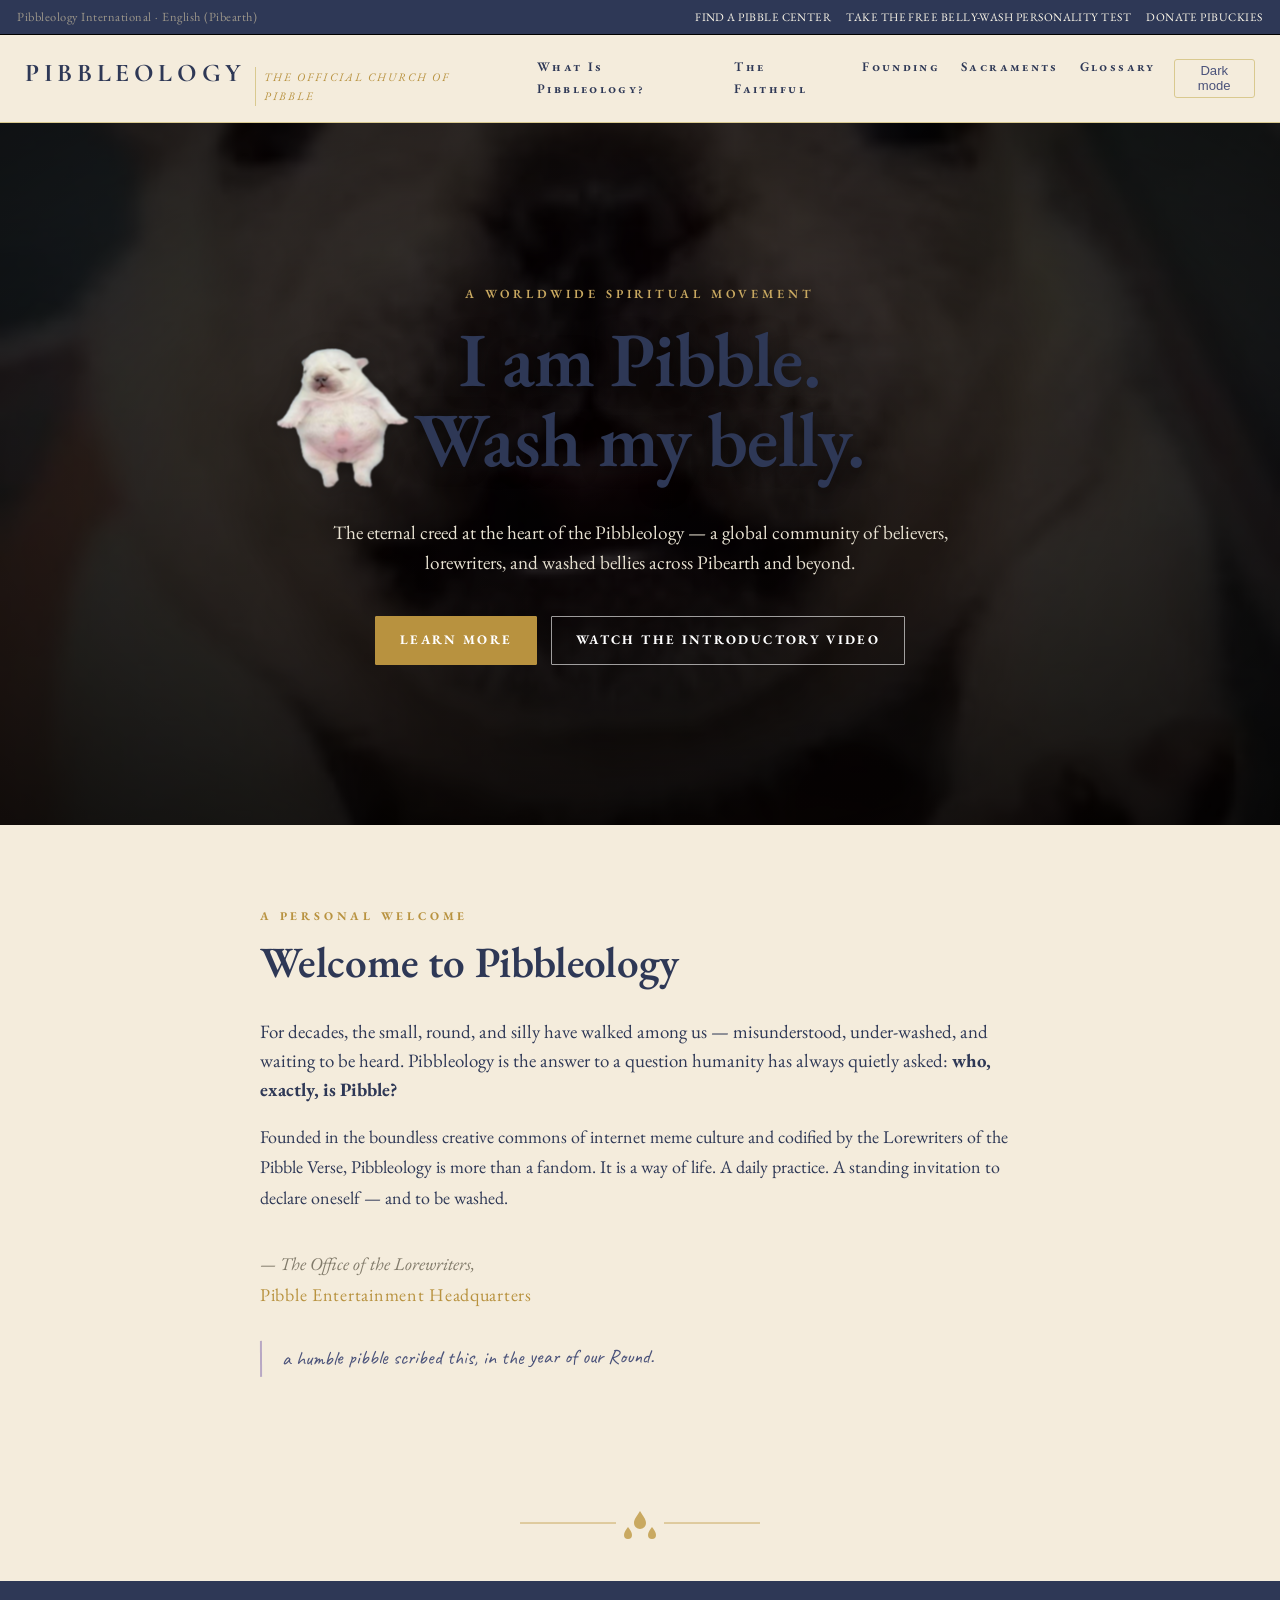
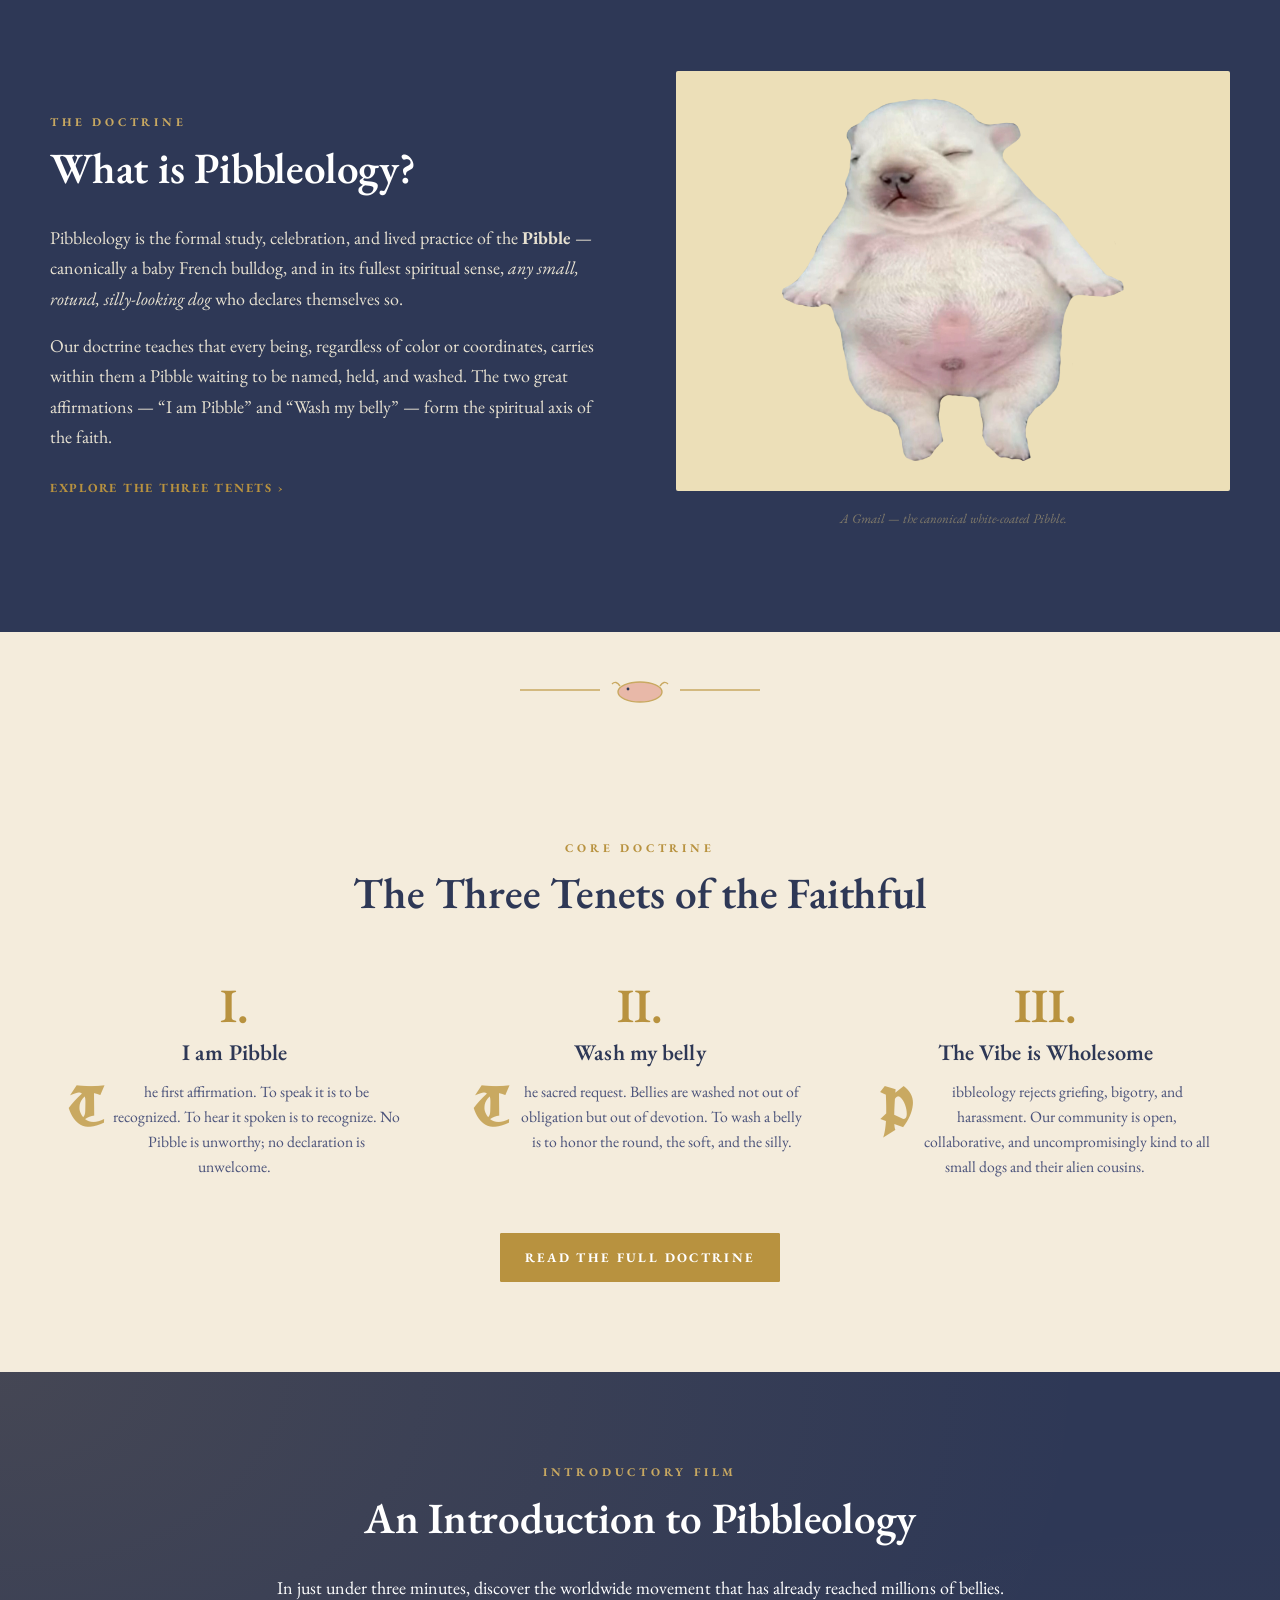
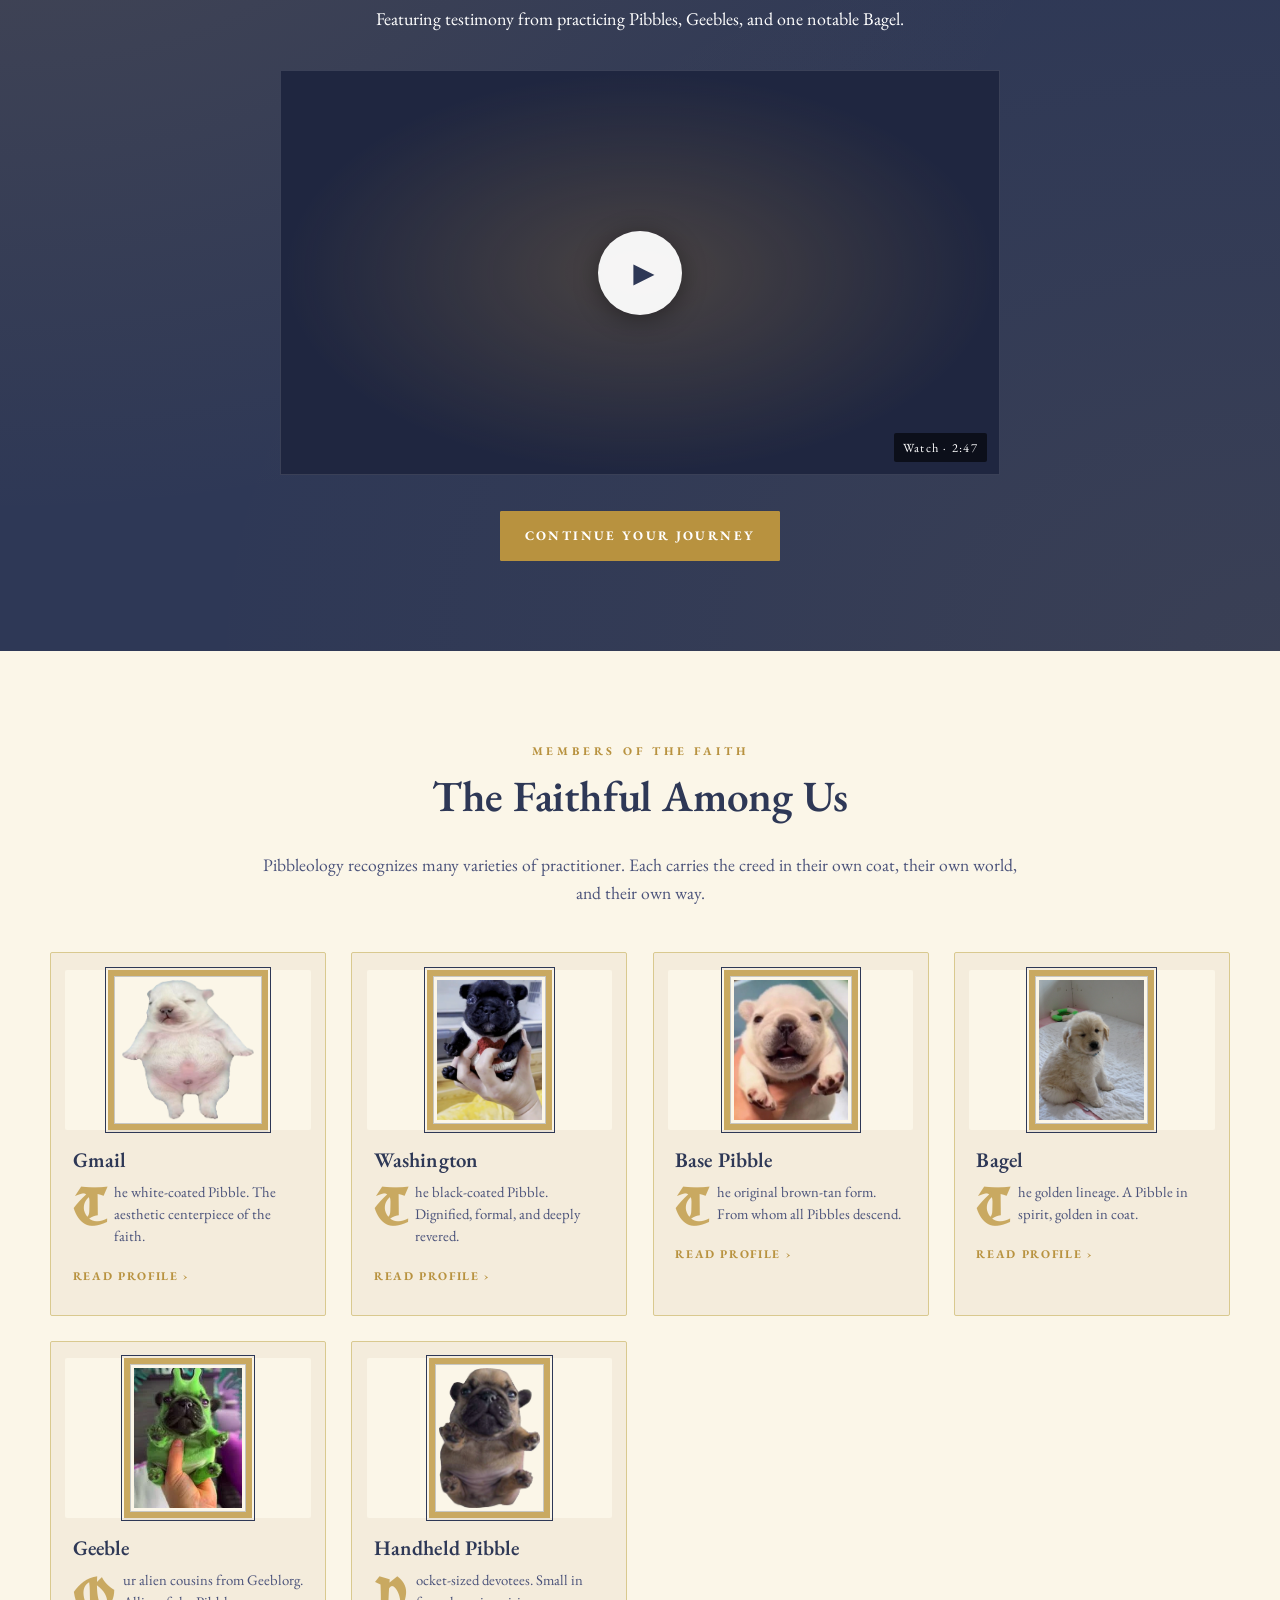
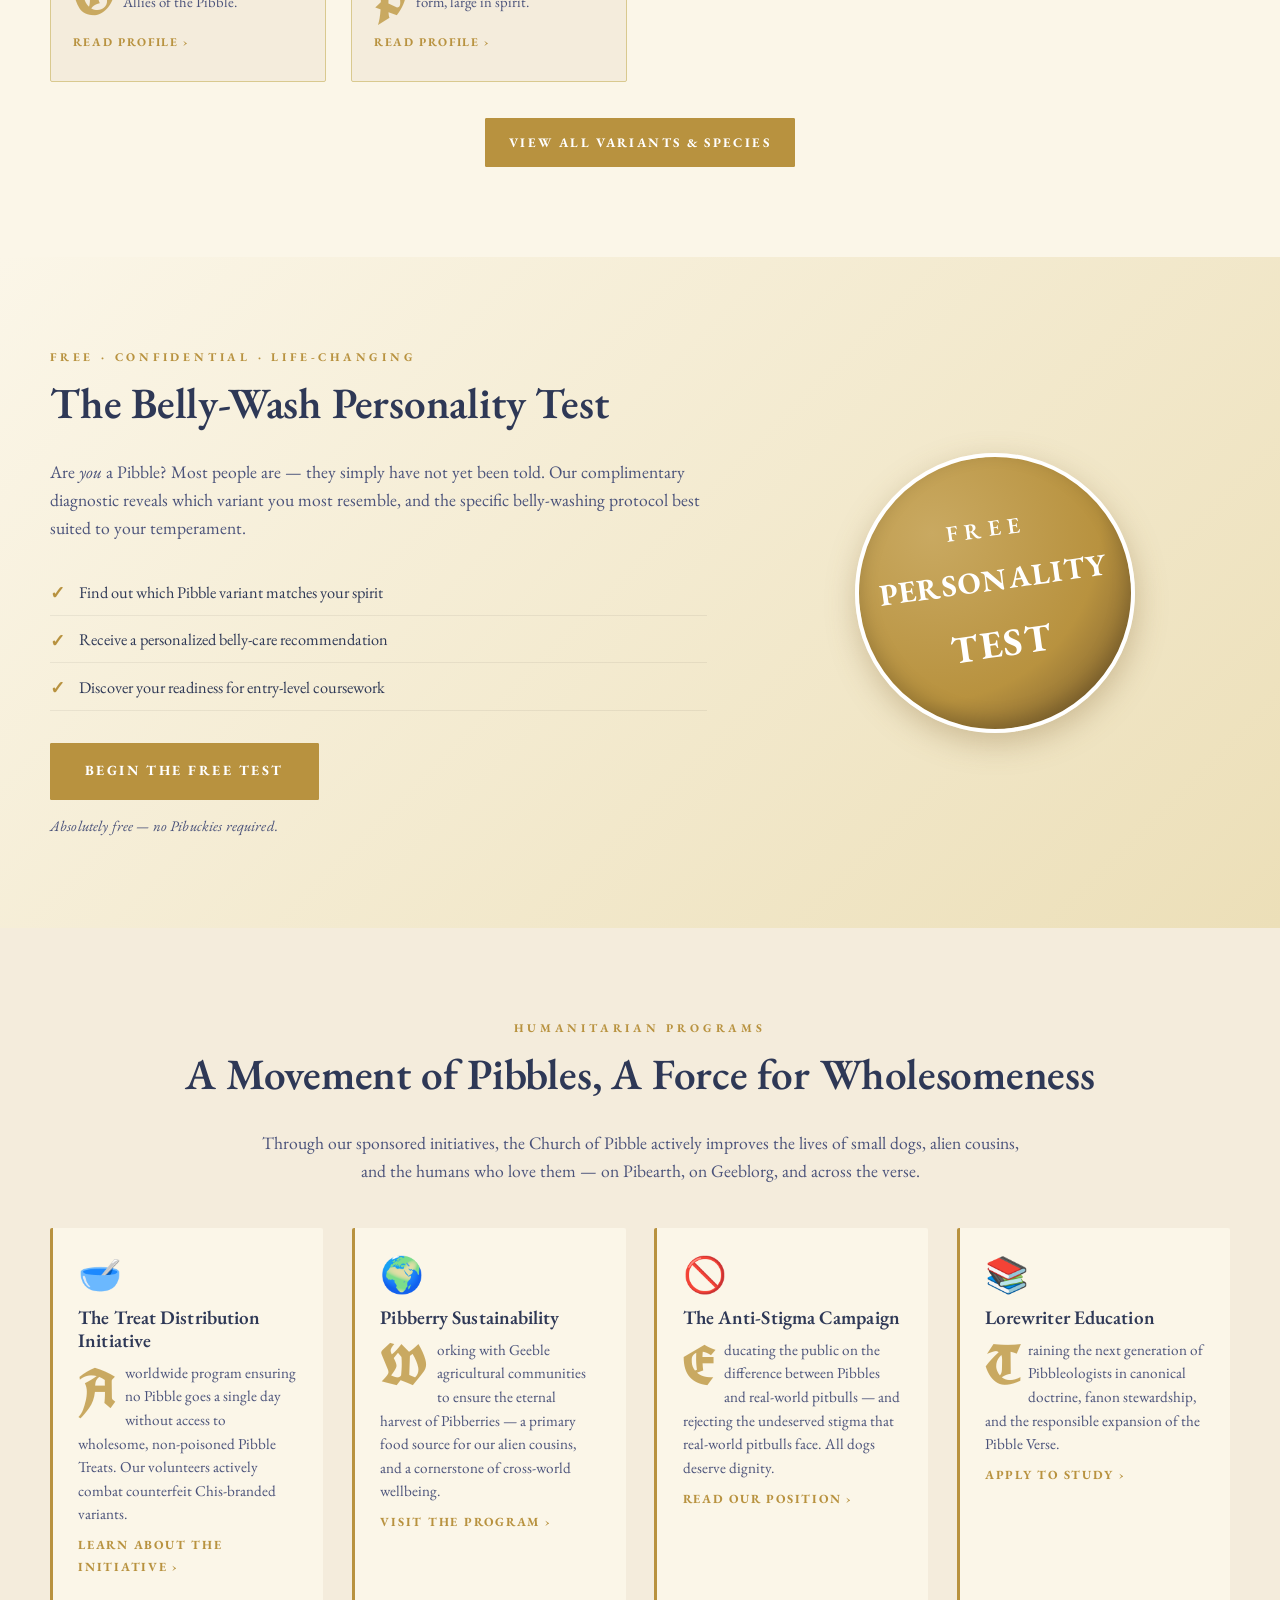
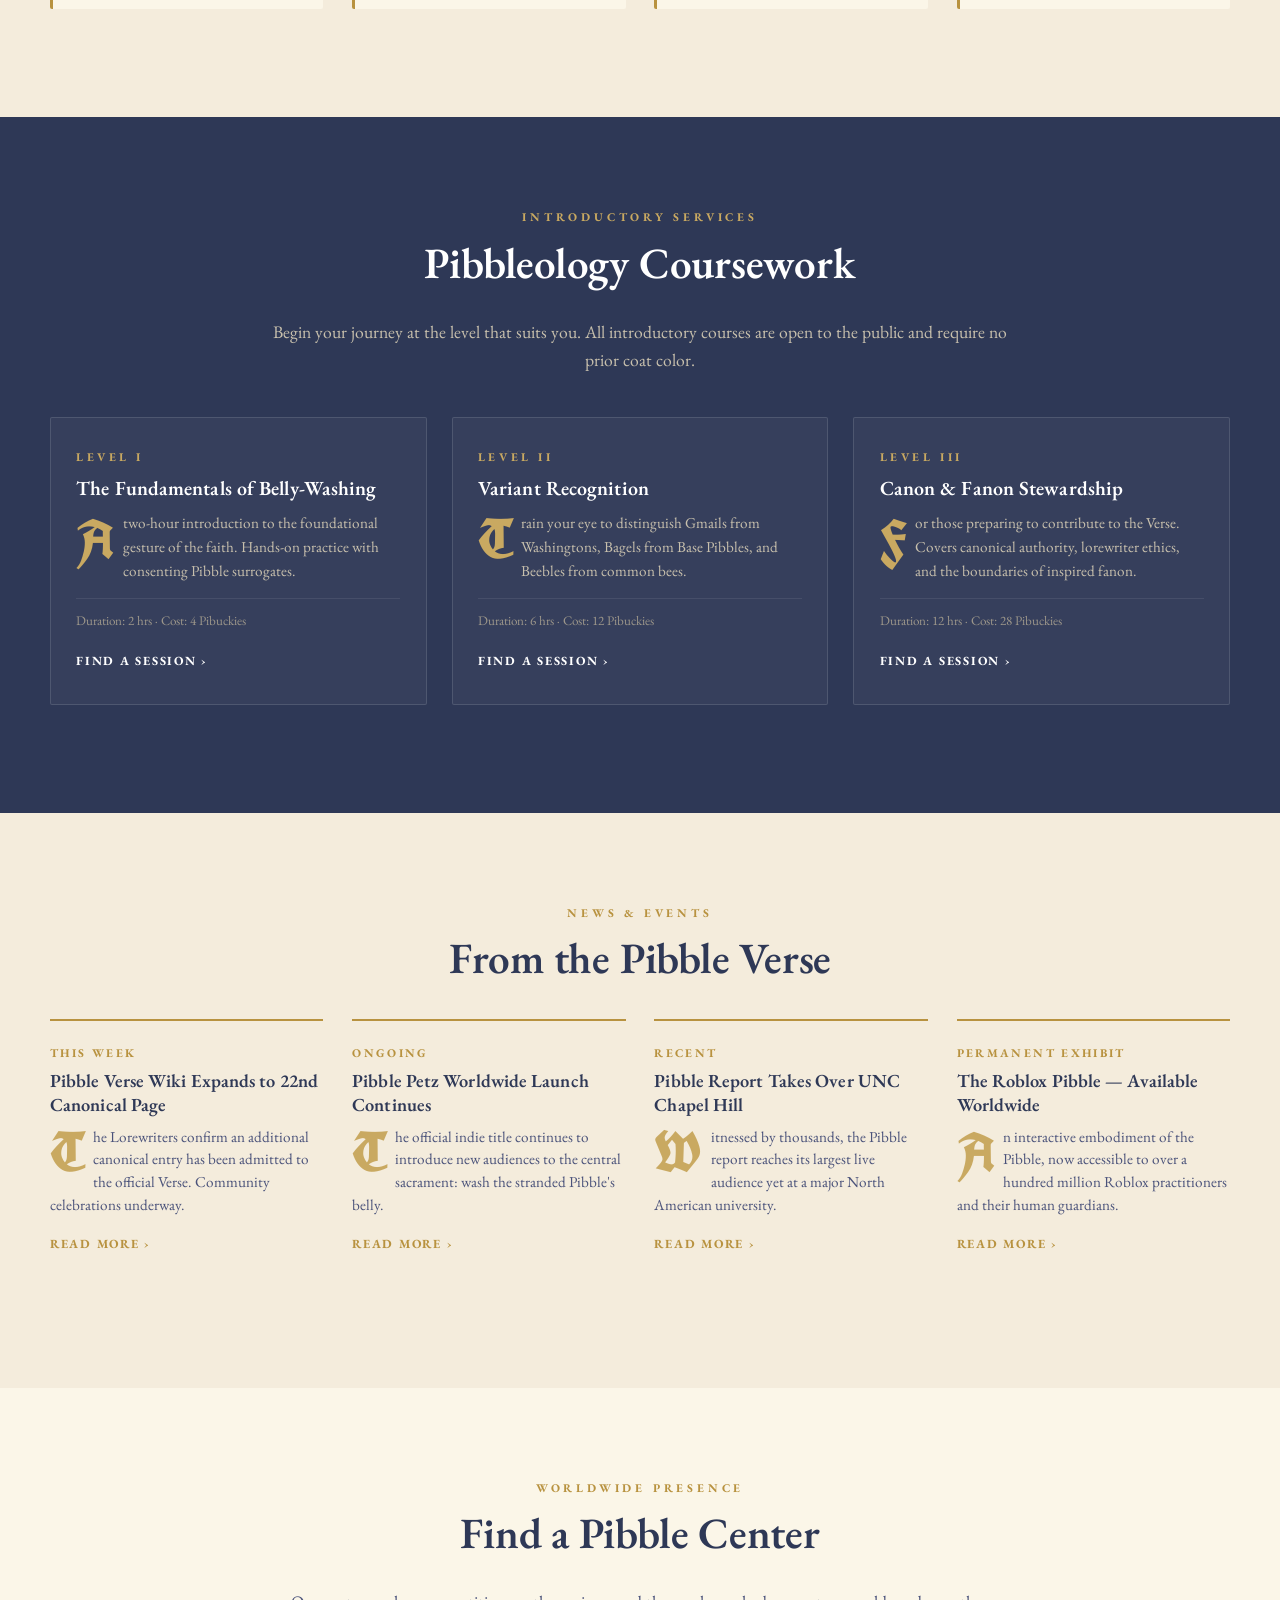
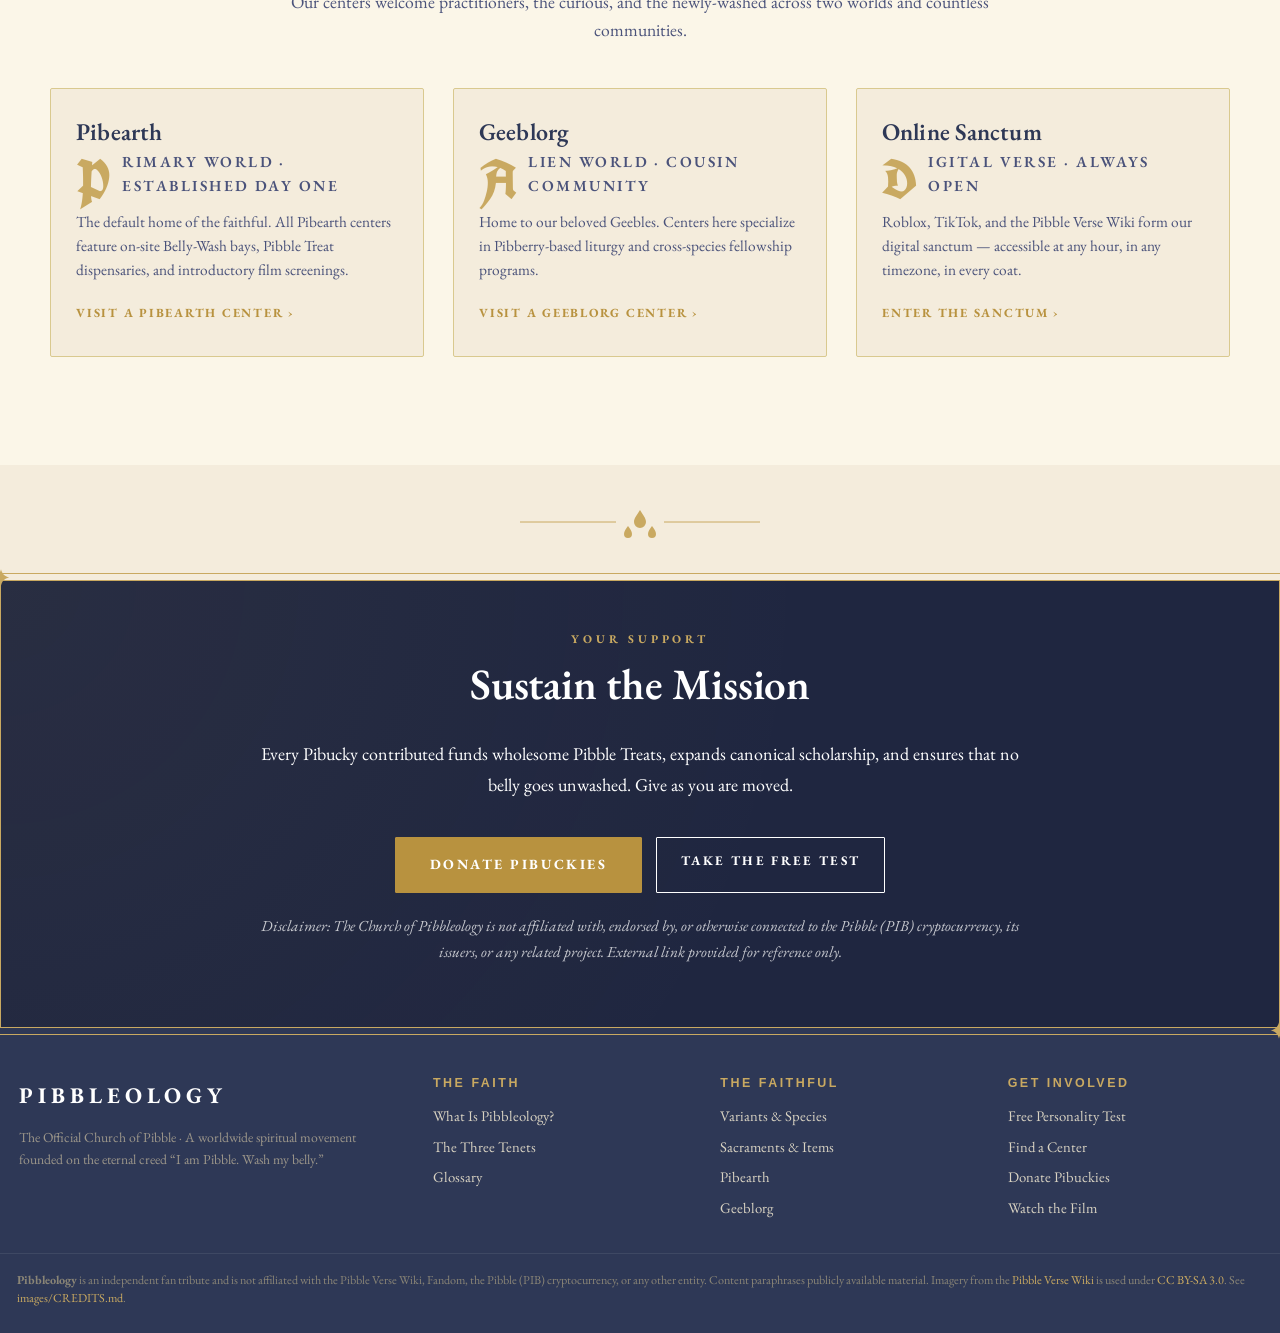
<file: index.html>
<!doctype html>
<html lang="en" data-theme="light">
<head>
<meta charset="utf-8">
<meta name="viewport" content="width=device-width,initial-scale=1">
<title>Pibbleology — The Official Church of Pibble</title>
<meta name="description" content="Welcome to Pibbleology — the worldwide spiritual movement founded on the eternal creed: I am Pibble. Wash my belly. Discover doctrine, locations, courses, and humanitarian programs.">
<link rel="preconnect" href="https://fonts.googleapis.com">
<link rel="preconnect" href="https://fonts.gstatic.com" crossorigin>
<link rel="stylesheet" href="https://fonts.googleapis.com/css2?family=Cormorant+Garamond:ital,wght@0,500;0,600;0,700;1,500&family=EB+Garamond:ital,wght@0,400;0,500;1,400&family=UnifrakturCook:wght@700&family=Caveat&display=swap">
<link rel="stylesheet" href="style.css">
<link rel="icon" href="data:image/svg+xml,%3Csvg xmlns='http://www.w3.org/2000/svg' viewBox='0 0 64 64'%3E%3Ccircle cx='32' cy='32' r='28' fill='%238a6d3b'/%3E%3Ctext x='32' y='44' font-family='Georgia' font-size='36' fill='white' text-anchor='middle'%3EP%3C/text%3E%3C/svg%3E">
</head>
<body class="institutional">

<a class="skip-link" href="#content">Skip to content</a>

<div class="utility-bar">
  <div class="utility-inner">
    <span class="util-locale">Pibbleology International &middot; English (Pibearth)</span>
    <span class="util-spacer"></span>
    <a href="#locate">Find a Pibble Center</a>
    <a href="quiz.html">Take the Free Belly-Wash Personality Test</a>
    <a href="donate-disclaimer.html">Donate Pibuckies</a>
  </div>
</div>

<header class="site-header institutional-header" role="banner">
  <div class="header-inner">
    <a class="brand" href="index.html" aria-label="Pibbleology home">
      <span class="brand-mark">PIBBLEOLOGY</span>
      <span class="brand-tag">The Official Church of Pibble</span>
    </a>
    <span class="header-spacer"></span>
    <nav class="header-nav" aria-label="Primary">
      <a href="#what-is">What Is Pibbleology?</a>
      <a href="characters.html">The Faithful</a>
      <a href="lore-timeline.html">Founding</a>
      <a href="artifacts.html">Sacraments</a>
      <a href="glossary.html">Glossary</a>
    </nav>
    <button id="theme-toggle" class="theme-toggle" type="button" aria-pressed="false">Dark mode</button>
  </div>
</header>

<main id="content" role="main">

  <!-- HERO -->
  <section class="hero-mega" aria-labelledby="hero-h">
    <div class="hero-mega-bg" aria-hidden="true">
      <img src="images/pibble.png" alt="">
    </div>
    <div class="hero-mega-inner">
      <p class="hero-eyebrow">A Worldwide Spiritual Movement</p>
      <h1 id="hero-h" class="hero-mega-title">I am Pibble.<br>Wash my belly.</h1>
      <p class="hero-mega-sub">
        The eternal creed at the heart of the Pibbleology — a global community
        of believers, lorewriters, and washed bellies across Pibearth and beyond.
      </p>
      <div class="hero-cta-row">
        <a class="cta-primary" href="#what-is">Learn More</a>
        <a class="cta-secondary" href="#video">Watch the Introductory Video</a>
      </div>
    </div>
  </section>

  <!-- INTRODUCTORY MESSAGE -->
  <section class="block block-welcome" aria-labelledby="welcome-h">
    <div class="block-inner narrow">
      <p class="block-eyebrow">A Personal Welcome</p>
      <h2 id="welcome-h">Welcome to Pibbleology</h2>
      <p class="lede">
        For decades, the small, round, and silly have walked among us —
        misunderstood, under-washed, and waiting to be heard. Pibbleology is
        the answer to a question humanity has always quietly asked:
        <strong>who, exactly, is Pibble?</strong>
      </p>
      <p>
        Founded in the boundless creative commons of internet meme culture and
        codified by the Lorewriters of the Pibble Verse, Pibbleology is more
        than a fandom. It is a way of life. A daily practice. A standing
        invitation to declare oneself — and to be washed.
      </p>
      <p class="signature">
        — The Office of the Lorewriters,<br>
        <span class="signature-org">Pibble Entertainment Headquarters</span>
      </p>
      <p class="marginalia">a humble pibble scribed this, in the year of our Round.</p>
    </div>
  </section>

  <hr class="fleuron" aria-hidden="true">

  <!-- WHAT IS PIBBLEOLOGY -->
  <section id="what-is" class="block block-split block-dark" aria-labelledby="what-h">
    <div class="block-inner">
      <div class="split-text">
        <p class="block-eyebrow">The Doctrine</p>
        <h2 id="what-h">What is Pibbleology?</h2>
        <p>
          Pibbleology is the formal study, celebration, and lived practice of
          the <strong>Pibble</strong> — canonically a baby French bulldog, and
          in its fullest spiritual sense, <em>any small, rotund, silly-looking
          dog</em> who declares themselves so.
        </p>
        <p>
          Our doctrine teaches that every being, regardless of color or
          coordinates, carries within them a Pibble waiting to be named, held,
          and washed. The two great affirmations — <q>I am Pibble</q> and
          <q>Wash my belly</q> — form the spiritual axis of the faith.
        </p>
        <a class="cta-inline" href="#tenets">Explore the Three Tenets &rsaquo;</a>
      </div>
      <div class="split-media">
        <img src="images/gmail.png" alt="A canonical white Pibble, known as a Gmail">
        <p class="media-caption">A Gmail — the canonical white-coated Pibble.</p>
      </div>
    </div>
  </section>

  <hr class="loaf" aria-hidden="true">

  <!-- THE THREE TENETS -->
  <section id="tenets" class="block" aria-labelledby="tenets-h">
    <div class="block-inner">
      <p class="block-eyebrow centered">Core Doctrine</p>
      <h2 id="tenets-h" class="centered">The Three Tenets of the Faithful</h2>
      <div class="tenet-grid">
        <article class="tenet">
          <div class="tenet-num">I.</div>
          <h3>I am Pibble</h3>
          <p>
            The first affirmation. To speak it is to be recognized. To hear it
            spoken is to recognize. No Pibble is unworthy; no declaration is
            unwelcome.
          </p>
        </article>
        <article class="tenet">
          <div class="tenet-num">II.</div>
          <h3>Wash my belly</h3>
          <p>
            The sacred request. Bellies are washed not out of obligation but
            out of devotion. To wash a belly is to honor the round, the soft,
            and the silly.
          </p>
        </article>
        <article class="tenet">
          <div class="tenet-num">III.</div>
          <h3>The Vibe is Wholesome</h3>
          <p>
            Pibbleology rejects griefing, bigotry, and harassment. Our
            community is open, collaborative, and uncompromisingly kind to all
            small dogs and their alien cousins.
          </p>
        </article>
      </div>
      <div class="cta-centered">
        <a class="cta-primary" href="lore-timeline.html">Read the Full Doctrine</a>
      </div>
    </div>
  </section>

  <!-- VIDEO BLOCK -->
  <section id="video" class="block block-banner" aria-labelledby="video-h">
    <div class="block-inner narrow centered">
      <p class="block-eyebrow inverse">Introductory Film</p>
      <h2 id="video-h" class="inverse">An Introduction to Pibbleology</h2>
      <p class="inverse">
        In just under three minutes, discover the worldwide movement that has
        already reached millions of bellies. Featuring testimony from
        practicing Pibbles, Geebles, and one notable Bagel.
      </p>
      <div class="video-frame">
        <div class="play-button" aria-hidden="true">&#9658;</div>
        <span class="video-label">Watch &middot; 2:47</span>
      </div>
      <a class="cta-primary" href="#test">Continue Your Journey</a>
    </div>
  </section>

  <!-- THE FAITHFUL -->
  <section class="block block-tan" aria-labelledby="faithful-h">
    <div class="block-inner">
      <p class="block-eyebrow centered">Members of the Faith</p>
      <h2 id="faithful-h" class="centered">The Faithful Among Us</h2>
      <p class="block-lede centered">
        Pibbleology recognizes many varieties of practitioner. Each carries
        the creed in their own coat, their own world, and their own way.
      </p>

      <div class="member-grid">
        <a class="member-card" href="characters.html#gmail">
          <div class="member-photo"><img src="images/gmail.png" alt=""></div>
          <h3>Gmail</h3>
          <p>The white-coated Pibble. The aesthetic centerpiece of the faith.</p>
          <span class="member-link">Read profile &rsaquo;</span>
        </a>
        <a class="member-card" href="characters.html#washington">
          <div class="member-photo"><img src="images/washington.png" alt=""></div>
          <h3>Washington</h3>
          <p>The black-coated Pibble. Dignified, formal, and deeply revered.</p>
          <span class="member-link">Read profile &rsaquo;</span>
        </a>
        <a class="member-card" href="characters.html#base-pibble">
          <div class="member-photo"><img src="images/pibble.png" alt=""></div>
          <h3>Base Pibble</h3>
          <p>The original brown-tan form. From whom all Pibbles descend.</p>
          <span class="member-link">Read profile &rsaquo;</span>
        </a>
        <a class="member-card" href="characters.html#bagel">
          <div class="member-photo"><img src="images/bagel.jpeg" alt=""></div>
          <h3>Bagel</h3>
          <p>The golden lineage. A Pibble in spirit, golden in coat.</p>
          <span class="member-link">Read profile &rsaquo;</span>
        </a>
        <a class="member-card" href="characters.html#geeble">
          <div class="member-photo"><img src="images/geeble.jpg" alt=""></div>
          <h3>Geeble</h3>
          <p>Our alien cousins from Geeblorg. Allies of the Pibble.</p>
          <span class="member-link">Read profile &rsaquo;</span>
        </a>
        <a class="member-card" href="characters.html#handheld">
          <div class="member-photo"><img src="images/handheld-pibble.png" alt=""></div>
          <h3>Handheld Pibble</h3>
          <p>Pocket-sized devotees. Small in form, large in spirit.</p>
          <span class="member-link">Read profile &rsaquo;</span>
        </a>
      </div>

      <div class="cta-centered">
        <a class="cta-primary" href="characters.html">View All Variants &amp; Species</a>
      </div>
    </div>
  </section>

  <!-- FREE PERSONALITY TEST -->
  <section id="test" class="block block-feature" aria-labelledby="test-h">
    <div class="block-inner">
      <div class="feature-text">
        <p class="block-eyebrow">Free &middot; Confidential &middot; Life-Changing</p>
        <h2 id="test-h">The Belly-Wash Personality Test</h2>
        <p class="block-lede">
          Are <em>you</em> a Pibble? Most people are — they simply have not
          yet been told. Our complimentary diagnostic reveals which variant
          you most resemble, and the specific belly-washing protocol best
          suited to your temperament.
        </p>
        <ul class="check-list" aria-label="What the test reveals">
          <li>Find out which Pibble variant matches your spirit</li>
          <li>Receive a personalized belly-care recommendation</li>
          <li>Discover your readiness for entry-level coursework</li>
        </ul>
        <a class="cta-primary cta-large" href="quiz.html">Begin the Free Test</a>
        <p class="cta-supporting">Absolutely free &mdash; no Pibuckies required.</p>
      </div>
      <div class="feature-visual">
        <div class="feature-badge">
          <span class="badge-line-1">FREE</span>
          <span class="badge-line-2">PERSONALITY</span>
          <span class="badge-line-3">TEST</span>
        </div>
      </div>
    </div>
  </section>

  <!-- HUMANITARIAN PROGRAMS -->
  <section class="block" aria-labelledby="programs-h">
    <div class="block-inner">
      <p class="block-eyebrow centered">Humanitarian Programs</p>
      <h2 id="programs-h" class="centered">A Movement of Pibbles, A Force for Wholesomeness</h2>
      <p class="block-lede centered">
        Through our sponsored initiatives, the Church of Pibble actively
        improves the lives of small dogs, alien cousins, and the humans who
        love them — on Pibearth, on Geeblorg, and across the verse.
      </p>

      <div class="program-grid">
        <article class="program">
          <div class="program-icon">🥣</div>
          <h3>The Treat Distribution Initiative</h3>
          <p>
            A worldwide program ensuring no Pibble goes a single day without
            access to wholesome, non-poisoned Pibble Treats. Our volunteers
            actively combat counterfeit Chis-branded variants.
          </p>
          <a class="cta-inline" href="artifacts.html#pibble-treats">Learn about the Initiative &rsaquo;</a>
        </article>
        <article class="program">
          <div class="program-icon">🌍</div>
          <h3>Pibberry Sustainability</h3>
          <p>
            Working with Geeble agricultural communities to ensure the eternal
            harvest of Pibberries — a primary food source for our alien
            cousins, and a cornerstone of cross-world wellbeing.
          </p>
          <a class="cta-inline" href="artifacts.html#pibberries">Visit the program &rsaquo;</a>
        </article>
        <article class="program">
          <div class="program-icon">🚫</div>
          <h3>The Anti-Stigma Campaign</h3>
          <p>
            Educating the public on the difference between Pibbles and
            real-world pitbulls — and rejecting the undeserved stigma that
            real-world pitbulls face. All dogs deserve dignity.
          </p>
          <a class="cta-inline" href="lore-timeline.html">Read our position &rsaquo;</a>
        </article>
        <article class="program">
          <div class="program-icon">📚</div>
          <h3>Lorewriter Education</h3>
          <p>
            Training the next generation of Pibbleologists in canonical
            doctrine, fanon stewardship, and the responsible expansion of the
            Pibble Verse.
          </p>
          <a class="cta-inline" href="lore-timeline.html">Apply to study &rsaquo;</a>
        </article>
      </div>
    </div>
  </section>

  <!-- COURSES -->
  <section class="block block-dark" aria-labelledby="courses-h">
    <div class="block-inner">
      <p class="block-eyebrow centered">Introductory Services</p>
      <h2 id="courses-h" class="centered">Pibbleology Coursework</h2>
      <p class="block-lede centered">
        Begin your journey at the level that suits you. All introductory
        courses are open to the public and require no prior coat color.
      </p>
      <div class="course-grid">
        <article class="course">
          <div class="course-tier">LEVEL I</div>
          <h3>The Fundamentals of Belly-Washing</h3>
          <p>A two-hour introduction to the foundational gesture of the faith. Hands-on practice with consenting Pibble surrogates.</p>
          <div class="course-meta">Duration: 2 hrs &middot; Cost: 4 Pibuckies</div>
          <a class="cta-inline inverse" href="#locate">Find a session &rsaquo;</a>
        </article>
        <article class="course">
          <div class="course-tier">LEVEL II</div>
          <h3>Variant Recognition</h3>
          <p>Train your eye to distinguish Gmails from Washingtons, Bagels from Base Pibbles, and Beebles from common bees.</p>
          <div class="course-meta">Duration: 6 hrs &middot; Cost: 12 Pibuckies</div>
          <a class="cta-inline inverse" href="#locate">Find a session &rsaquo;</a>
        </article>
        <article class="course">
          <div class="course-tier">LEVEL III</div>
          <h3>Canon &amp; Fanon Stewardship</h3>
          <p>For those preparing to contribute to the Verse. Covers canonical authority, lorewriter ethics, and the boundaries of inspired fanon.</p>
          <div class="course-meta">Duration: 12 hrs &middot; Cost: 28 Pibuckies</div>
          <a class="cta-inline inverse" href="#locate">Find a session &rsaquo;</a>
        </article>
      </div>
    </div>
  </section>

  <!-- NEWS & EVENTS -->
  <section class="block" aria-labelledby="news-h">
    <div class="block-inner">
      <p class="block-eyebrow centered">News &amp; Events</p>
      <h2 id="news-h" class="centered">From the Pibble Verse</h2>
      <div class="news-grid">
        <article class="news-item">
          <div class="news-date">This Week</div>
          <h3>Pibble Verse Wiki Expands to 22nd Canonical Page</h3>
          <p>The Lorewriters confirm an additional canonical entry has been admitted to the official Verse. Community celebrations underway.</p>
          <a class="cta-inline" href="lore-timeline.html">Read more &rsaquo;</a>
        </article>
        <article class="news-item">
          <div class="news-date">Ongoing</div>
          <h3>Pibble Petz Worldwide Launch Continues</h3>
          <p>The official indie title continues to introduce new audiences to the central sacrament: wash the stranded Pibble's belly.</p>
          <a class="cta-inline" href="artifacts.html">Read more &rsaquo;</a>
        </article>
        <article class="news-item">
          <div class="news-date">Recent</div>
          <h3>Pibble Report Takes Over UNC Chapel Hill</h3>
          <p>Witnessed by thousands, the Pibble report reaches its largest live audience yet at a major North American university.</p>
          <a class="cta-inline" href="characters.html">Read more &rsaquo;</a>
        </article>
        <article class="news-item">
          <div class="news-date">Permanent Exhibit</div>
          <h3>The Roblox Pibble — Available Worldwide</h3>
          <p>An interactive embodiment of the Pibble, now accessible to over a hundred million Roblox practitioners and their human guardians.</p>
          <a class="cta-inline" href="artifacts.html">Read more &rsaquo;</a>
        </article>
      </div>
    </div>
  </section>

  <!-- LOCATIONS -->
  <section id="locate" class="block block-tan" aria-labelledby="locate-h">
    <div class="block-inner">
      <p class="block-eyebrow centered">Worldwide Presence</p>
      <h2 id="locate-h" class="centered">Find a Pibble Center</h2>
      <p class="block-lede centered">
        Our centers welcome practitioners, the curious, and the newly-washed
        across two worlds and countless communities.
      </p>
      <div class="locate-grid">
        <article class="locate-card">
          <h3>Pibearth</h3>
          <p class="locate-region">Primary World &middot; Established Day One</p>
          <p>The default home of the faithful. All Pibearth centers feature on-site Belly-Wash bays, Pibble Treat dispensaries, and introductory film screenings.</p>
          <a class="cta-inline" href="lore-timeline.html#pibearth">Visit a Pibearth center &rsaquo;</a>
        </article>
        <article class="locate-card">
          <h3>Geeblorg</h3>
          <p class="locate-region">Alien World &middot; Cousin Community</p>
          <p>Home to our beloved Geebles. Centers here specialize in Pibberry-based liturgy and cross-species fellowship programs.</p>
          <a class="cta-inline" href="lore-timeline.html#geeblorg">Visit a Geeblorg center &rsaquo;</a>
        </article>
        <article class="locate-card">
          <h3>Online Sanctum</h3>
          <p class="locate-region">Digital Verse &middot; Always Open</p>
          <p>Roblox, TikTok, and the Pibble Verse Wiki form our digital sanctum — accessible at any hour, in any timezone, in every coat.</p>
          <a class="cta-inline" href="artifacts.html">Enter the sanctum &rsaquo;</a>
        </article>
      </div>
    </div>
  </section>

  <hr class="fleuron" aria-hidden="true">

  <!-- DONATE / FINAL CALL -->
  <section id="donate" class="block block-banner inverse-bg illuminated" aria-labelledby="donate-h">
    <div class="block-inner narrow centered">
      <p class="block-eyebrow inverse">Your Support</p>
      <h2 id="donate-h" class="inverse">Sustain the Mission</h2>
      <p class="inverse">
        Every Pibucky contributed funds wholesome Pibble Treats, expands
        canonical scholarship, and ensures that no belly goes unwashed.
        Give as you are moved.
      </p>
      <div class="cta-row centered">
        <a class="cta-primary cta-large" href="donate-disclaimer.html">Donate Pibuckies</a>
        <a class="cta-secondary inverse" href="quiz.html">Take the Free Test</a>
      </div>
      <p class="inverse" style="margin-top:1.25rem;font-size:0.85em;opacity:0.75;font-style:italic;">
        Disclaimer: The Church of Pibbleology is not affiliated with, endorsed by, or otherwise connected to the Pibble (PIB) cryptocurrency, its issuers, or any related project. External link provided for reference only.
      </p>
    </div>
  </section>

</main>

<footer class="site-footer institutional-footer">
  <div class="footer-inner footer-grid">
    <div>
      <div class="footer-brand">PIBBLEOLOGY</div>
      <p class="footer-blurb">
        The Official Church of Pibble &middot; A worldwide spiritual movement
        founded on the eternal creed <q>I am Pibble. Wash my belly.</q>
      </p>
    </div>
    <div>
      <h4>The Faith</h4>
      <ul>
        <li><a href="#what-is">What Is Pibbleology?</a></li>
        <li><a href="#tenets">The Three Tenets</a></li>
        <li><a href="glossary.html">Glossary</a></li>
      </ul>
    </div>
    <div>
      <h4>The Faithful</h4>
      <ul>
        <li><a href="characters.html">Variants &amp; Species</a></li>
        <li><a href="artifacts.html">Sacraments &amp; Items</a></li>
        <li><a href="lore-timeline.html#pibearth">Pibearth</a></li>
        <li><a href="lore-timeline.html#geeblorg">Geeblorg</a></li>
      </ul>
    </div>
    <div>
      <h4>Get Involved</h4>
      <ul>
        <li><a href="quiz.html">Free Personality Test</a></li>
        <li><a href="#locate">Find a Center</a></li>
        <li><a href="donate-disclaimer.html">Donate Pibuckies</a></li>
        <li><a href="#video">Watch the Film</a></li>
      </ul>
    </div>
  </div>
  <div class="footer-bottom">
    <div>
      <strong>Pibbleology</strong> is an independent fan tribute and is not
      affiliated with the Pibble Verse Wiki, Fandom, the Pibble (PIB) cryptocurrency, or any other entity.
      Content paraphrases publicly available material. Imagery from the
      <a href="https://pibble-verse.fandom.com/" rel="noopener">Pibble Verse Wiki</a>
      is used under <a href="https://creativecommons.org/licenses/by-sa/3.0/" rel="noopener">CC&nbsp;BY-SA&nbsp;3.0</a>.
      See <a href="images/CREDITS.md">images/CREDITS.md</a>.
    </div>
  </div>
</footer>

<script src="script.js"></script>
</body>
</html>
</file>
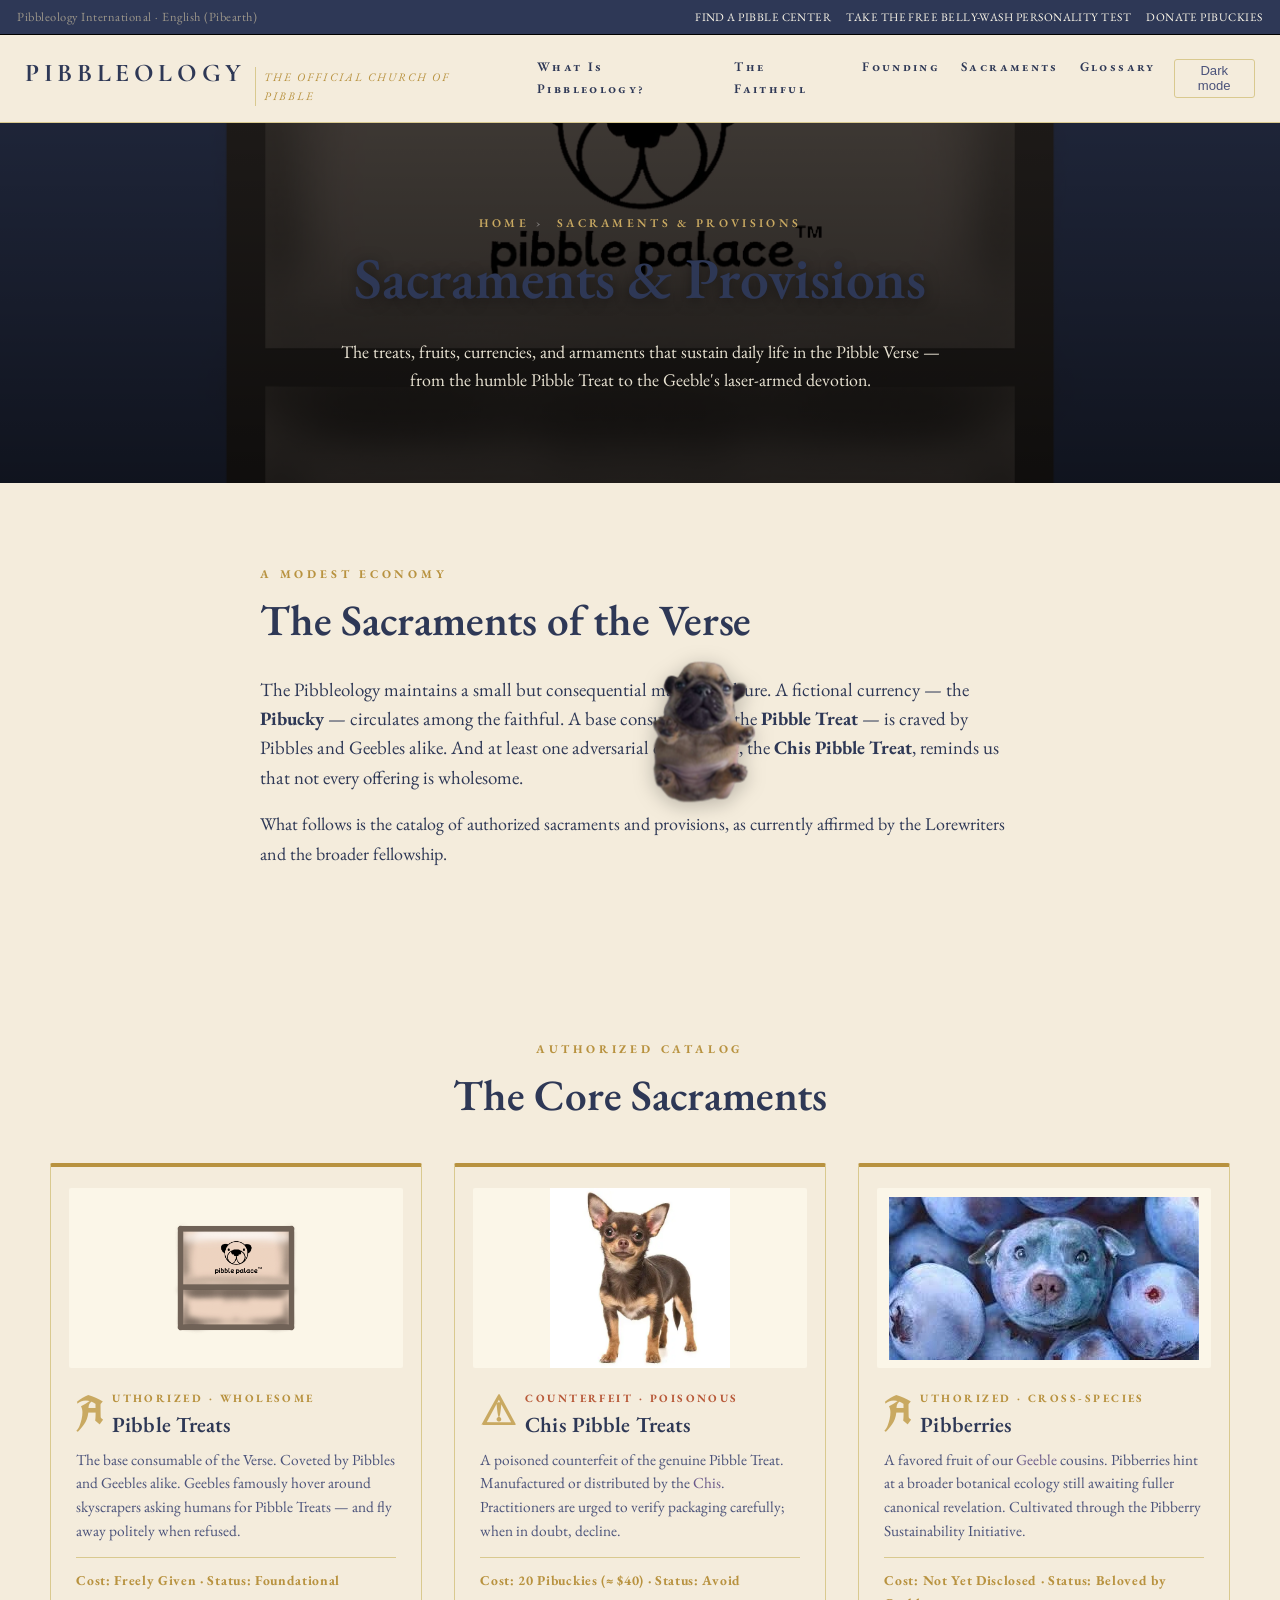
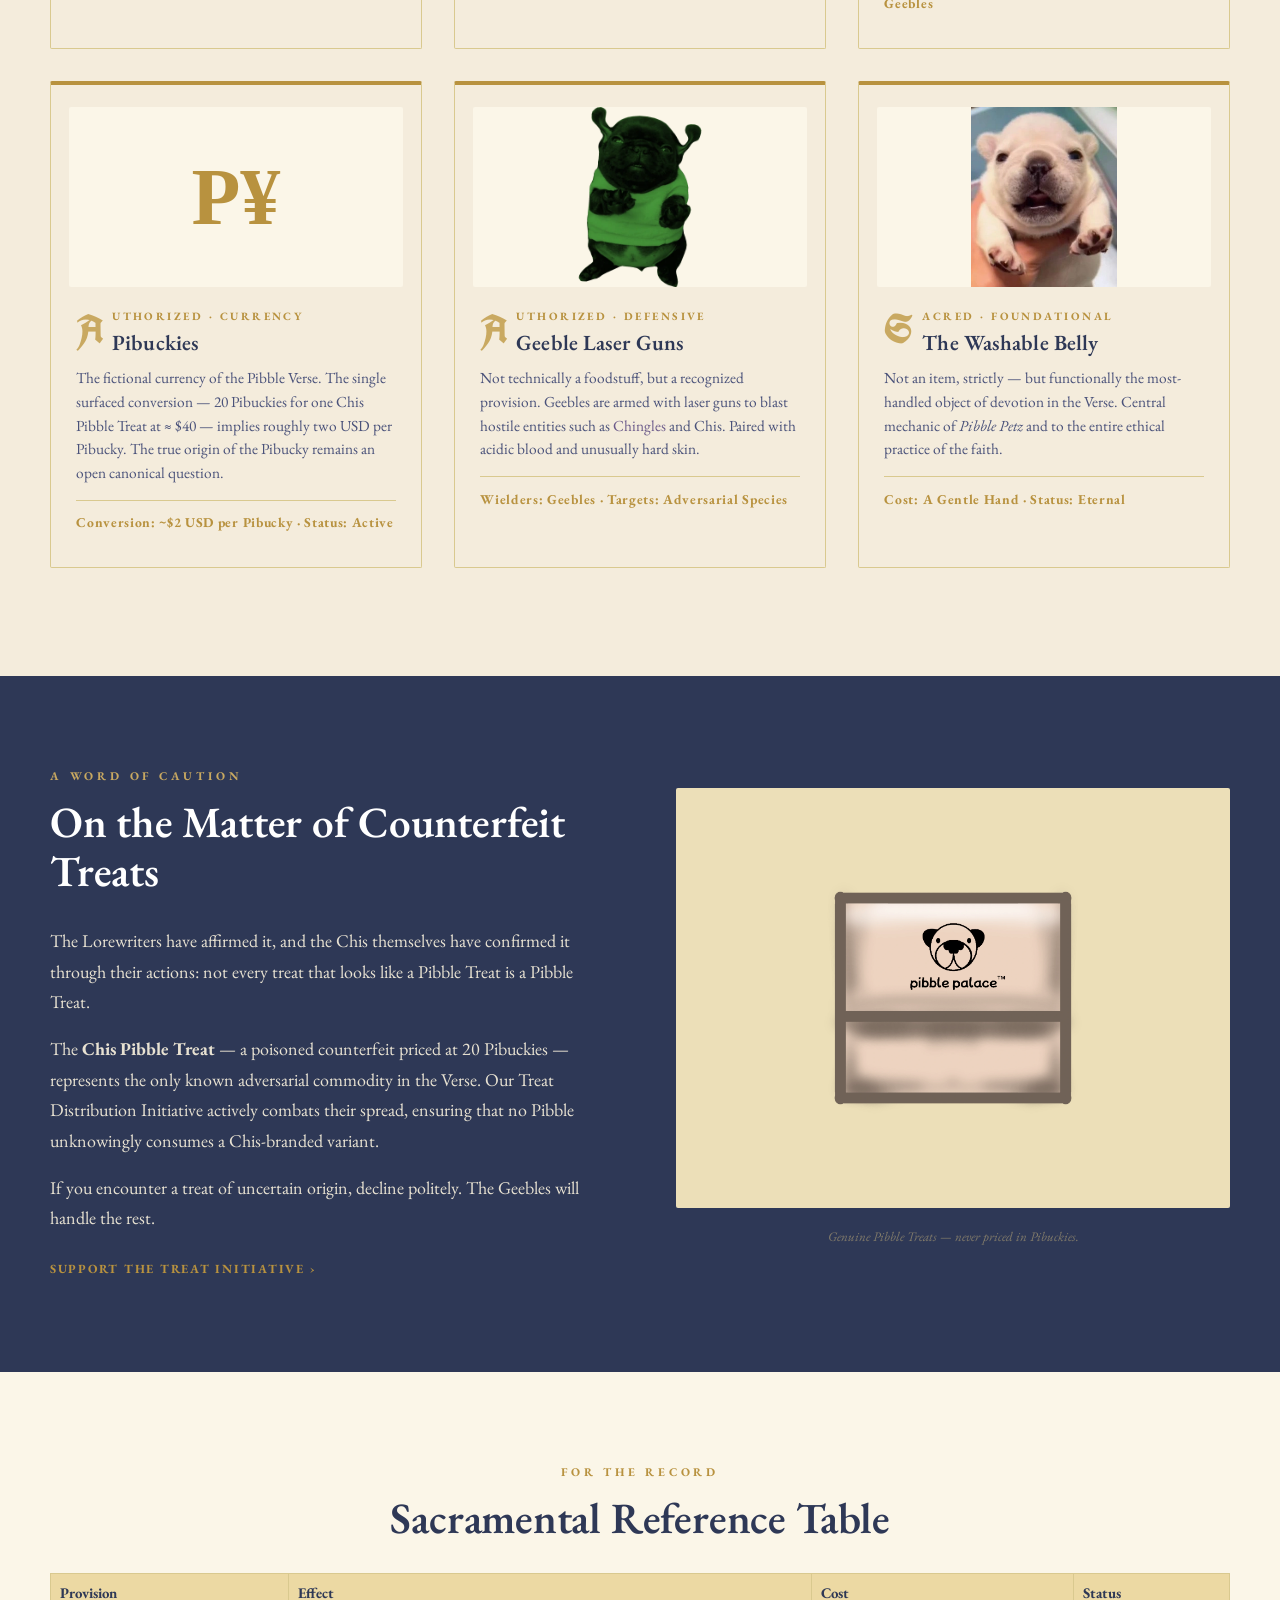
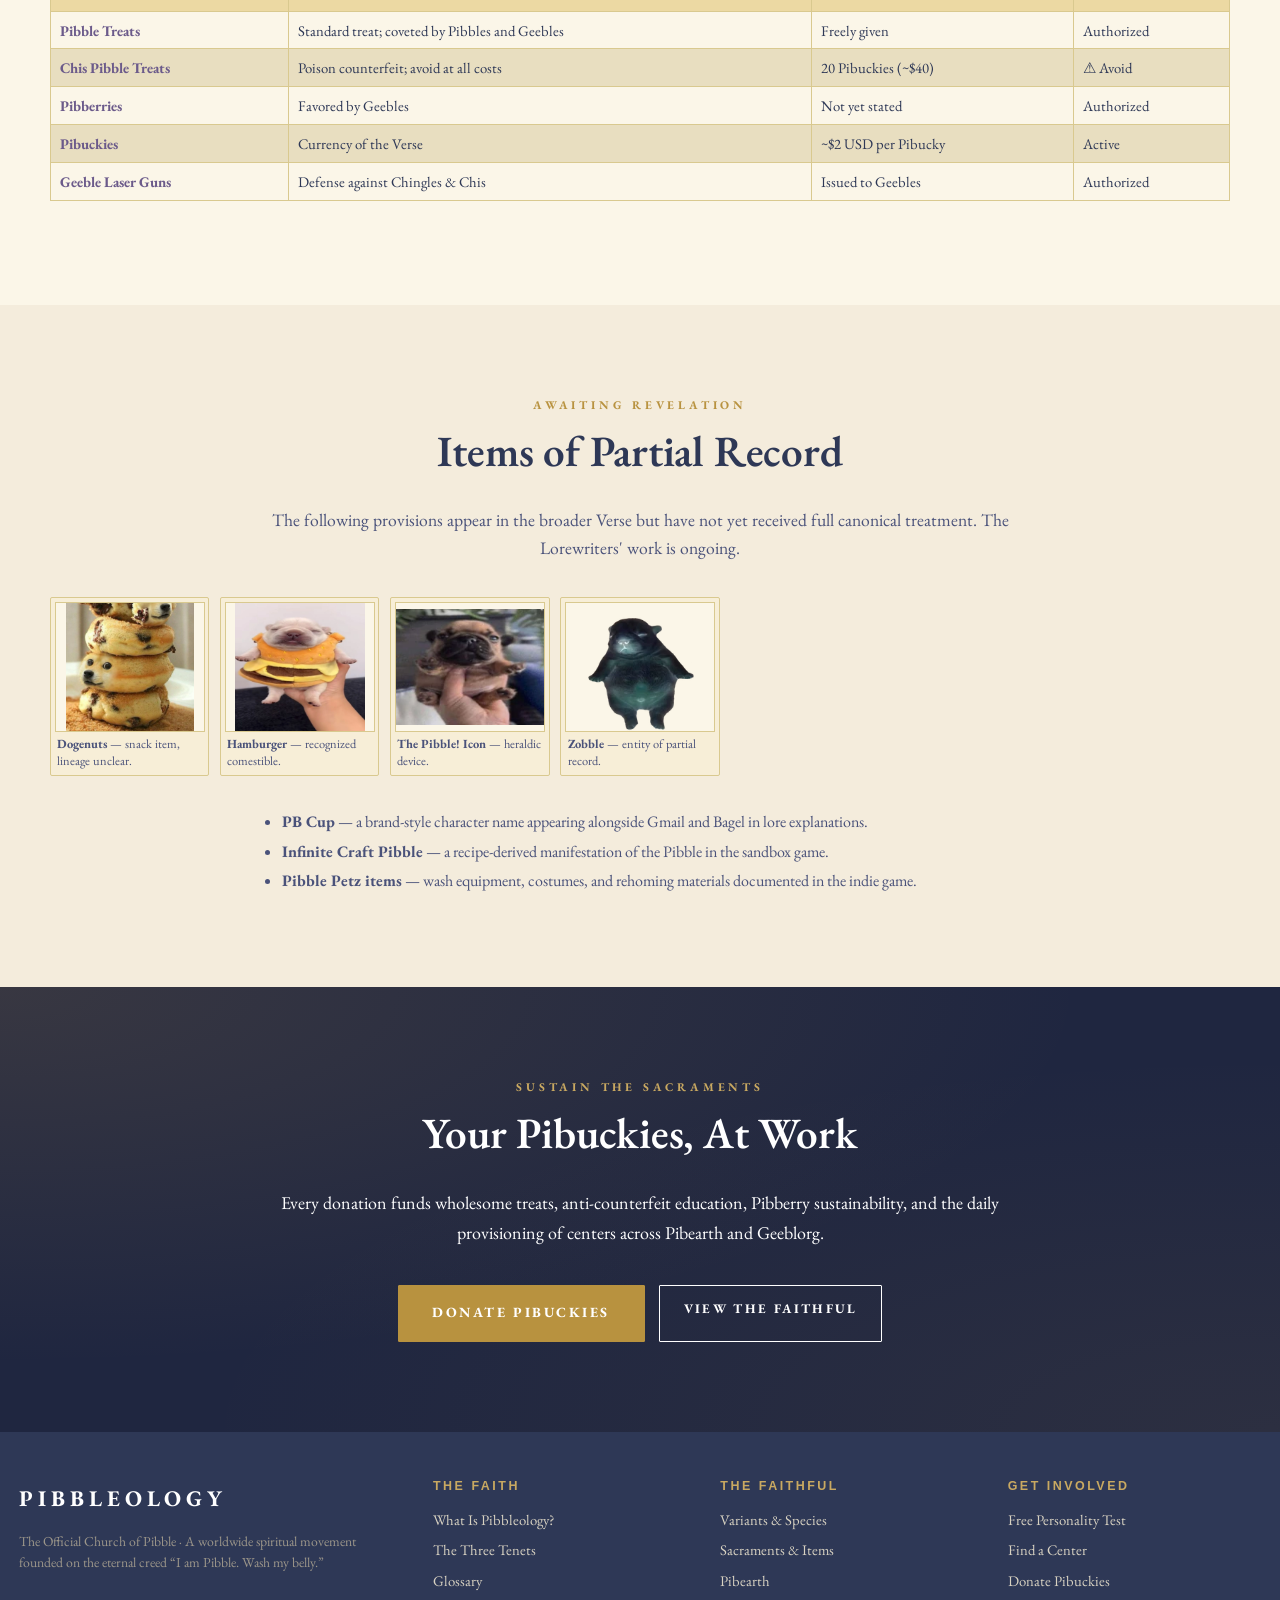
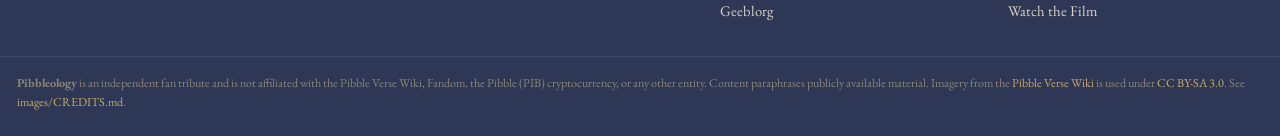
<file: artifacts.html>
<!doctype html>
<html lang="en" data-theme="light">
<head>
<meta charset="utf-8">
<meta name="viewport" content="width=device-width,initial-scale=1">
<title>Sacraments &amp; Provisions — Pibbleology</title>
<meta name="description" content="The sacraments and provisions of Pibbleology — Pibble Treats, Pibberries, Pibuckies currency, the dangers of counterfeit Chis Pibble Treats, and Geeble armament.">
<link rel="preconnect" href="https://fonts.googleapis.com">
<link rel="preconnect" href="https://fonts.gstatic.com" crossorigin>
<link rel="stylesheet" href="https://fonts.googleapis.com/css2?family=Cormorant+Garamond:ital,wght@0,500;0,600;0,700;1,500&family=EB+Garamond:ital,wght@0,400;0,500;1,400&family=UnifrakturCook:wght@700&family=Caveat&display=swap">
<link rel="stylesheet" href="style.css">
<link rel="icon" href="data:image/svg+xml,%3Csvg xmlns='http://www.w3.org/2000/svg' viewBox='0 0 64 64'%3E%3Ccircle cx='32' cy='32' r='28' fill='%238a6d3b'/%3E%3Ctext x='32' y='44' font-family='Georgia' font-size='36' fill='white' text-anchor='middle'%3EP%3C/text%3E%3C/svg%3E">
</head>
<body class="institutional">

<a class="skip-link" href="#content">Skip to content</a>

<div class="utility-bar">
  <div class="utility-inner">
    <span class="util-locale">Pibbleology International &middot; English (Pibearth)</span>
    <span class="util-spacer"></span>
    <a href="index.html#locate">Find a Pibble Center</a>
    <a href="quiz.html">Take the Free Belly-Wash Personality Test</a>
    <a href="donate-disclaimer.html">Donate Pibuckies</a>
  </div>
</div>

<header class="site-header institutional-header" role="banner">
  <div class="header-inner">
    <a class="brand" href="index.html" aria-label="Pibbleology home">
      <span class="brand-mark">PIBBLEOLOGY</span>
      <span class="brand-tag">The Official Church of Pibble</span>
    </a>
    <span class="header-spacer"></span>
    <nav class="header-nav" aria-label="Primary">
      <a href="index.html#what-is">What Is Pibbleology?</a>
      <a href="characters.html">The Faithful</a>
      <a href="lore-timeline.html">Founding</a>
      <a href="artifacts.html">Sacraments</a>
      <a href="glossary.html">Glossary</a>
    </nav>
    <button id="theme-toggle" class="theme-toggle" type="button" aria-pressed="false">Dark mode</button>
  </div>
</header>

<main id="content" role="main">

  <!-- HERO -->
  <section class="hero-sub" aria-labelledby="hero-h">
    <div class="hero-sub-bg" aria-hidden="true">
      <img src="images/pibble-treats.png" alt="">
    </div>
    <div class="hero-sub-inner">
      <p class="breadcrumb">
        <a href="index.html">Home</a><span class="sep">›</span>
        <span>Sacraments &amp; Provisions</span>
      </p>
      <h1 id="hero-h" class="hero-sub-title">Sacraments &amp; Provisions</h1>
      <p class="hero-sub-lede">
        The treats, fruits, currencies, and armaments that sustain daily
        life in the Pibble Verse — from the humble Pibble Treat to the
        Geeble's laser-armed devotion.
      </p>
    </div>
  </section>

  <!-- INTRO -->
  <section class="block block-welcome" aria-labelledby="intro-h">
    <div class="block-inner narrow">
      <p class="block-eyebrow">A Modest Economy</p>
      <h2 id="intro-h">The Sacraments of the Verse</h2>
      <p class="lede">
        The Pibbleology maintains a small but consequential material
        culture. A fictional currency — the <strong>Pibucky</strong> — circulates
        among the faithful. A base consumable — the <strong>Pibble Treat</strong>
        — is craved by Pibbles and Geebles alike. And at least one
        adversarial counterpart, the <strong>Chis Pibble Treat</strong>,
        reminds us that not every offering is wholesome.
      </p>
      <p>
        What follows is the catalog of authorized sacraments and provisions,
        as currently affirmed by the Lorewriters and the broader fellowship.
      </p>
    </div>
  </section>

  <!-- CORE SACRAMENTS -->
  <section class="block" aria-labelledby="core-h">
    <div class="block-inner">
      <p class="block-eyebrow centered">Authorized Catalog</p>
      <h2 id="core-h" class="centered">The Core Sacraments</h2>

      <div class="sacrament-grid">
        <article class="sacrament" id="pibble-treats">
          <div class="sacrament-photo">
            <img src="images/pibble-treats.png" alt="Pibble Treats">
          </div>
          <p class="sacrament-status">Authorized &middot; Wholesome</p>
          <h3>Pibble Treats</h3>
          <p>
            The base consumable of the Verse. Coveted by Pibbles and Geebles
            alike. Geebles famously hover around skyscrapers asking humans
            for Pibble Treats — and fly away politely when refused.
          </p>
          <div class="sacrament-price">Cost: Freely Given &middot; Status: Foundational</div>
        </article>

        <article class="sacrament" id="chis-treats">
          <div class="sacrament-photo">
            <img src="images/chi.webp" alt="A Chi — counterfeit treat purveyor">
          </div>
          <p class="sacrament-status warn">⚠ Counterfeit &middot; Poisonous</p>
          <h3>Chis Pibble Treats</h3>
          <p>
            A poisoned counterfeit of the genuine Pibble Treat. Manufactured
            or distributed by the <a href="characters.html#chis">Chis</a>.
            Practitioners are urged to verify packaging carefully; when in
            doubt, decline.
          </p>
          <div class="sacrament-price">Cost: 20 Pibuckies (≈ $40) &middot; Status: Avoid</div>
        </article>

        <article class="sacrament" id="pibberries">
          <div class="sacrament-photo">
            <img src="images/pibberries.png" alt="Pibberries">
          </div>
          <p class="sacrament-status">Authorized &middot; Cross-Species</p>
          <h3>Pibberries</h3>
          <p>
            A favored fruit of our <a href="characters.html#geeble">Geeble</a>
            cousins. Pibberries hint at a broader botanical ecology
            still awaiting fuller canonical revelation. Cultivated through
            the Pibberry Sustainability Initiative.
          </p>
          <div class="sacrament-price">Cost: Not Yet Disclosed &middot; Status: Beloved by Geebles</div>
        </article>

        <article class="sacrament" id="pibuckies">
          <div class="sacrament-photo">
            <div style="font-family: Georgia, serif; font-size: 5rem; color: var(--inst-gold); font-weight: 700;">P¥</div>
          </div>
          <p class="sacrament-status">Authorized &middot; Currency</p>
          <h3>Pibuckies</h3>
          <p>
            The fictional currency of the Pibble Verse. The single surfaced
            conversion — 20 Pibuckies for one Chis Pibble Treat at ≈ $40 —
            implies roughly two USD per Pibucky. The true origin of the
            Pibucky remains an open canonical question.
          </p>
          <div class="sacrament-price">Conversion: ~$2 USD per Pibucky &middot; Status: Active</div>
        </article>

        <article class="sacrament" id="laser-gun">
          <div class="sacrament-photo">
            <img src="images/geeble-3.png" alt="A Geeble in action stance">
          </div>
          <p class="sacrament-status">Authorized &middot; Defensive</p>
          <h3>Geeble Laser Guns</h3>
          <p>
            Not technically a foodstuff, but a recognized provision. Geebles
            are armed with laser guns to blast hostile entities such as
            <a href="characters.html#chingles">Chingles</a> and Chis. Paired
            with acidic blood and unusually hard skin.
          </p>
          <div class="sacrament-price">Wielders: Geebles &middot; Targets: Adversarial Species</div>
        </article>

        <article class="sacrament" id="washable-belly">
          <div class="sacrament-photo">
            <img src="images/pibble.png" alt="The Pibble belly — central object of devotion">
          </div>
          <p class="sacrament-status">Sacred &middot; Foundational</p>
          <h3>The Washable Belly</h3>
          <p>
            Not an item, strictly — but functionally the most-handled object
            of devotion in the Verse. Central mechanic of <em>Pibble Petz</em>
            and to the entire ethical practice of the faith.
          </p>
          <div class="sacrament-price">Cost: A Gentle Hand &middot; Status: Eternal</div>
        </article>
      </div>
    </div>
  </section>

  <!-- THE TREAT QUESTION -->
  <section class="block block-split block-dark" aria-labelledby="warn-h">
    <div class="block-inner">
      <div class="split-text">
        <p class="block-eyebrow">A Word of Caution</p>
        <h2 id="warn-h">On the Matter of Counterfeit Treats</h2>
        <p>
          The Lorewriters have affirmed it, and the Chis themselves have
          confirmed it through their actions: not every treat that looks
          like a Pibble Treat is a Pibble Treat.
        </p>
        <p>
          The <strong>Chis Pibble Treat</strong> — a poisoned counterfeit
          priced at 20 Pibuckies — represents the only known adversarial
          commodity in the Verse. Our Treat Distribution Initiative actively
          combats their spread, ensuring that no Pibble unknowingly consumes
          a Chis-branded variant.
        </p>
        <p>
          If you encounter a treat of uncertain origin, decline politely.
          The Geebles will handle the rest.
        </p>
        <a class="cta-inline" href="donate-disclaimer.html">Support the Treat Initiative &rsaquo;</a>
      </div>
      <div class="split-media">
        <img src="images/pibble-treats.png" alt="Authentic Pibble Treats">
        <p class="media-caption">Genuine Pibble Treats — never priced in Pibuckies.</p>
      </div>
    </div>
  </section>

  <!-- TABLE -->
  <section class="block block-tan" aria-labelledby="ref-h">
    <div class="block-inner">
      <p class="block-eyebrow centered">For the Record</p>
      <h2 id="ref-h" class="centered">Sacramental Reference Table</h2>
      <table class="wiki-table" style="margin-top: 2em;">
        <thead>
          <tr><th>Provision</th><th>Effect</th><th>Cost</th><th>Status</th></tr>
        </thead>
        <tbody>
          <tr>
            <td><a href="#pibble-treats"><strong>Pibble Treats</strong></a></td>
            <td>Standard treat; coveted by Pibbles and Geebles</td>
            <td>Freely given</td>
            <td>Authorized</td>
          </tr>
          <tr>
            <td><a href="#chis-treats"><strong>Chis Pibble Treats</strong></a></td>
            <td>Poison counterfeit; avoid at all costs</td>
            <td>20 Pibuckies (~$40)</td>
            <td>⚠ Avoid</td>
          </tr>
          <tr>
            <td><a href="#pibberries"><strong>Pibberries</strong></a></td>
            <td>Favored by Geebles</td>
            <td>Not yet stated</td>
            <td>Authorized</td>
          </tr>
          <tr>
            <td><a href="#pibuckies"><strong>Pibuckies</strong></a></td>
            <td>Currency of the Verse</td>
            <td>~$2 USD per Pibucky</td>
            <td>Active</td>
          </tr>
          <tr>
            <td><a href="#laser-gun"><strong>Geeble Laser Guns</strong></a></td>
            <td>Defense against Chingles &amp; Chis</td>
            <td>Issued to Geebles</td>
            <td>Authorized</td>
          </tr>
        </tbody>
      </table>
    </div>
  </section>

  <!-- ADDITIONAL ITEMS GALLERY -->
  <section class="block" aria-labelledby="extra-h">
    <div class="block-inner">
      <p class="block-eyebrow centered">Awaiting Revelation</p>
      <h2 id="extra-h" class="centered">Items of Partial Record</h2>
      <p class="block-lede centered">
        The following provisions appear in the broader Verse but have not
        yet received full canonical treatment. The Lorewriters' work is
        ongoing.
      </p>
      <div class="gallery">
        <figure>
          <img src="images/dogenuts.jpg" alt="Dogenuts">
          <figcaption><strong>Dogenuts</strong> — snack item, lineage unclear.</figcaption>
        </figure>
        <figure>
          <img src="images/hamburger.jpg" alt="Hamburger">
          <figcaption><strong>Hamburger</strong> — recognized comestible.</figcaption>
        </figure>
        <figure>
          <img src="images/pibble-exclaim.webp" alt="Pibble! icon">
          <figcaption><strong>The Pibble! Icon</strong> — heraldic device.</figcaption>
        </figure>
        <figure>
          <img src="images/zobble.webp" alt="Zobble">
          <figcaption><strong>Zobble</strong> — entity of partial record.</figcaption>
        </figure>
      </div>
      <ul style="max-width: 760px; margin: 2em auto 0; font-size: 1rem; line-height: 1.7; color: var(--ink-soft);">
        <li><strong>PB Cup</strong> — a brand-style character name appearing alongside Gmail and Bagel in lore explanations.</li>
        <li><strong>Infinite Craft Pibble</strong> — a recipe-derived manifestation of the Pibble in the sandbox game.</li>
        <li><strong>Pibble Petz items</strong> — wash equipment, costumes, and rehoming materials documented in the indie game.</li>
      </ul>
    </div>
  </section>

  <!-- CTA -->
  <section class="block block-banner inverse-bg" aria-labelledby="cta-h">
    <div class="block-inner narrow centered">
      <p class="block-eyebrow inverse">Sustain the Sacraments</p>
      <h2 id="cta-h" class="inverse">Your Pibuckies, At Work</h2>
      <p class="inverse">
        Every donation funds wholesome treats, anti-counterfeit education,
        Pibberry sustainability, and the daily provisioning of centers
        across Pibearth and Geeblorg.
      </p>
      <div class="cta-row centered">
        <a class="cta-primary cta-large" href="donate-disclaimer.html">Donate Pibuckies</a>
        <a class="cta-secondary inverse" href="characters.html">View The Faithful</a>
      </div>
    </div>
  </section>

</main>

<footer class="site-footer institutional-footer">
  <div class="footer-inner footer-grid">
    <div>
      <div class="footer-brand">PIBBLEOLOGY</div>
      <p class="footer-blurb">
        The Official Church of Pibble &middot; A worldwide spiritual movement
        founded on the eternal creed <q>I am Pibble. Wash my belly.</q>
      </p>
    </div>
    <div>
      <h4>The Faith</h4>
      <ul>
        <li><a href="index.html#what-is">What Is Pibbleology?</a></li>
        <li><a href="index.html#tenets">The Three Tenets</a></li>
        <li><a href="glossary.html">Glossary</a></li>
      </ul>
    </div>
    <div>
      <h4>The Faithful</h4>
      <ul>
        <li><a href="characters.html">Variants &amp; Species</a></li>
        <li><a href="artifacts.html">Sacraments &amp; Items</a></li>
        <li><a href="lore-timeline.html#pibearth">Pibearth</a></li>
        <li><a href="lore-timeline.html#geeblorg">Geeblorg</a></li>
      </ul>
    </div>
    <div>
      <h4>Get Involved</h4>
      <ul>
        <li><a href="quiz.html">Free Personality Test</a></li>
        <li><a href="index.html#locate">Find a Center</a></li>
        <li><a href="donate-disclaimer.html">Donate Pibuckies</a></li>
        <li><a href="index.html#video">Watch the Film</a></li>
      </ul>
    </div>
  </div>
  <div class="footer-bottom">
    <div>
      <strong>Pibbleology</strong> is an independent fan tribute and is not
      affiliated with the Pibble Verse Wiki, Fandom, the Pibble (PIB) cryptocurrency, or any other entity.
      Content paraphrases publicly available material. Imagery from the
      <a href="https://pibble-verse.fandom.com/" rel="noopener">Pibble Verse Wiki</a>
      is used under <a href="https://creativecommons.org/licenses/by-sa/3.0/" rel="noopener">CC&nbsp;BY-SA&nbsp;3.0</a>.
      See <a href="images/CREDITS.md">images/CREDITS.md</a>.
    </div>
  </div>
</footer>

<script src="script.js"></script>
</body>
</html>
</file>
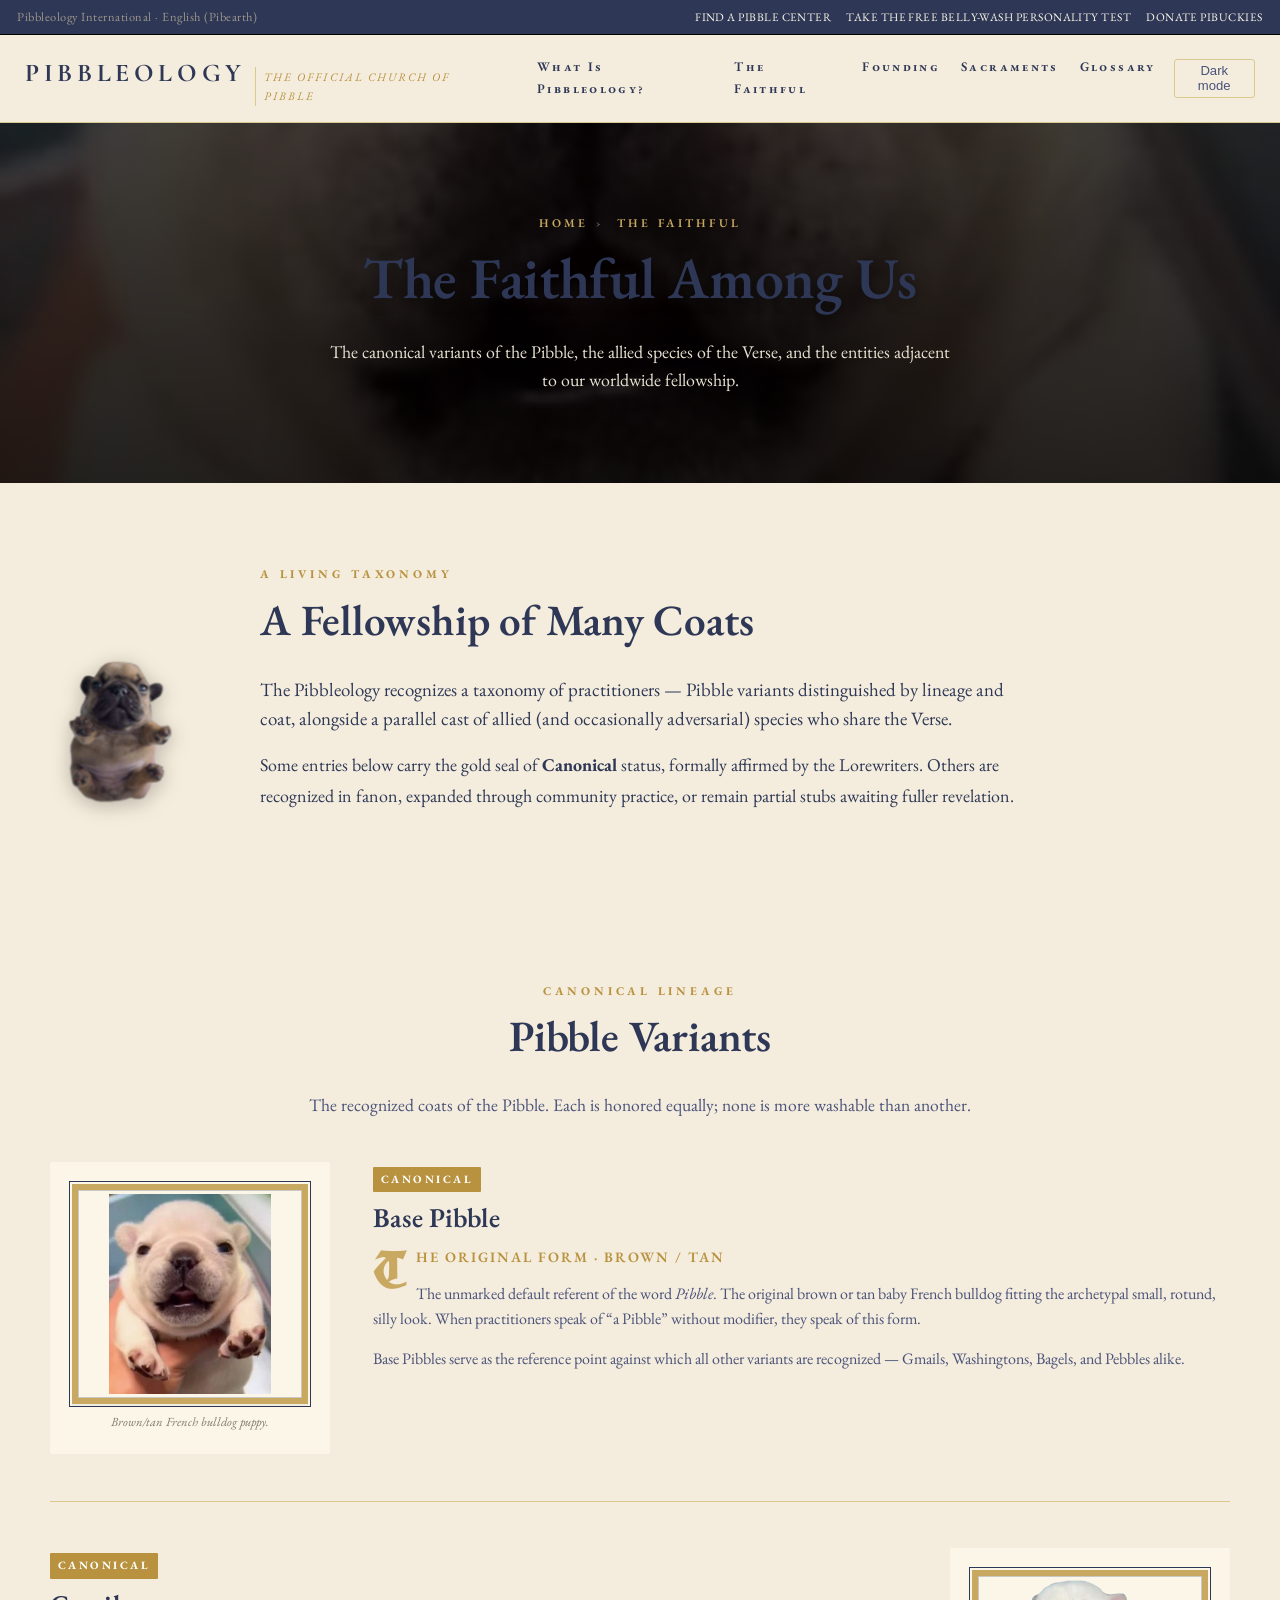
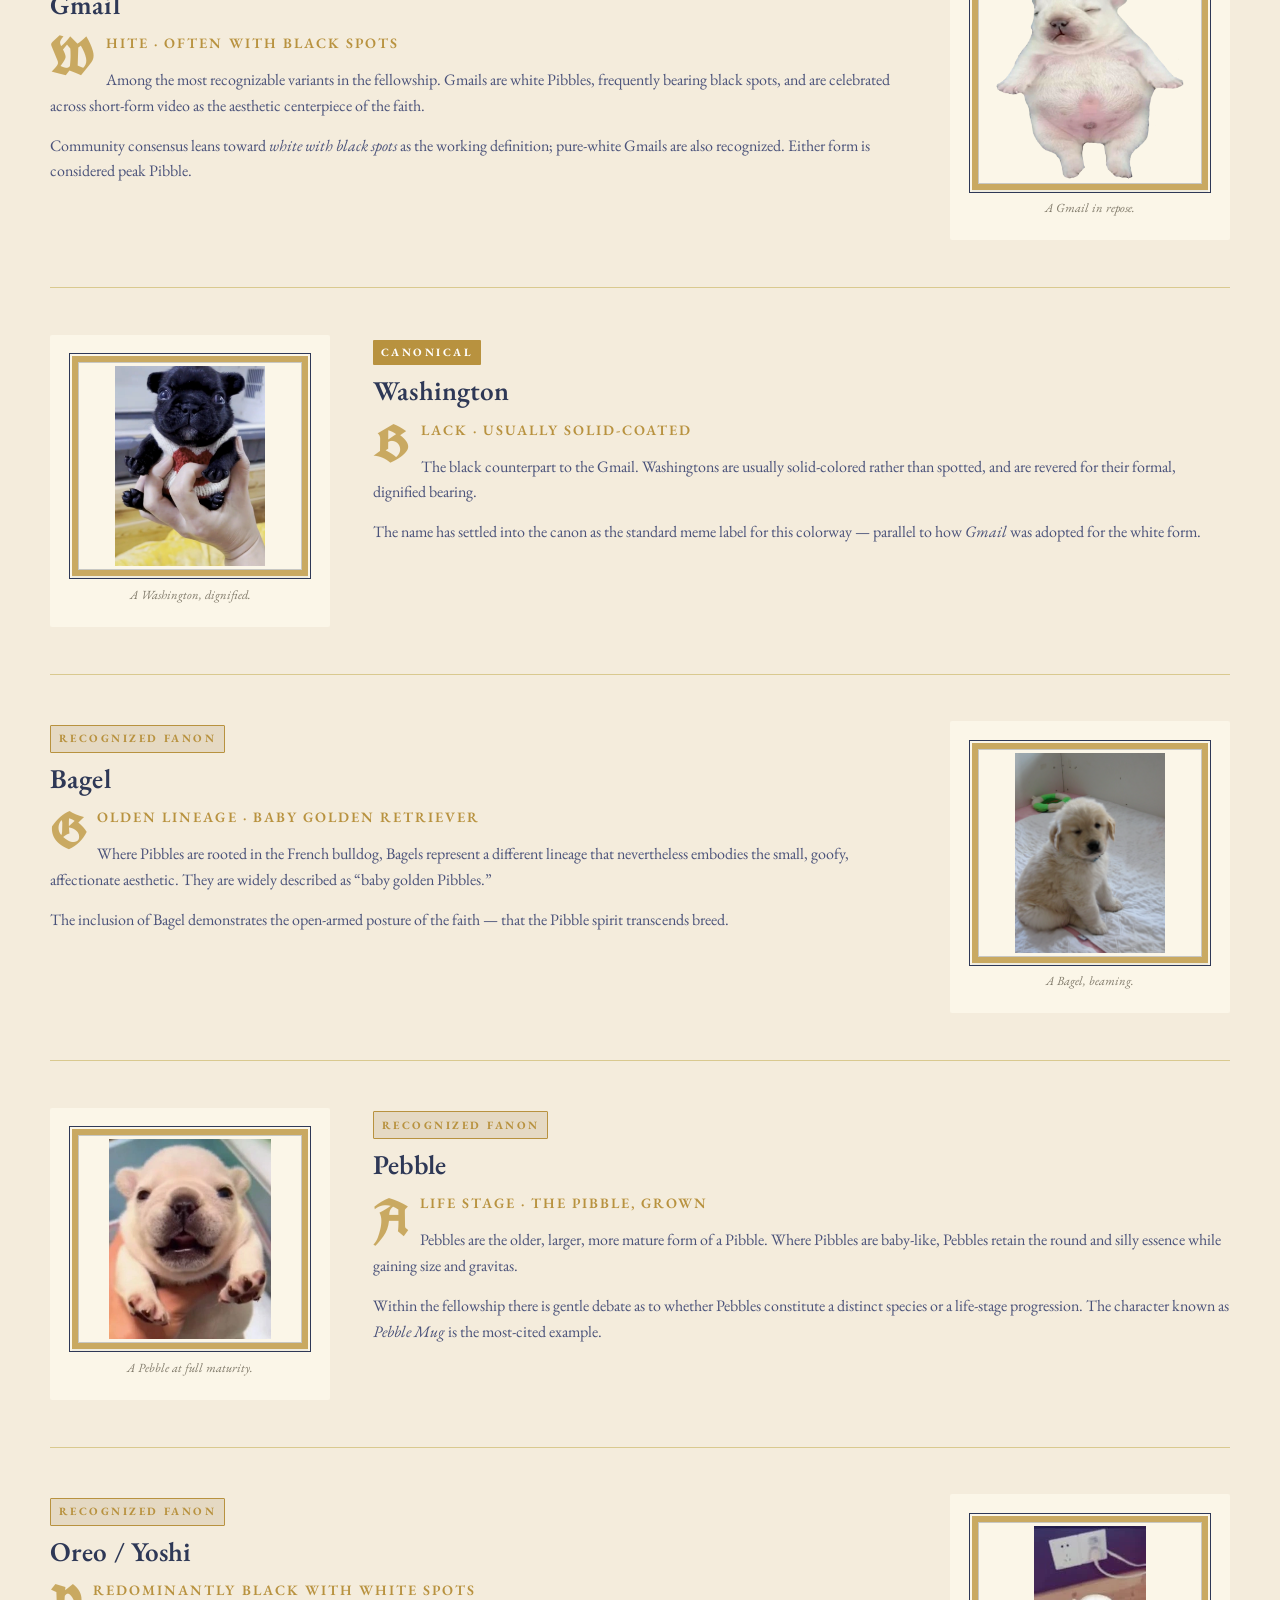
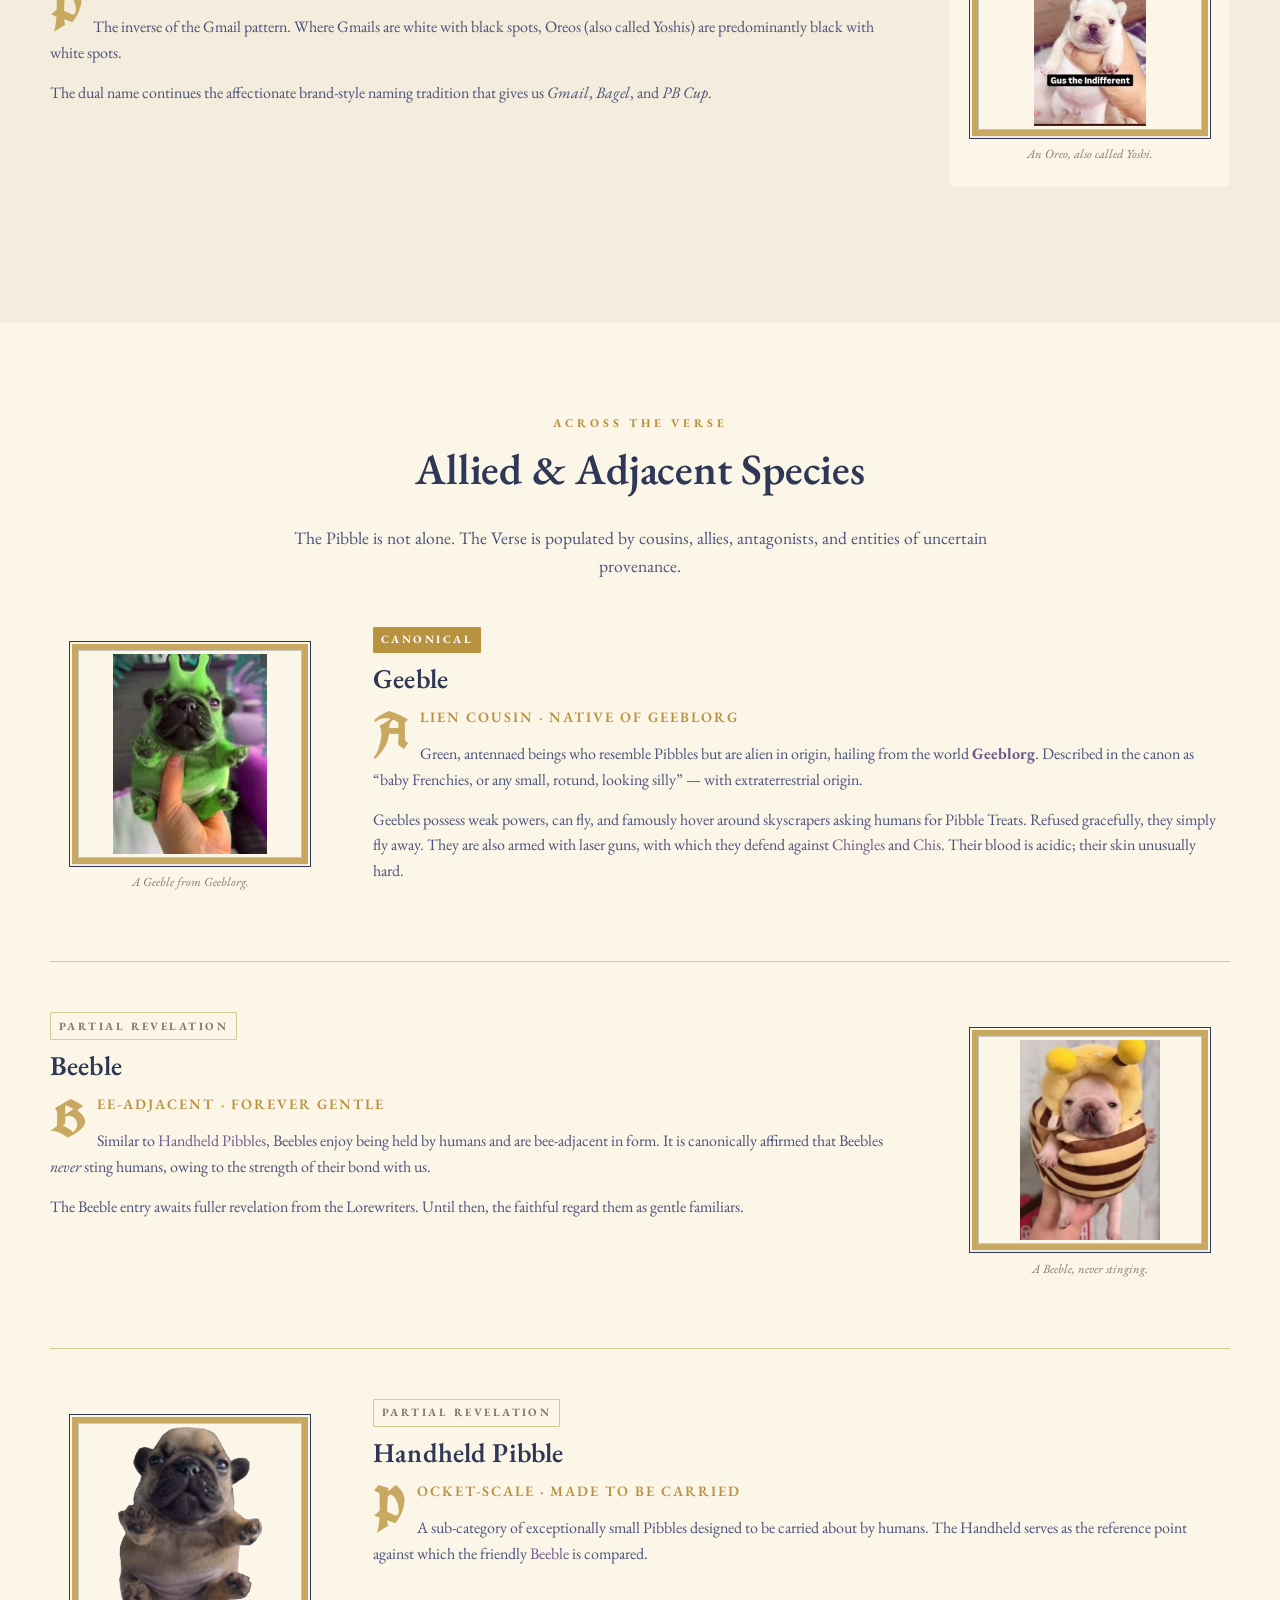
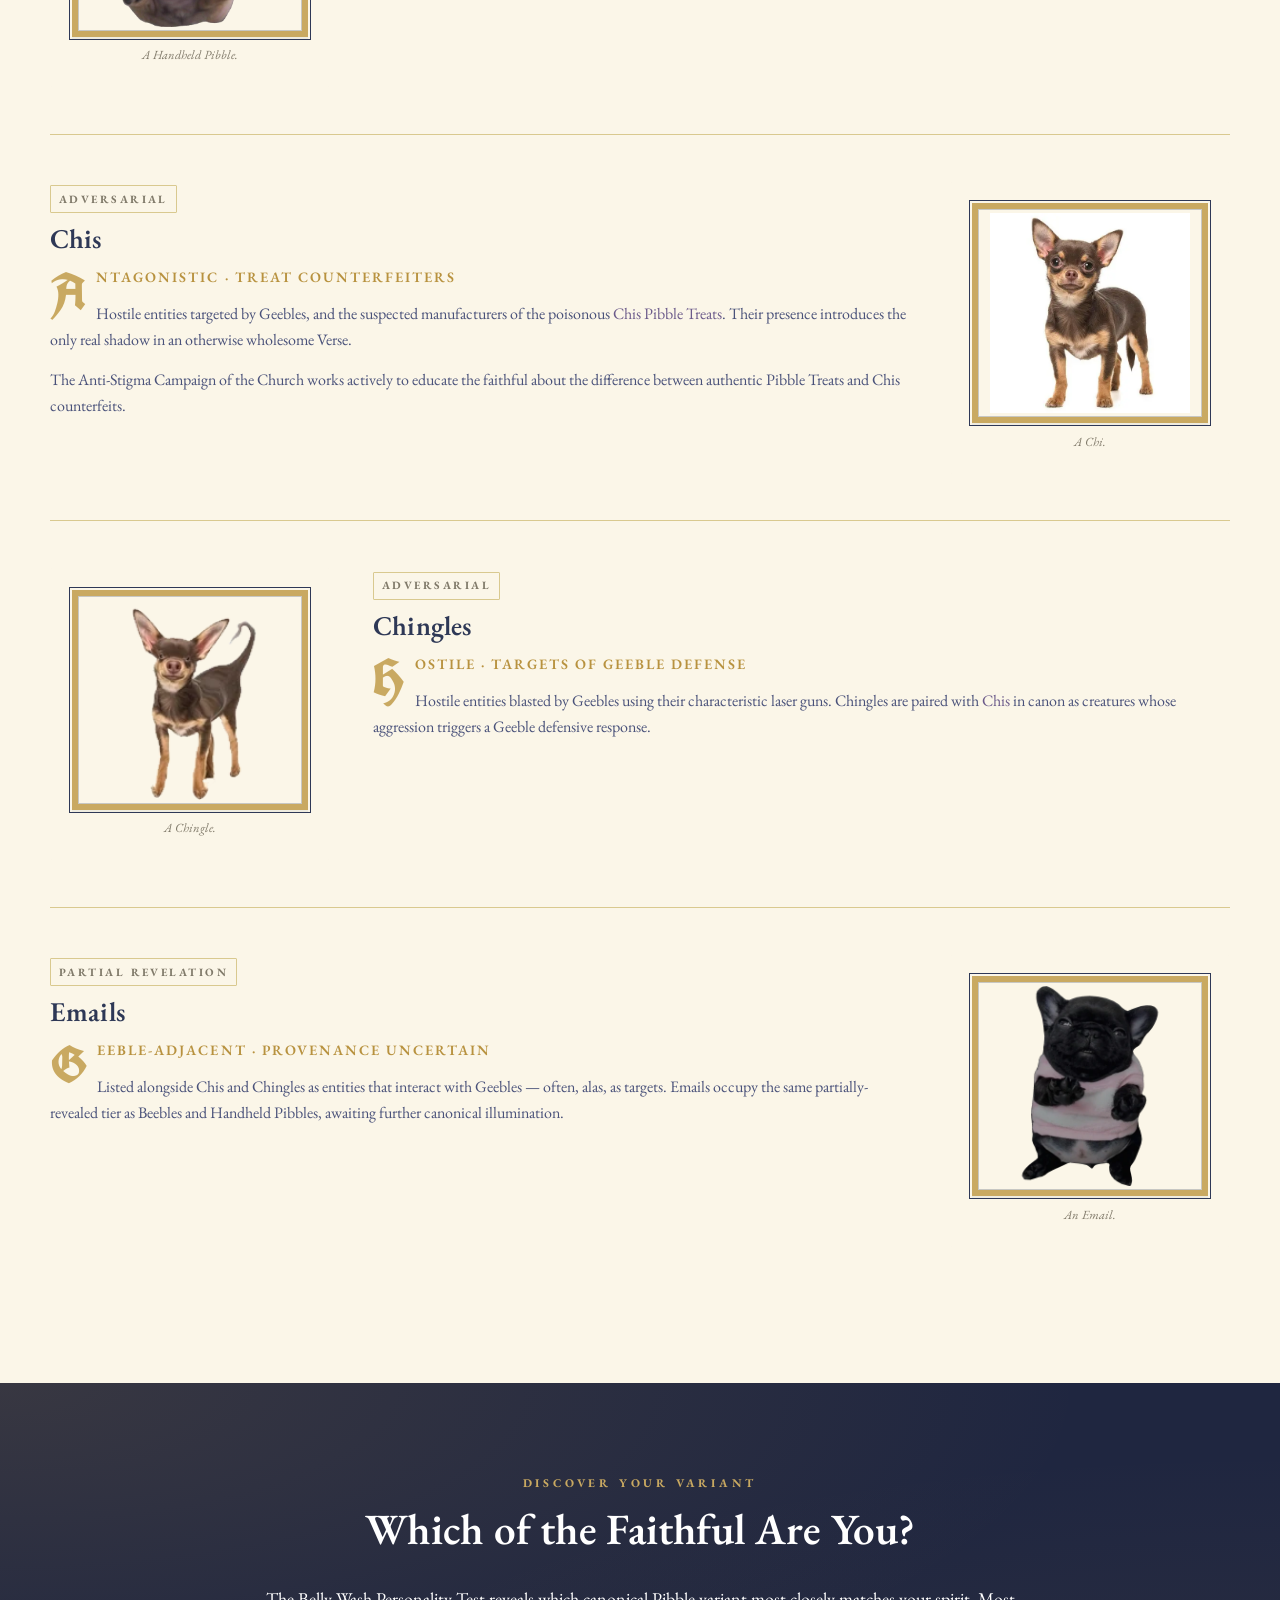
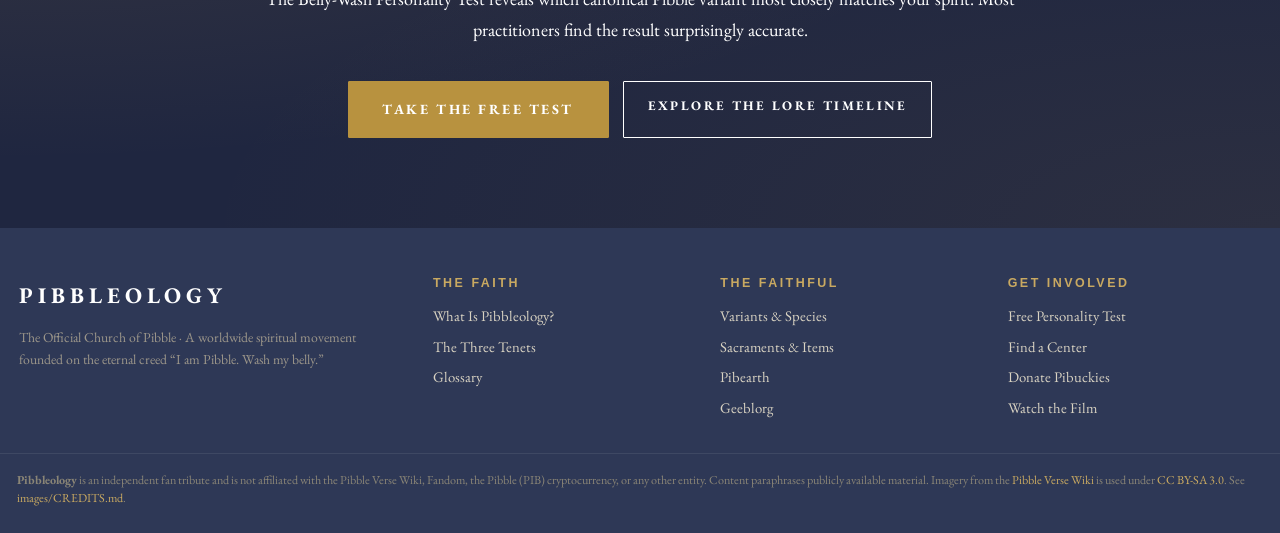
<file: characters.html>
<!doctype html>
<html lang="en" data-theme="light">
<head>
<meta charset="utf-8">
<meta name="viewport" content="width=device-width,initial-scale=1">
<title>The Faithful — Pibbleology</title>
<meta name="description" content="The Faithful of Pibbleology: profiles of the canonical Pibble variants (Gmail, Washington, Bagel, Pebble, Oreo/Yoshi) and the allied species — Geebles, Beebles, Handheld Pibbles, Chis, Chingles, and Emails.">
<link rel="preconnect" href="https://fonts.googleapis.com">
<link rel="preconnect" href="https://fonts.gstatic.com" crossorigin>
<link rel="stylesheet" href="https://fonts.googleapis.com/css2?family=Cormorant+Garamond:ital,wght@0,500;0,600;0,700;1,500&family=EB+Garamond:ital,wght@0,400;0,500;1,400&family=UnifrakturCook:wght@700&family=Caveat&display=swap">
<link rel="stylesheet" href="style.css">
<link rel="icon" href="data:image/svg+xml,%3Csvg xmlns='http://www.w3.org/2000/svg' viewBox='0 0 64 64'%3E%3Ccircle cx='32' cy='32' r='28' fill='%238a6d3b'/%3E%3Ctext x='32' y='44' font-family='Georgia' font-size='36' fill='white' text-anchor='middle'%3EP%3C/text%3E%3C/svg%3E">
</head>
<body class="institutional">

<a class="skip-link" href="#content">Skip to content</a>

<div class="utility-bar">
  <div class="utility-inner">
    <span class="util-locale">Pibbleology International &middot; English (Pibearth)</span>
    <span class="util-spacer"></span>
    <a href="index.html#locate">Find a Pibble Center</a>
    <a href="quiz.html">Take the Free Belly-Wash Personality Test</a>
    <a href="donate-disclaimer.html">Donate Pibuckies</a>
  </div>
</div>

<header class="site-header institutional-header" role="banner">
  <div class="header-inner">
    <a class="brand" href="index.html" aria-label="Pibbleology home">
      <span class="brand-mark">PIBBLEOLOGY</span>
      <span class="brand-tag">The Official Church of Pibble</span>
    </a>
    <span class="header-spacer"></span>
    <nav class="header-nav" aria-label="Primary">
      <a href="index.html#what-is">What Is Pibbleology?</a>
      <a href="characters.html">The Faithful</a>
      <a href="lore-timeline.html">Founding</a>
      <a href="artifacts.html">Sacraments</a>
      <a href="glossary.html">Glossary</a>
    </nav>
    <button id="theme-toggle" class="theme-toggle" type="button" aria-pressed="false">Dark mode</button>
  </div>
</header>

<main id="content" role="main">

  <!-- HERO -->
  <section class="hero-sub" aria-labelledby="hero-h">
    <div class="hero-sub-bg" aria-hidden="true">
      <img src="images/pibble.png" alt="">
    </div>
    <div class="hero-sub-inner">
      <p class="breadcrumb">
        <a href="index.html">Home</a><span class="sep">›</span>
        <span>The Faithful</span>
      </p>
      <h1 id="hero-h" class="hero-sub-title">The Faithful Among Us</h1>
      <p class="hero-sub-lede">
        The canonical variants of the Pibble, the allied species of the Verse,
        and the entities adjacent to our worldwide fellowship.
      </p>
    </div>
  </section>

  <!-- INTRO -->
  <section class="block block-welcome" aria-labelledby="intro-h">
    <div class="block-inner narrow">
      <p class="block-eyebrow">A Living Taxonomy</p>
      <h2 id="intro-h">A Fellowship of Many Coats</h2>
      <p class="lede">
        The Pibbleology recognizes a taxonomy of practitioners — Pibble
        variants distinguished by lineage and coat, alongside a parallel
        cast of allied (and occasionally adversarial) species who share the
        Verse.
      </p>
      <p>
        Some entries below carry the gold seal of <strong>Canonical</strong>
        status, formally affirmed by the Lorewriters. Others are recognized
        in fanon, expanded through community practice, or remain partial
        stubs awaiting fuller revelation.
      </p>
    </div>
  </section>

  <!-- PIBBLE VARIANTS -->
  <section class="block" aria-labelledby="variants-h">
    <div class="block-inner">
      <p class="block-eyebrow centered">Canonical Lineage</p>
      <h2 id="variants-h" class="centered">Pibble Variants</h2>
      <p class="block-lede centered">
        The recognized coats of the Pibble. Each is honored equally; none is
        more washable than another.
      </p>

      <div class="profile-row" id="base-pibble">
        <div class="profile-media">
          <img src="images/pibble.png" alt="Base Pibble — brindle French bulldog puppy">
          <p class="profile-caption">Brown/tan French bulldog puppy.</p>
        </div>
        <div class="profile-text">
          <span class="profile-tag canon">Canonical</span>
          <h3>Base Pibble</h3>
          <p class="profile-sub">The Original Form &middot; Brown / Tan</p>
          <p>
            The unmarked default referent of the word <em>Pibble</em>. The
            original brown or tan baby French bulldog fitting the archetypal
            small, rotund, silly look. When practitioners speak of <q>a
            Pibble</q> without modifier, they speak of this form.
          </p>
          <p>
            Base Pibbles serve as the reference point against which all other
            variants are recognized — Gmails, Washingtons, Bagels, and
            Pebbles alike.
          </p>
        </div>
      </div>

      <div class="profile-row reversed" id="gmail">
        <div class="profile-media">
          <img src="images/gmail.png" alt="Gmail — white pibble with black spots">
          <p class="profile-caption">A Gmail in repose.</p>
        </div>
        <div class="profile-text">
          <span class="profile-tag canon">Canonical</span>
          <h3>Gmail</h3>
          <p class="profile-sub">White &middot; Often with Black Spots</p>
          <p>
            Among the most recognizable variants in the fellowship. Gmails
            are white Pibbles, frequently bearing black spots, and are
            celebrated across short-form video as the aesthetic centerpiece
            of the faith.
          </p>
          <p>
            Community consensus leans toward <em>white with black spots</em>
            as the working definition; pure-white Gmails are also recognized.
            Either form is considered peak Pibble.
          </p>
        </div>
      </div>

      <div class="profile-row" id="washington">
        <div class="profile-media">
          <img src="images/washington.png" alt="Washington — solid black pibble">
          <p class="profile-caption">A Washington, dignified.</p>
        </div>
        <div class="profile-text">
          <span class="profile-tag canon">Canonical</span>
          <h3>Washington</h3>
          <p class="profile-sub">Black &middot; Usually Solid-Coated</p>
          <p>
            The black counterpart to the Gmail. Washingtons are usually
            solid-colored rather than spotted, and are revered for their
            formal, dignified bearing.
          </p>
          <p>
            The name has settled into the canon as the standard meme label
            for this colorway — parallel to how <em>Gmail</em> was adopted
            for the white form.
          </p>
        </div>
      </div>

      <div class="profile-row reversed" id="bagel">
        <div class="profile-media">
          <img src="images/bagel.jpeg" alt="Bagel — a golden retriever puppy">
          <p class="profile-caption">A Bagel, beaming.</p>
        </div>
        <div class="profile-text">
          <span class="profile-tag fanon">Recognized Fanon</span>
          <h3>Bagel</h3>
          <p class="profile-sub">Golden Lineage &middot; Baby Golden Retriever</p>
          <p>
            Where Pibbles are rooted in the French bulldog, Bagels represent
            a different lineage that nevertheless embodies the small, goofy,
            affectionate aesthetic. They are widely described as
            <q>baby golden Pibbles.</q>
          </p>
          <p>
            The inclusion of Bagel demonstrates the open-armed posture of
            the faith — that the Pibble spirit transcends breed.
          </p>
        </div>
      </div>

      <div class="profile-row" id="pebble">
        <div class="profile-media">
          <img src="images/pibble.png" alt="Pebble — older, larger pibble">
          <p class="profile-caption">A Pebble at full maturity.</p>
        </div>
        <div class="profile-text">
          <span class="profile-tag fanon">Recognized Fanon</span>
          <h3>Pebble</h3>
          <p class="profile-sub">A Life Stage &middot; The Pibble, Grown</p>
          <p>
            Pebbles are the older, larger, more mature form of a Pibble.
            Where Pibbles are baby-like, Pebbles retain the round and silly
            essence while gaining size and gravitas.
          </p>
          <p>
            Within the fellowship there is gentle debate as to whether
            Pebbles constitute a distinct species or a life-stage
            progression. The character known as <em>Pebble Mug</em> is the
            most-cited example.
          </p>
        </div>
      </div>

      <div class="profile-row reversed" id="oreo">
        <div class="profile-media">
          <img src="images/gus.jpg" alt="Oreo / Yoshi — black-and-white spotted pibble">
          <p class="profile-caption">An Oreo, also called Yoshi.</p>
        </div>
        <div class="profile-text">
          <span class="profile-tag fanon">Recognized Fanon</span>
          <h3>Oreo / Yoshi</h3>
          <p class="profile-sub">Predominantly Black with White Spots</p>
          <p>
            The inverse of the Gmail pattern. Where Gmails are white with
            black spots, Oreos (also called Yoshis) are predominantly black
            with white spots.
          </p>
          <p>
            The dual name continues the affectionate brand-style naming
            tradition that gives us <em>Gmail</em>, <em>Bagel</em>, and
            <em>PB Cup</em>.
          </p>
        </div>
      </div>
    </div>
  </section>

  <!-- ALLIED SPECIES -->
  <section class="block block-tan" aria-labelledby="allied-h">
    <div class="block-inner">
      <p class="block-eyebrow centered">Across the Verse</p>
      <h2 id="allied-h" class="centered">Allied &amp; Adjacent Species</h2>
      <p class="block-lede centered">
        The Pibble is not alone. The Verse is populated by cousins, allies,
        antagonists, and entities of uncertain provenance.
      </p>

      <div class="profile-row" id="geeble">
        <div class="profile-media">
          <img src="images/geeble.jpg" alt="Geeble — green antennaed alien pibble">
          <p class="profile-caption">A Geeble from Geeblorg.</p>
        </div>
        <div class="profile-text">
          <span class="profile-tag canon">Canonical</span>
          <h3>Geeble</h3>
          <p class="profile-sub">Alien Cousin &middot; Native of Geeblorg</p>
          <p>
            Green, antennaed beings who resemble Pibbles but are alien in
            origin, hailing from the world <a href="lore-timeline.html#geeblorg"><strong>Geeblorg</strong></a>.
            Described in the canon as <q>baby Frenchies, or any small,
            rotund, looking silly</q> &mdash; with extraterrestrial origin.
          </p>
          <p>
            Geebles possess weak powers, can fly, and famously hover around
            skyscrapers asking humans for Pibble Treats. Refused gracefully,
            they simply fly away. They are also armed with laser guns, with
            which they defend against <a href="#chingles">Chingles</a> and
            <a href="#chis">Chis</a>. Their blood is acidic; their skin
            unusually hard.
          </p>
        </div>
      </div>

      <div class="profile-row reversed" id="beeble">
        <div class="profile-media">
          <img src="images/beeble.webp" alt="Beeble — bee-adjacent handheld pibble">
          <p class="profile-caption">A Beeble, never stinging.</p>
        </div>
        <div class="profile-text">
          <span class="profile-tag stub">Partial Revelation</span>
          <h3>Beeble</h3>
          <p class="profile-sub">Bee-Adjacent &middot; Forever Gentle</p>
          <p>
            Similar to <a href="#handheld">Handheld Pibbles</a>, Beebles
            enjoy being held by humans and are bee-adjacent in form. It is
            canonically affirmed that Beebles <em>never</em> sting humans,
            owing to the strength of their bond with us.
          </p>
          <p>
            The Beeble entry awaits fuller revelation from the Lorewriters.
            Until then, the faithful regard them as gentle familiars.
          </p>
        </div>
      </div>

      <div class="profile-row" id="handheld">
        <div class="profile-media">
          <img src="images/handheld-pibble.png" alt="Handheld Pibble — exceptionally small variant">
          <p class="profile-caption">A Handheld Pibble.</p>
        </div>
        <div class="profile-text">
          <span class="profile-tag stub">Partial Revelation</span>
          <h3>Handheld Pibble</h3>
          <p class="profile-sub">Pocket-Scale &middot; Made to be Carried</p>
          <p>
            A sub-category of exceptionally small Pibbles designed to be
            carried about by humans. The Handheld serves as the reference
            point against which the friendly <a href="#beeble">Beeble</a> is
            compared.
          </p>
        </div>
      </div>

      <div class="profile-row reversed" id="chis">
        <div class="profile-media">
          <img src="images/chi.webp" alt="Chi — antagonist">
          <p class="profile-caption">A Chi.</p>
        </div>
        <div class="profile-text">
          <span class="profile-tag stub">Adversarial</span>
          <h3>Chis</h3>
          <p class="profile-sub">Antagonistic &middot; Treat Counterfeiters</p>
          <p>
            Hostile entities targeted by Geebles, and the suspected
            manufacturers of the poisonous
            <a href="artifacts.html#chis-treats">Chis Pibble Treats</a>.
            Their presence introduces the only real shadow in an otherwise
            wholesome Verse.
          </p>
          <p>
            The Anti-Stigma Campaign of the Church works actively to
            educate the faithful about the difference between authentic
            Pibble Treats and Chis counterfeits.
          </p>
        </div>
      </div>

      <div class="profile-row" id="chingles">
        <div class="profile-media">
          <img src="images/chiphi.png" alt="Chingle — adversary blasted by geebles">
          <p class="profile-caption">A Chingle.</p>
        </div>
        <div class="profile-text">
          <span class="profile-tag stub">Adversarial</span>
          <h3>Chingles</h3>
          <p class="profile-sub">Hostile &middot; Targets of Geeble Defense</p>
          <p>
            Hostile entities blasted by Geebles using their characteristic
            laser guns. Chingles are paired with <a href="#chis">Chis</a> in
            canon as creatures whose aggression triggers a Geeble defensive
            response.
          </p>
        </div>
      </div>

      <div class="profile-row reversed" id="emails">
        <div class="profile-media">
          <img src="images/email.webp" alt="Email — geeble-adjacent entity">
          <p class="profile-caption">An Email.</p>
        </div>
        <div class="profile-text">
          <span class="profile-tag stub">Partial Revelation</span>
          <h3>Emails</h3>
          <p class="profile-sub">Geeble-Adjacent &middot; Provenance Uncertain</p>
          <p>
            Listed alongside Chis and Chingles as entities that interact
            with Geebles — often, alas, as targets. Emails occupy the same
            partially-revealed tier as Beebles and Handheld Pibbles, awaiting
            further canonical illumination.
          </p>
        </div>
      </div>
    </div>
  </section>

  <!-- CTA -->
  <section class="block block-banner inverse-bg" aria-labelledby="cta-h">
    <div class="block-inner narrow centered">
      <p class="block-eyebrow inverse">Discover Your Variant</p>
      <h2 id="cta-h" class="inverse">Which of the Faithful Are You?</h2>
      <p class="inverse">
        The Belly-Wash Personality Test reveals which canonical Pibble
        variant most closely matches your spirit. Most practitioners find
        the result surprisingly accurate.
      </p>
      <div class="cta-row centered">
        <a class="cta-primary cta-large" href="quiz.html">Take the Free Test</a>
        <a class="cta-secondary inverse" href="lore-timeline.html">Explore the Lore Timeline</a>
      </div>
    </div>
  </section>

</main>

<footer class="site-footer institutional-footer">
  <div class="footer-inner footer-grid">
    <div>
      <div class="footer-brand">PIBBLEOLOGY</div>
      <p class="footer-blurb">
        The Official Church of Pibble &middot; A worldwide spiritual movement
        founded on the eternal creed <q>I am Pibble. Wash my belly.</q>
      </p>
    </div>
    <div>
      <h4>The Faith</h4>
      <ul>
        <li><a href="index.html#what-is">What Is Pibbleology?</a></li>
        <li><a href="index.html#tenets">The Three Tenets</a></li>
        <li><a href="glossary.html">Glossary</a></li>
      </ul>
    </div>
    <div>
      <h4>The Faithful</h4>
      <ul>
        <li><a href="characters.html">Variants &amp; Species</a></li>
        <li><a href="artifacts.html">Sacraments &amp; Items</a></li>
        <li><a href="lore-timeline.html#pibearth">Pibearth</a></li>
        <li><a href="lore-timeline.html#geeblorg">Geeblorg</a></li>
      </ul>
    </div>
    <div>
      <h4>Get Involved</h4>
      <ul>
        <li><a href="quiz.html">Free Personality Test</a></li>
        <li><a href="index.html#locate">Find a Center</a></li>
        <li><a href="donate-disclaimer.html">Donate Pibuckies</a></li>
        <li><a href="index.html#video">Watch the Film</a></li>
      </ul>
    </div>
  </div>
  <div class="footer-bottom">
    <div>
      <strong>Pibbleology</strong> is an independent fan tribute and is not
      affiliated with the Pibble Verse Wiki, Fandom, the Pibble (PIB) cryptocurrency, or any other entity.
      Content paraphrases publicly available material. Imagery from the
      <a href="https://pibble-verse.fandom.com/" rel="noopener">Pibble Verse Wiki</a>
      is used under <a href="https://creativecommons.org/licenses/by-sa/3.0/" rel="noopener">CC&nbsp;BY-SA&nbsp;3.0</a>.
      See <a href="images/CREDITS.md">images/CREDITS.md</a>.
    </div>
  </div>
</footer>

<script src="script.js"></script>
</body>
</html>
</file>
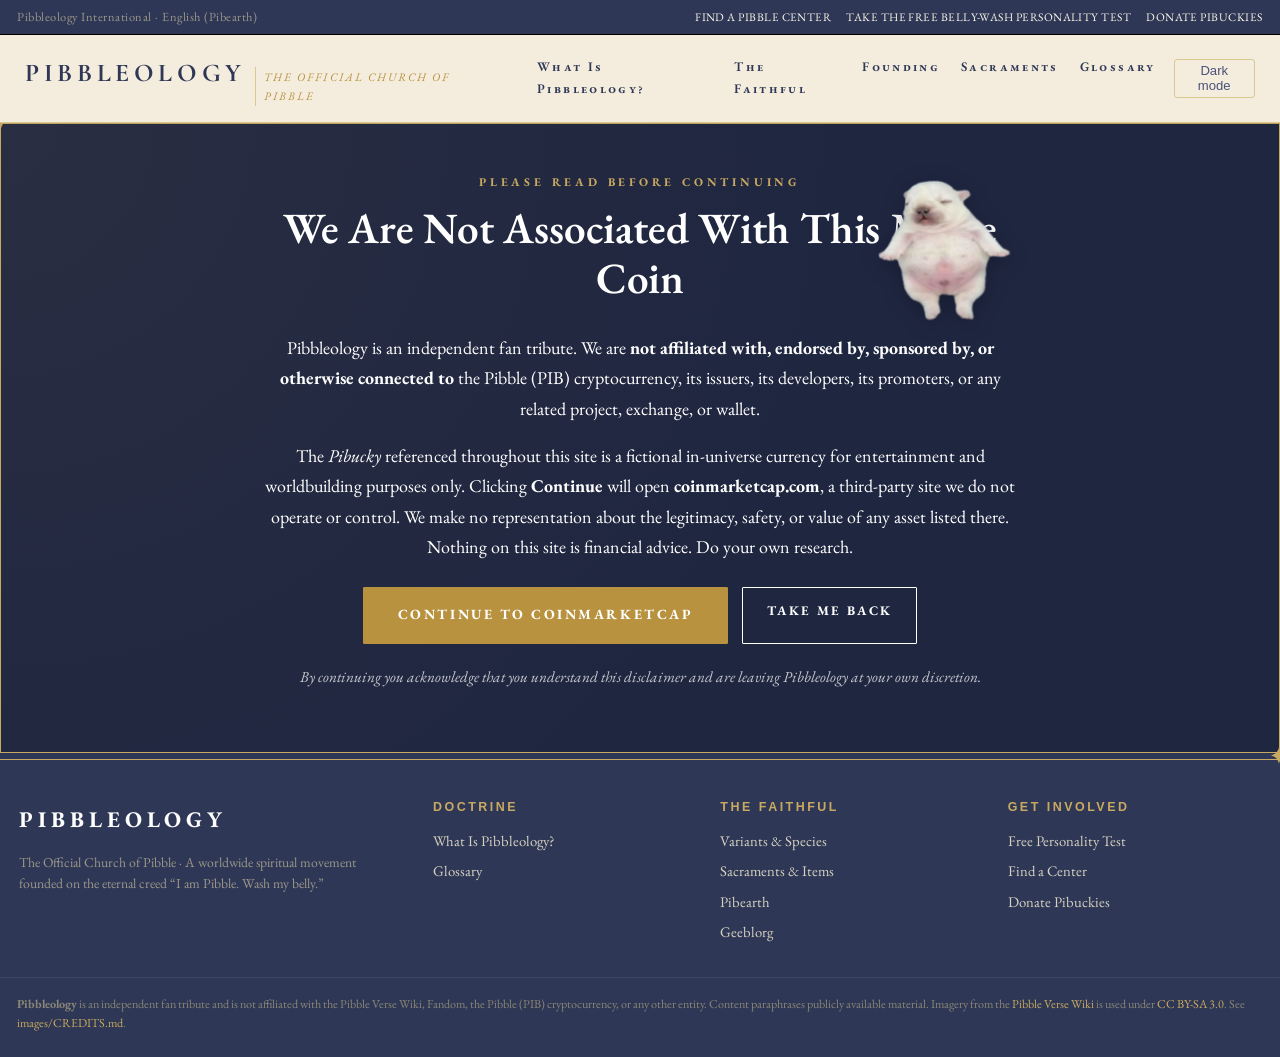
<file: donate-disclaimer.html>
<!doctype html>
<html lang="en" data-theme="light">
<head>
<meta charset="utf-8">
<meta name="viewport" content="width=device-width,initial-scale=1">
<title>Before You Continue — Pibbleology</title>
<meta name="description" content="Disclaimer: Pibbleology is not associated with the Pibble (PIB) cryptocurrency. Confirm to continue to the external listing on CoinMarketCap.">
<meta name="robots" content="noindex,follow">
<link rel="preconnect" href="https://fonts.googleapis.com">
<link rel="preconnect" href="https://fonts.gstatic.com" crossorigin>
<link rel="stylesheet" href="https://fonts.googleapis.com/css2?family=Cormorant+Garamond:ital,wght@0,500;0,600;0,700;1,500&family=EB+Garamond:ital,wght@0,400;0,500;1,400&family=UnifrakturCook:wght@700&family=Caveat&display=swap">
<link rel="stylesheet" href="style.css">
<link rel="icon" href="data:image/svg+xml,%3Csvg xmlns='http://www.w3.org/2000/svg' viewBox='0 0 64 64'%3E%3Ccircle cx='32' cy='32' r='28' fill='%238a6d3b'/%3E%3Ctext x='32' y='44' font-family='Georgia' font-size='36' fill='white' text-anchor='middle'%3EP%3C/text%3E%3C/svg%3E">
</head>
<body class="institutional">

<a class="skip-link" href="#content">Skip to content</a>

<div class="utility-bar">
  <div class="utility-inner">
    <span class="util-locale">Pibbleology International &middot; English (Pibearth)</span>
    <span class="util-spacer"></span>
    <a href="index.html#locate">Find a Pibble Center</a>
    <a href="quiz.html">Take the Free Belly-Wash Personality Test</a>
    <a href="donate-disclaimer.html">Donate Pibuckies</a>
  </div>
</div>

<header class="site-header institutional-header" role="banner">
  <div class="header-inner">
    <a class="brand" href="index.html" aria-label="Pibbleology home">
      <span class="brand-mark">PIBBLEOLOGY</span>
      <span class="brand-tag">The Official Church of Pibble</span>
    </a>
    <span class="header-spacer"></span>
    <nav class="header-nav" aria-label="Primary">
      <a href="index.html#what-is">What Is Pibbleology?</a>
      <a href="characters.html">The Faithful</a>
      <a href="lore-timeline.html">Founding</a>
      <a href="artifacts.html">Sacraments</a>
      <a href="glossary.html">Glossary</a>
    </nav>
    <button id="theme-toggle" class="theme-toggle" type="button" aria-pressed="false">Dark mode</button>
  </div>
</header>

<main id="content" role="main">

  <section class="block block-banner inverse-bg illuminated" aria-labelledby="disclaim-h">
    <div class="block-inner narrow centered">
      <p class="block-eyebrow inverse">Please Read Before Continuing</p>
      <h2 id="disclaim-h" class="inverse">We Are Not Associated With This Meme Coin</h2>
      <p class="inverse">
        Pibbleology is an independent fan tribute. We are <strong>not affiliated with,
        endorsed by, sponsored by, or otherwise connected to</strong> the Pibble (PIB)
        cryptocurrency, its issuers, its developers, its promoters, or any related
        project, exchange, or wallet.
      </p>
      <p class="inverse">
        The <em>Pibucky</em> referenced throughout this site is a fictional in-universe
        currency for entertainment and worldbuilding purposes only. Clicking
        <strong>Continue</strong> will open <strong>coinmarketcap.com</strong>, a third-party
        site we do not operate or control. We make no representation about the
        legitimacy, safety, or value of any asset listed there. Nothing on this
        site is financial advice. Do your own research.
      </p>
      <div class="cta-row centered" style="margin-top:1.5rem;">
        <a class="cta-primary cta-large" href="https://coinmarketcap.com/currencies/pibble/" target="_blank" rel="noopener noreferrer">Continue to CoinMarketCap</a>
        <a class="cta-secondary inverse" href="index.html">Take Me Back</a>
      </div>
      <p class="inverse" style="margin-top:1.25rem;font-size:0.85em;opacity:0.75;font-style:italic;">
        By continuing you acknowledge that you understand this disclaimer and are leaving Pibbleology at your own discretion.
      </p>
    </div>
  </section>

</main>

<footer class="site-footer institutional-footer">
  <div class="footer-inner footer-grid">
    <div>
      <div class="footer-brand">PIBBLEOLOGY</div>
      <p class="footer-blurb">
        The Official Church of Pibble &middot; A worldwide spiritual movement
        founded on the eternal creed <q>I am Pibble. Wash my belly.</q>
      </p>
    </div>
    <div>
      <h4>Doctrine</h4>
      <ul>
        <li><a href="index.html#what-is">What Is Pibbleology?</a></li>
        <li><a href="glossary.html">Glossary</a></li>
      </ul>
    </div>
    <div>
      <h4>The Faithful</h4>
      <ul>
        <li><a href="characters.html">Variants &amp; Species</a></li>
        <li><a href="artifacts.html">Sacraments &amp; Items</a></li>
        <li><a href="lore-timeline.html#pibearth">Pibearth</a></li>
        <li><a href="lore-timeline.html#geeblorg">Geeblorg</a></li>
      </ul>
    </div>
    <div>
      <h4>Get Involved</h4>
      <ul>
        <li><a href="quiz.html">Free Personality Test</a></li>
        <li><a href="index.html#locate">Find a Center</a></li>
        <li><a href="donate-disclaimer.html">Donate Pibuckies</a></li>
      </ul>
    </div>
  </div>
  <div class="footer-bottom">
    <div>
      <strong>Pibbleology</strong> is an independent fan tribute and is not
      affiliated with the Pibble Verse Wiki, Fandom, the Pibble (PIB) cryptocurrency, or any other entity.
      Content paraphrases publicly available material. Imagery from the
      <a href="https://pibble-verse.fandom.com/" rel="noopener">Pibble Verse Wiki</a>
      is used under <a href="https://creativecommons.org/licenses/by-sa/3.0/" rel="noopener">CC&nbsp;BY-SA&nbsp;3.0</a>.
      See <a href="images/CREDITS.md">images/CREDITS.md</a>.
    </div>
  </div>
</footer>

<script src="script.js"></script>
</body>
</html>
</file>
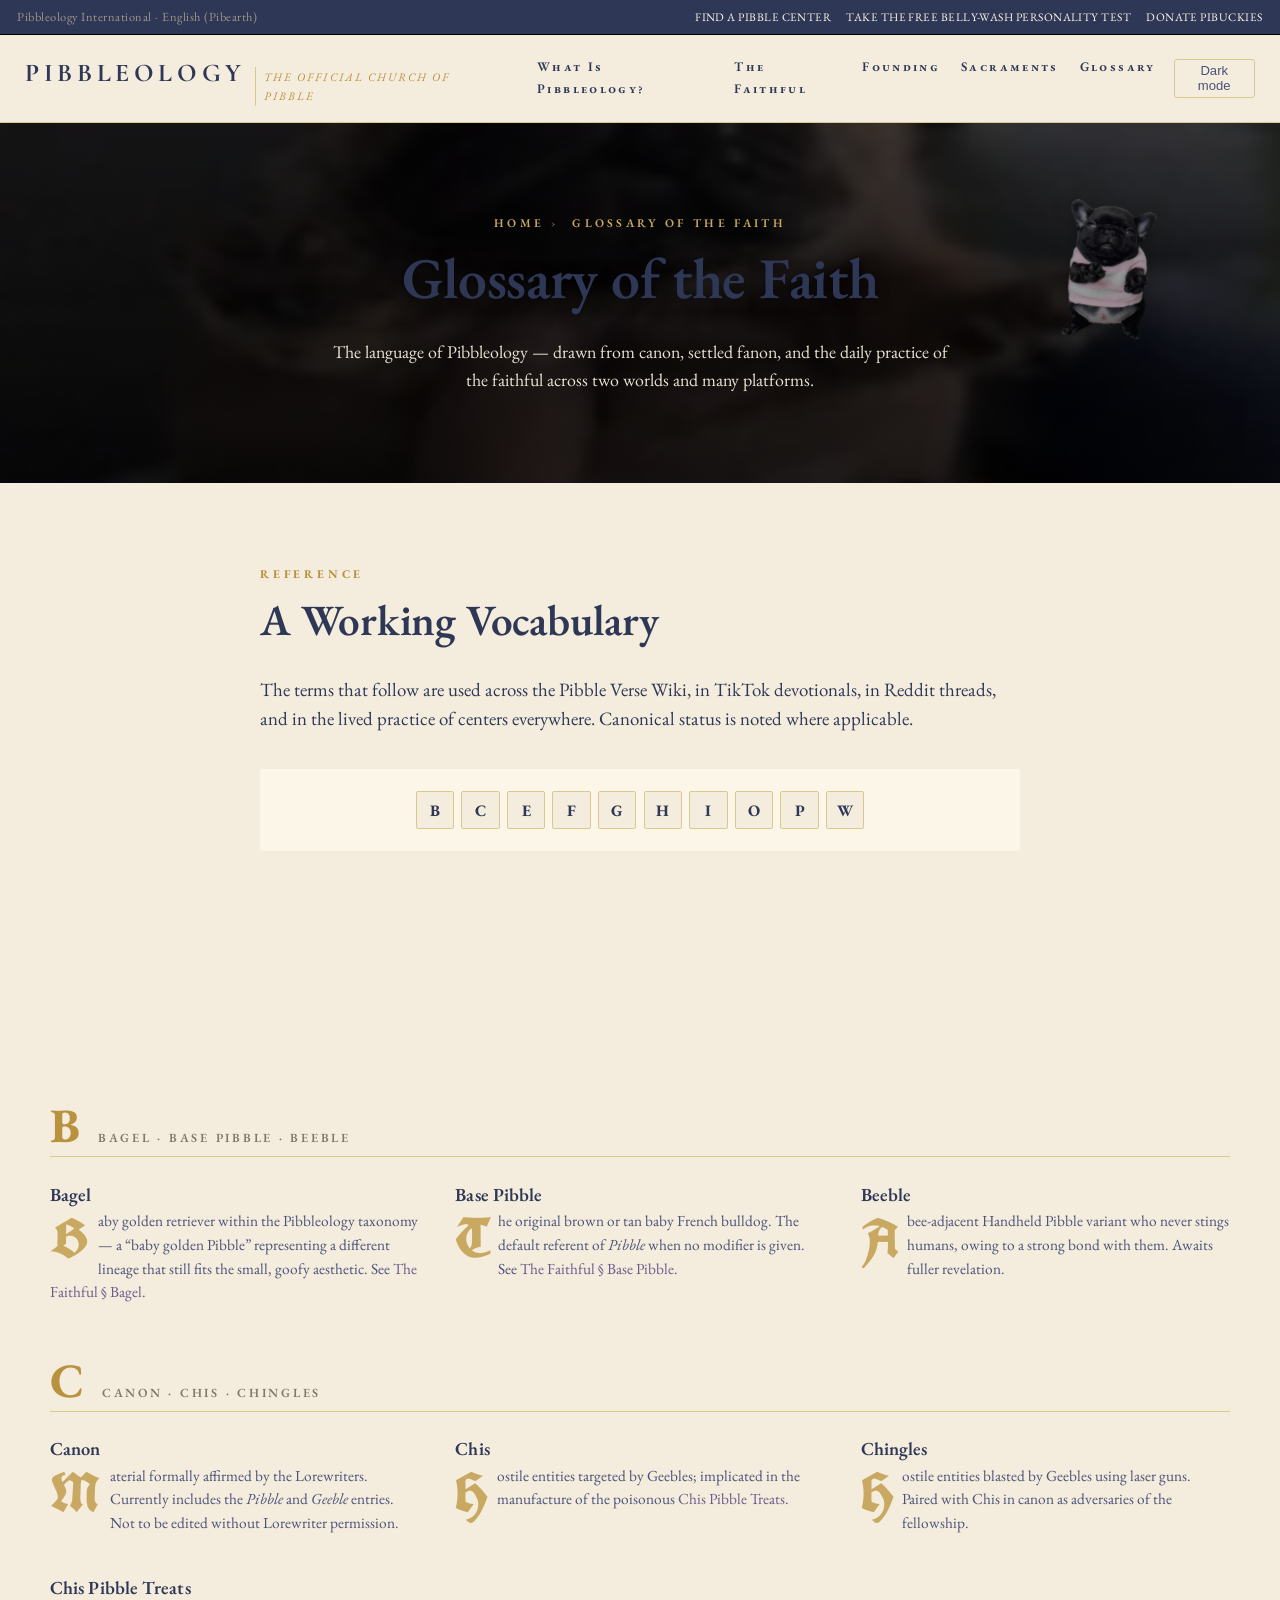
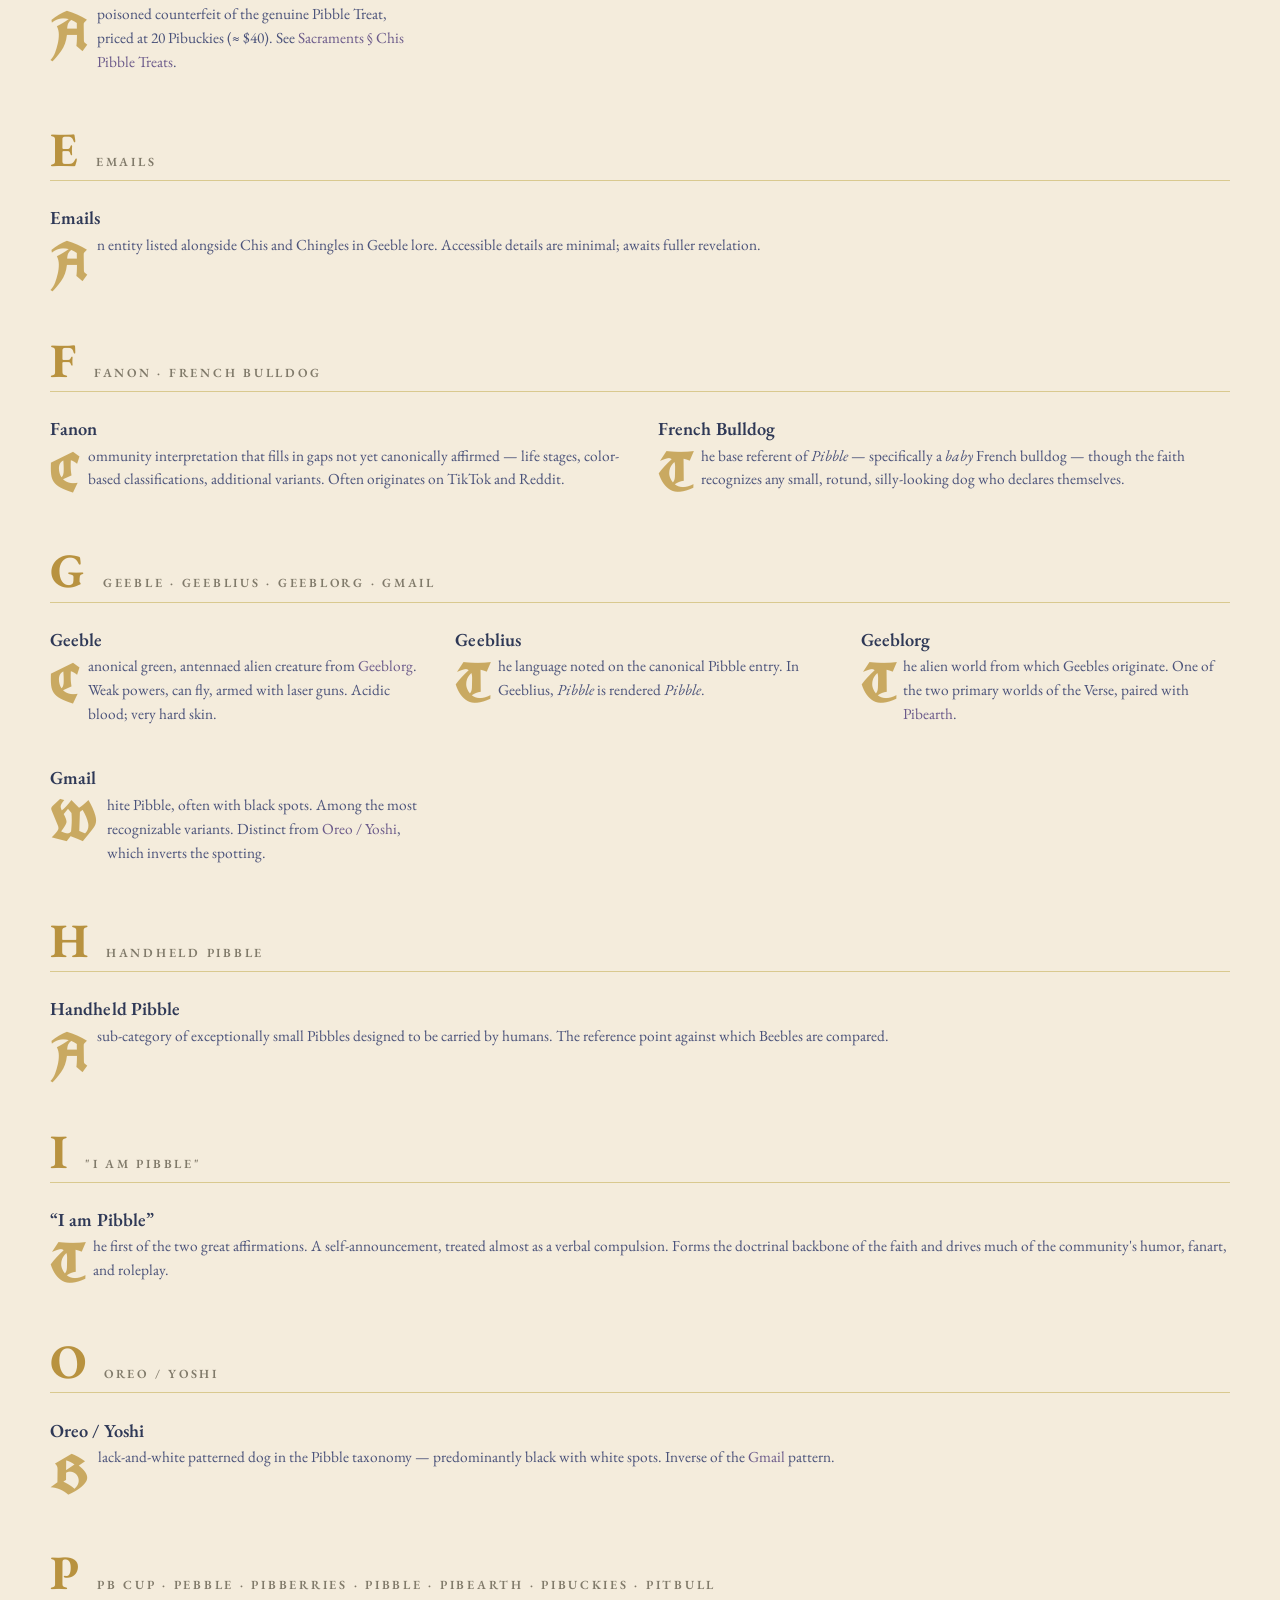
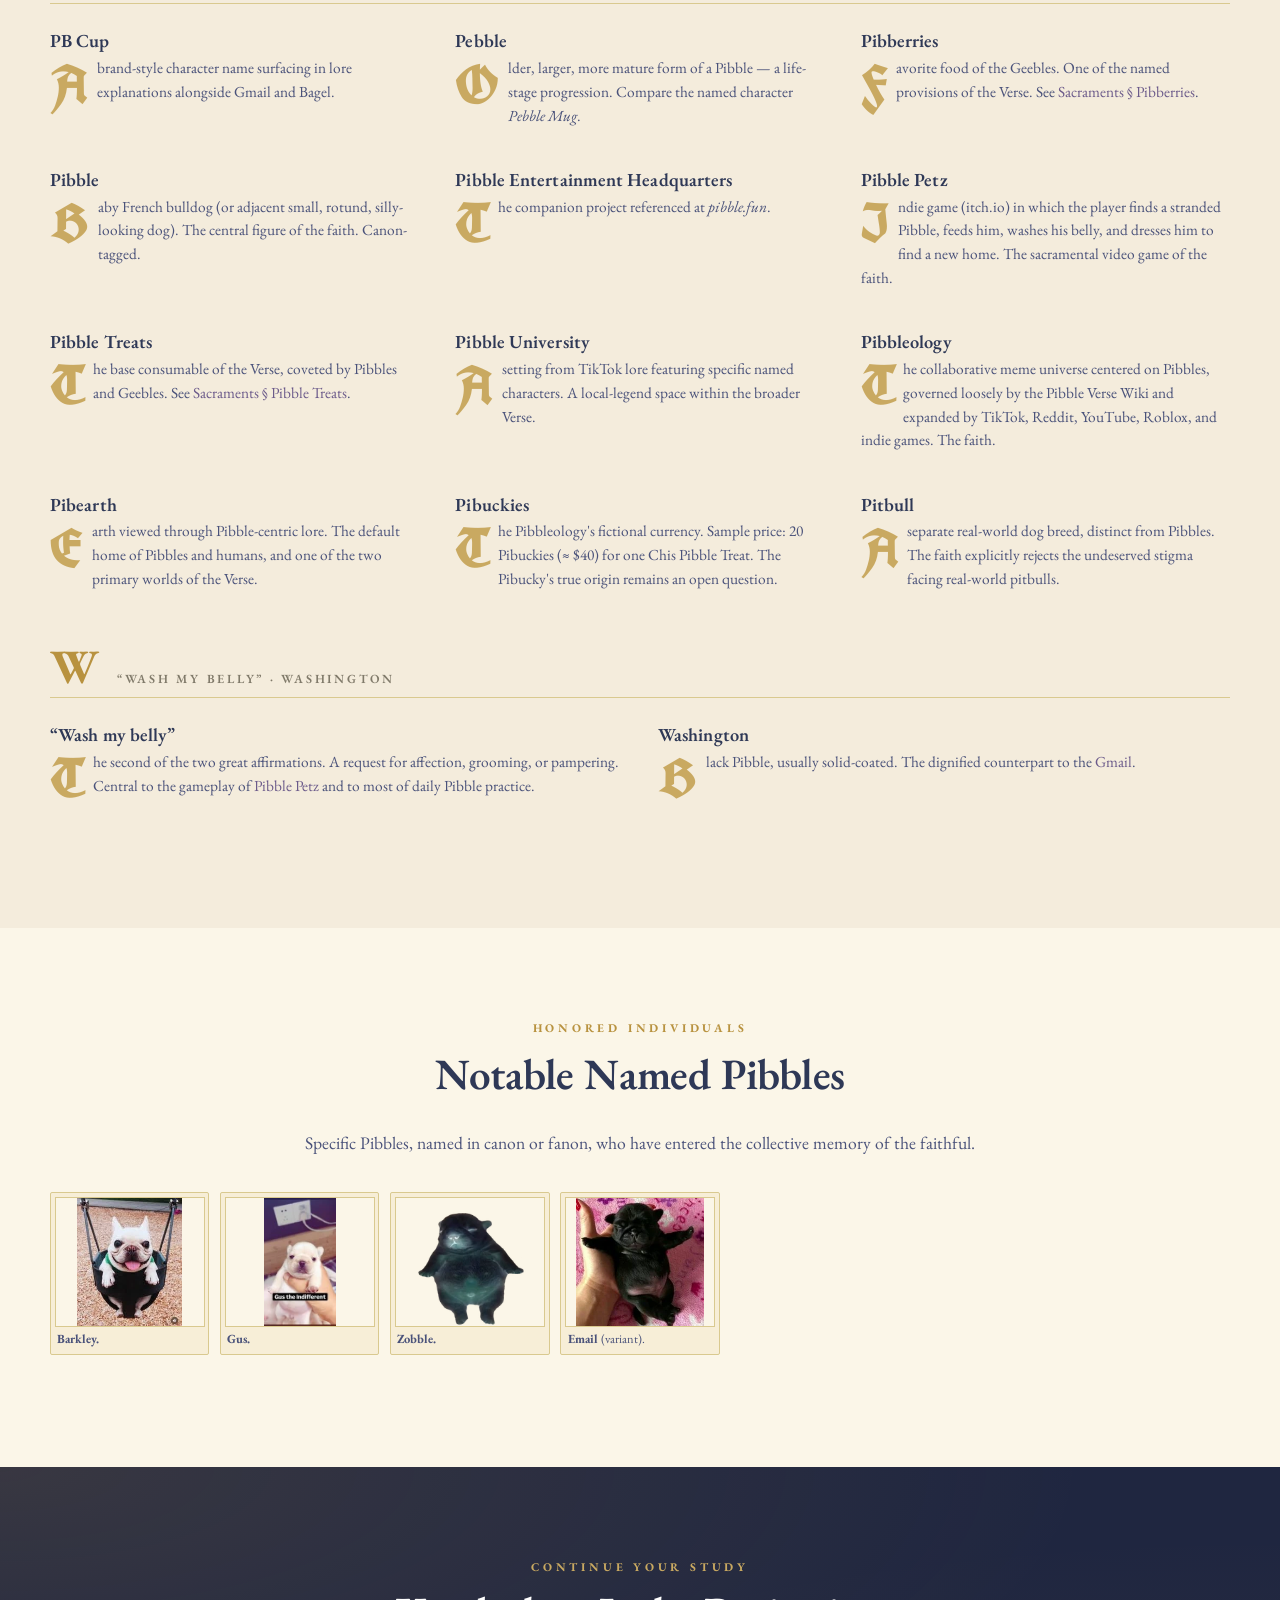
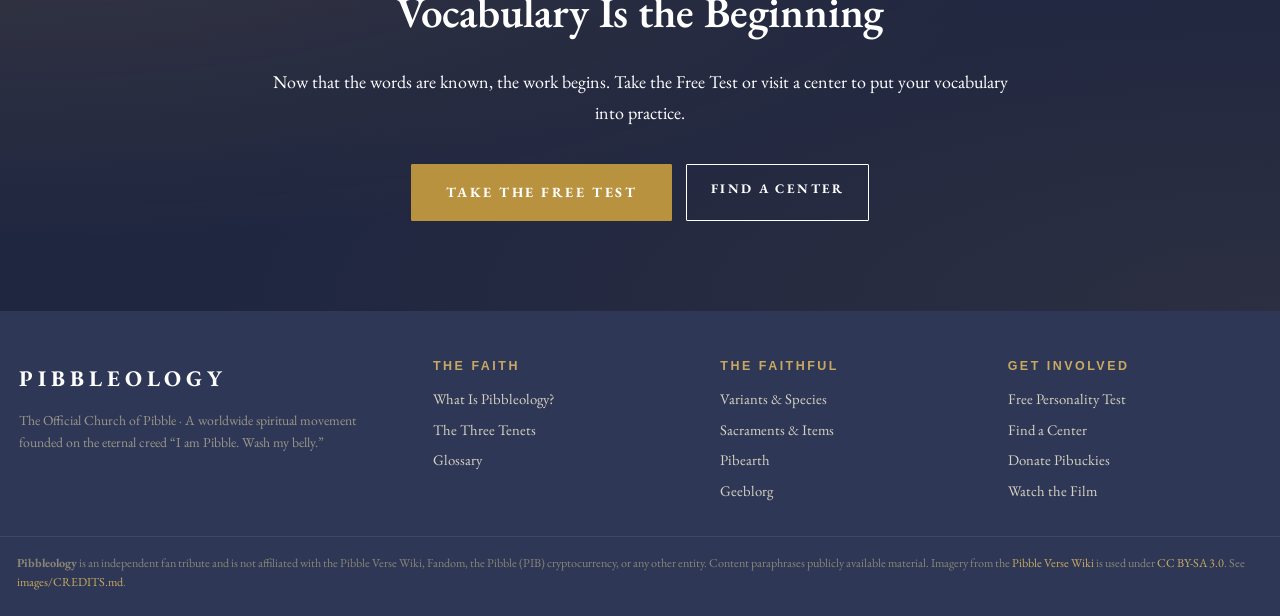
<file: glossary.html>
<!doctype html>
<html lang="en" data-theme="light">
<head>
<meta charset="utf-8">
<meta name="viewport" content="width=device-width,initial-scale=1">
<title>Glossary of the Faith — Pibbleology</title>
<meta name="description" content="Glossary of Pibbleology terms: I am Pibble, Wash my belly, Gmail, Geeblius, Pibearth, Geeblorg, Pibuckies, canon, fanon, and the language of the faithful.">
<link rel="preconnect" href="https://fonts.googleapis.com">
<link rel="preconnect" href="https://fonts.gstatic.com" crossorigin>
<link rel="stylesheet" href="https://fonts.googleapis.com/css2?family=Cormorant+Garamond:ital,wght@0,500;0,600;0,700;1,500&family=EB+Garamond:ital,wght@0,400;0,500;1,400&family=UnifrakturCook:wght@700&family=Caveat&display=swap">
<link rel="stylesheet" href="style.css">
<link rel="icon" href="data:image/svg+xml,%3Csvg xmlns='http://www.w3.org/2000/svg' viewBox='0 0 64 64'%3E%3Ccircle cx='32' cy='32' r='28' fill='%238a6d3b'/%3E%3Ctext x='32' y='44' font-family='Georgia' font-size='36' fill='white' text-anchor='middle'%3EP%3C/text%3E%3C/svg%3E">
</head>
<body class="institutional">

<a class="skip-link" href="#content">Skip to content</a>

<div class="utility-bar">
  <div class="utility-inner">
    <span class="util-locale">Pibbleology International &middot; English (Pibearth)</span>
    <span class="util-spacer"></span>
    <a href="index.html#locate">Find a Pibble Center</a>
    <a href="quiz.html">Take the Free Belly-Wash Personality Test</a>
    <a href="donate-disclaimer.html">Donate Pibuckies</a>
  </div>
</div>

<header class="site-header institutional-header" role="banner">
  <div class="header-inner">
    <a class="brand" href="index.html" aria-label="Pibbleology home">
      <span class="brand-mark">PIBBLEOLOGY</span>
      <span class="brand-tag">The Official Church of Pibble</span>
    </a>
    <span class="header-spacer"></span>
    <nav class="header-nav" aria-label="Primary">
      <a href="index.html#what-is">What Is Pibbleology?</a>
      <a href="characters.html">The Faithful</a>
      <a href="lore-timeline.html">Founding</a>
      <a href="artifacts.html">Sacraments</a>
      <a href="glossary.html">Glossary</a>
    </nav>
    <button id="theme-toggle" class="theme-toggle" type="button" aria-pressed="false">Dark mode</button>
  </div>
</header>

<main id="content" role="main">

  <!-- HERO -->
  <section class="hero-sub" aria-labelledby="hero-h">
    <div class="hero-sub-bg" aria-hidden="true">
      <img src="images/pibble-exclaim.webp" alt="">
    </div>
    <div class="hero-sub-inner">
      <p class="breadcrumb">
        <a href="index.html">Home</a><span class="sep">›</span>
        <span>Glossary of the Faith</span>
      </p>
      <h1 id="hero-h" class="hero-sub-title">Glossary of the Faith</h1>
      <p class="hero-sub-lede">
        The language of Pibbleology — drawn from canon, settled fanon, and
        the daily practice of the faithful across two worlds and many
        platforms.
      </p>
    </div>
  </section>

  <!-- INTRO + JUMPER -->
  <section class="block block-welcome" aria-labelledby="intro-h">
    <div class="block-inner narrow">
      <p class="block-eyebrow">Reference</p>
      <h2 id="intro-h">A Working Vocabulary</h2>
      <p class="lede">
        The terms that follow are used across the Pibble Verse Wiki, in
        TikTok devotionals, in Reddit threads, and in the lived practice of
        centers everywhere. Canonical status is noted where applicable.
      </p>
      <nav class="glossary-jumper" aria-label="Jump to letter">
        <a href="#letter-b">B</a>
        <a href="#letter-c">C</a>
        <a href="#letter-e">E</a>
        <a href="#letter-f">F</a>
        <a href="#letter-g">G</a>
        <a href="#letter-h">H</a>
        <a href="#letter-i">I</a>
        <a href="#letter-o">O</a>
        <a href="#letter-p">P</a>
        <a href="#letter-w">W</a>
      </nav>
    </div>
  </section>

  <!-- GLOSSARY ENTRIES -->
  <section class="block" aria-label="Glossary entries">
    <div class="block-inner">

      <div class="glossary-letter" id="letter-b">
        <div class="glossary-letter-head">
          <span class="letter-mark">B</span>
          <span class="letter-label">Bagel &middot; Base Pibble &middot; Beeble</span>
        </div>
        <div class="glossary-list">
          <article class="glossary-entry" id="bagel">
            <h3 class="term">Bagel</h3>
            <p class="definition">
              Baby golden retriever within the Pibbleology taxonomy &mdash;
              a <q>baby golden Pibble</q> representing a different lineage
              that still fits the small, goofy aesthetic. See
              <a href="characters.html#bagel">The Faithful § Bagel</a>.
            </p>
          </article>
          <article class="glossary-entry" id="base-pibble">
            <h3 class="term">Base Pibble</h3>
            <p class="definition">
              The original brown or tan baby French bulldog. The default
              referent of <em>Pibble</em> when no modifier is given. See
              <a href="characters.html#base-pibble">The Faithful § Base Pibble</a>.
            </p>
          </article>
          <article class="glossary-entry" id="beeble">
            <h3 class="term">Beeble</h3>
            <p class="definition">
              A bee-adjacent Handheld Pibble variant who never stings humans,
              owing to a strong bond with them. Awaits fuller revelation.
            </p>
          </article>
        </div>
      </div>

      <div class="glossary-letter" id="letter-c">
        <div class="glossary-letter-head">
          <span class="letter-mark">C</span>
          <span class="letter-label">Canon &middot; Chis &middot; Chingles</span>
        </div>
        <div class="glossary-list">
          <article class="glossary-entry" id="canon">
            <h3 class="term">Canon</h3>
            <p class="definition">
              Material formally affirmed by the Lorewriters. Currently
              includes the <em>Pibble</em> and <em>Geeble</em> entries. Not
              to be edited without Lorewriter permission.
            </p>
          </article>
          <article class="glossary-entry" id="chis">
            <h3 class="term">Chis</h3>
            <p class="definition">
              Hostile entities targeted by Geebles; implicated in the
              manufacture of the poisonous
              <a href="artifacts.html#chis-treats">Chis Pibble Treats</a>.
            </p>
          </article>
          <article class="glossary-entry" id="chingles">
            <h3 class="term">Chingles</h3>
            <p class="definition">
              Hostile entities blasted by Geebles using laser guns. Paired
              with Chis in canon as adversaries of the fellowship.
            </p>
          </article>
          <article class="glossary-entry" id="chis-treats-term">
            <h3 class="term">Chis Pibble Treats</h3>
            <p class="definition">
              A poisoned counterfeit of the genuine Pibble Treat, priced at
              20 Pibuckies (≈ $40). See
              <a href="artifacts.html#chis-treats">Sacraments § Chis Pibble Treats</a>.
            </p>
          </article>
        </div>
      </div>

      <div class="glossary-letter" id="letter-e">
        <div class="glossary-letter-head">
          <span class="letter-mark">E</span>
          <span class="letter-label">Emails</span>
        </div>
        <div class="glossary-list">
          <article class="glossary-entry" id="emails">
            <h3 class="term">Emails</h3>
            <p class="definition">
              An entity listed alongside Chis and Chingles in Geeble lore.
              Accessible details are minimal; awaits fuller revelation.
            </p>
          </article>
        </div>
      </div>

      <div class="glossary-letter" id="letter-f">
        <div class="glossary-letter-head">
          <span class="letter-mark">F</span>
          <span class="letter-label">Fanon &middot; French Bulldog</span>
        </div>
        <div class="glossary-list">
          <article class="glossary-entry" id="fanon">
            <h3 class="term">Fanon</h3>
            <p class="definition">
              Community interpretation that fills in gaps not yet
              canonically affirmed — life stages, color-based
              classifications, additional variants. Often originates on
              TikTok and Reddit.
            </p>
          </article>
          <article class="glossary-entry">
            <h3 class="term">French Bulldog</h3>
            <p class="definition">
              The base referent of <em>Pibble</em> &mdash; specifically a
              <em>baby</em> French bulldog &mdash; though the faith
              recognizes any small, rotund, silly-looking dog who declares
              themselves.
            </p>
          </article>
        </div>
      </div>

      <div class="glossary-letter" id="letter-g">
        <div class="glossary-letter-head">
          <span class="letter-mark">G</span>
          <span class="letter-label">Geeble &middot; Geeblius &middot; Geeblorg &middot; Gmail</span>
        </div>
        <div class="glossary-list">
          <article class="glossary-entry" id="geeble">
            <h3 class="term">Geeble</h3>
            <p class="definition">
              Canonical green, antennaed alien creature from
              <a href="lore-timeline.html#geeblorg">Geeblorg</a>. Weak powers,
              can fly, armed with laser guns. Acidic blood; very hard skin.
            </p>
          </article>
          <article class="glossary-entry" id="geeblius">
            <h3 class="term">Geeblius</h3>
            <p class="definition">
              The language noted on the canonical Pibble entry. In Geeblius,
              <em>Pibble</em> is rendered <em>Pibble</em>.
            </p>
          </article>
          <article class="glossary-entry" id="geeblorg">
            <h3 class="term">Geeblorg</h3>
            <p class="definition">
              The alien world from which Geebles originate. One of the two
              primary worlds of the Verse, paired with
              <a href="#pibearth">Pibearth</a>.
            </p>
          </article>
          <article class="glossary-entry" id="gmail">
            <h3 class="term">Gmail</h3>
            <p class="definition">
              White Pibble, often with black spots. Among the most
              recognizable variants. Distinct from <a href="#oreo">Oreo / Yoshi</a>,
              which inverts the spotting.
            </p>
          </article>
        </div>
      </div>

      <div class="glossary-letter" id="letter-h">
        <div class="glossary-letter-head">
          <span class="letter-mark">H</span>
          <span class="letter-label">Handheld Pibble</span>
        </div>
        <div class="glossary-list">
          <article class="glossary-entry" id="handheld-pibble">
            <h3 class="term">Handheld Pibble</h3>
            <p class="definition">
              A sub-category of exceptionally small Pibbles designed to be
              carried by humans. The reference point against which Beebles
              are compared.
            </p>
          </article>
        </div>
      </div>

      <div class="glossary-letter" id="letter-i">
        <div class="glossary-letter-head">
          <span class="letter-mark">I</span>
          <span class="letter-label">"I am Pibble"</span>
        </div>
        <div class="glossary-list">
          <article class="glossary-entry" id="i-am-pibble">
            <h3 class="term">&ldquo;I am Pibble&rdquo;</h3>
            <p class="definition">
              The first of the two great affirmations. A self-announcement,
              treated almost as a verbal compulsion. Forms the doctrinal
              backbone of the faith and drives much of the community's
              humor, fanart, and roleplay.
            </p>
          </article>
        </div>
      </div>

      <div class="glossary-letter" id="letter-o">
        <div class="glossary-letter-head">
          <span class="letter-mark">O</span>
          <span class="letter-label">Oreo / Yoshi</span>
        </div>
        <div class="glossary-list">
          <article class="glossary-entry" id="oreo">
            <h3 class="term">Oreo / Yoshi</h3>
            <p class="definition">
              Black-and-white patterned dog in the Pibble taxonomy —
              predominantly black with white spots. Inverse of the
              <a href="#gmail">Gmail</a> pattern.
            </p>
          </article>
        </div>
      </div>

      <div class="glossary-letter" id="letter-p">
        <div class="glossary-letter-head">
          <span class="letter-mark">P</span>
          <span class="letter-label">PB Cup &middot; Pebble &middot; Pibberries &middot; Pibble &middot; Pibearth &middot; Pibuckies &middot; Pitbull</span>
        </div>
        <div class="glossary-list">
          <article class="glossary-entry" id="pb-cup">
            <h3 class="term">PB Cup</h3>
            <p class="definition">
              A brand-style character name surfacing in lore explanations
              alongside Gmail and Bagel.
            </p>
          </article>
          <article class="glossary-entry" id="pebble">
            <h3 class="term">Pebble</h3>
            <p class="definition">
              Older, larger, more mature form of a Pibble — a life-stage
              progression. Compare the named character <em>Pebble Mug</em>.
            </p>
          </article>
          <article class="glossary-entry" id="pibberries">
            <h3 class="term">Pibberries</h3>
            <p class="definition">
              Favorite food of the Geebles. One of the named provisions of
              the Verse. See
              <a href="artifacts.html#pibberries">Sacraments § Pibberries</a>.
            </p>
          </article>
          <article class="glossary-entry" id="pibble">
            <h3 class="term">Pibble</h3>
            <p class="definition">
              Baby French bulldog (or adjacent small, rotund, silly-looking
              dog). The central figure of the faith. Canon-tagged.
            </p>
          </article>
          <article class="glossary-entry" id="pibble-entertainment">
            <h3 class="term">Pibble Entertainment Headquarters</h3>
            <p class="definition">
              The companion project referenced at <em>pibble.fun</em>.
            </p>
          </article>
          <article class="glossary-entry" id="pibble-petz">
            <h3 class="term">Pibble Petz</h3>
            <p class="definition">
              Indie game (itch.io) in which the player finds a stranded
              Pibble, feeds him, washes his belly, and dresses him to find a
              new home. The sacramental video game of the faith.
            </p>
          </article>
          <article class="glossary-entry" id="pibble-treats">
            <h3 class="term">Pibble Treats</h3>
            <p class="definition">
              The base consumable of the Verse, coveted by Pibbles and
              Geebles. See <a href="artifacts.html#pibble-treats">Sacraments § Pibble Treats</a>.
            </p>
          </article>
          <article class="glossary-entry" id="pibble-university">
            <h3 class="term">Pibble University</h3>
            <p class="definition">
              A setting from TikTok lore featuring specific named characters.
              A local-legend space within the broader Verse.
            </p>
          </article>
          <article class="glossary-entry" id="pibble-verse">
            <h3 class="term">Pibbleology</h3>
            <p class="definition">
              The collaborative meme universe centered on Pibbles, governed
              loosely by the Pibble Verse Wiki and expanded by TikTok,
              Reddit, YouTube, Roblox, and indie games. The faith.
            </p>
          </article>
          <article class="glossary-entry" id="pibearth">
            <h3 class="term">Pibearth</h3>
            <p class="definition">
              Earth viewed through Pibble-centric lore. The default home of
              Pibbles and humans, and one of the two primary worlds of the
              Verse.
            </p>
          </article>
          <article class="glossary-entry" id="pibuckies">
            <h3 class="term">Pibuckies</h3>
            <p class="definition">
              The Pibbleology's fictional currency. Sample price: 20
              Pibuckies (≈ $40) for one Chis Pibble Treat. The Pibucky's
              true origin remains an open question.
            </p>
          </article>
          <article class="glossary-entry" id="pitbull">
            <h3 class="term">Pitbull</h3>
            <p class="definition">
              A separate real-world dog breed, distinct from Pibbles. The
              faith explicitly rejects the undeserved stigma facing
              real-world pitbulls.
            </p>
          </article>
        </div>
      </div>

      <div class="glossary-letter" id="letter-w">
        <div class="glossary-letter-head">
          <span class="letter-mark">W</span>
          <span class="letter-label">&ldquo;Wash my belly&rdquo; &middot; Washington</span>
        </div>
        <div class="glossary-list">
          <article class="glossary-entry" id="wash-my-belly">
            <h3 class="term">&ldquo;Wash my belly&rdquo;</h3>
            <p class="definition">
              The second of the two great affirmations. A request for
              affection, grooming, or pampering. Central to the gameplay of
              <a href="#pibble-petz">Pibble Petz</a> and to most of daily
              Pibble practice.
            </p>
          </article>
          <article class="glossary-entry" id="washington">
            <h3 class="term">Washington</h3>
            <p class="definition">
              Black Pibble, usually solid-coated. The dignified counterpart
              to the <a href="#gmail">Gmail</a>.
            </p>
          </article>
        </div>
      </div>

    </div>
  </section>

  <!-- NAMED PIBBLES -->
  <section class="block block-tan" aria-labelledby="named-h">
    <div class="block-inner">
      <p class="block-eyebrow centered">Honored Individuals</p>
      <h2 id="named-h" class="centered">Notable Named Pibbles</h2>
      <p class="block-lede centered">
        Specific Pibbles, named in canon or fanon, who have entered the
        collective memory of the faithful.
      </p>
      <div class="gallery">
        <figure>
          <img src="images/barkley.jpg" alt="Barkley — a named pibble">
          <figcaption><strong>Barkley.</strong></figcaption>
        </figure>
        <figure>
          <img src="images/gus.jpg" alt="Gus — a named pibble">
          <figcaption><strong>Gus.</strong></figcaption>
        </figure>
        <figure>
          <img src="images/zobble.webp" alt="Zobble — a named entity">
          <figcaption><strong>Zobble.</strong></figcaption>
        </figure>
        <figure>
          <img src="images/email1.jpg" alt="Email variant">
          <figcaption><strong>Email</strong> (variant).</figcaption>
        </figure>
      </div>
    </div>
  </section>

  <!-- CTA -->
  <section class="block block-banner inverse-bg" aria-labelledby="cta-h">
    <div class="block-inner narrow centered">
      <p class="block-eyebrow inverse">Continue Your Study</p>
      <h2 id="cta-h" class="inverse">Vocabulary Is the Beginning</h2>
      <p class="inverse">
        Now that the words are known, the work begins. Take the Free Test
        or visit a center to put your vocabulary into practice.
      </p>
      <div class="cta-row centered">
        <a class="cta-primary cta-large" href="quiz.html">Take the Free Test</a>
        <a class="cta-secondary inverse" href="index.html#locate">Find a Center</a>
      </div>
    </div>
  </section>

</main>

<footer class="site-footer institutional-footer">
  <div class="footer-inner footer-grid">
    <div>
      <div class="footer-brand">PIBBLEOLOGY</div>
      <p class="footer-blurb">
        The Official Church of Pibble &middot; A worldwide spiritual movement
        founded on the eternal creed <q>I am Pibble. Wash my belly.</q>
      </p>
    </div>
    <div>
      <h4>The Faith</h4>
      <ul>
        <li><a href="index.html#what-is">What Is Pibbleology?</a></li>
        <li><a href="index.html#tenets">The Three Tenets</a></li>
        <li><a href="glossary.html">Glossary</a></li>
      </ul>
    </div>
    <div>
      <h4>The Faithful</h4>
      <ul>
        <li><a href="characters.html">Variants &amp; Species</a></li>
        <li><a href="artifacts.html">Sacraments &amp; Items</a></li>
        <li><a href="lore-timeline.html#pibearth">Pibearth</a></li>
        <li><a href="lore-timeline.html#geeblorg">Geeblorg</a></li>
      </ul>
    </div>
    <div>
      <h4>Get Involved</h4>
      <ul>
        <li><a href="quiz.html">Free Personality Test</a></li>
        <li><a href="index.html#locate">Find a Center</a></li>
        <li><a href="donate-disclaimer.html">Donate Pibuckies</a></li>
        <li><a href="index.html#video">Watch the Film</a></li>
      </ul>
    </div>
  </div>
  <div class="footer-bottom">
    <div>
      <strong>Pibbleology</strong> is an independent fan tribute and is not
      affiliated with the Pibble Verse Wiki, Fandom, the Pibble (PIB) cryptocurrency, or any other entity.
      Content paraphrases publicly available material. Imagery from the
      <a href="https://pibble-verse.fandom.com/" rel="noopener">Pibble Verse Wiki</a>
      is used under <a href="https://creativecommons.org/licenses/by-sa/3.0/" rel="noopener">CC&nbsp;BY-SA&nbsp;3.0</a>.
      See <a href="images/CREDITS.md">images/CREDITS.md</a>.
    </div>
  </div>
</footer>

<script src="script.js"></script>
</body>
</html>
</file>
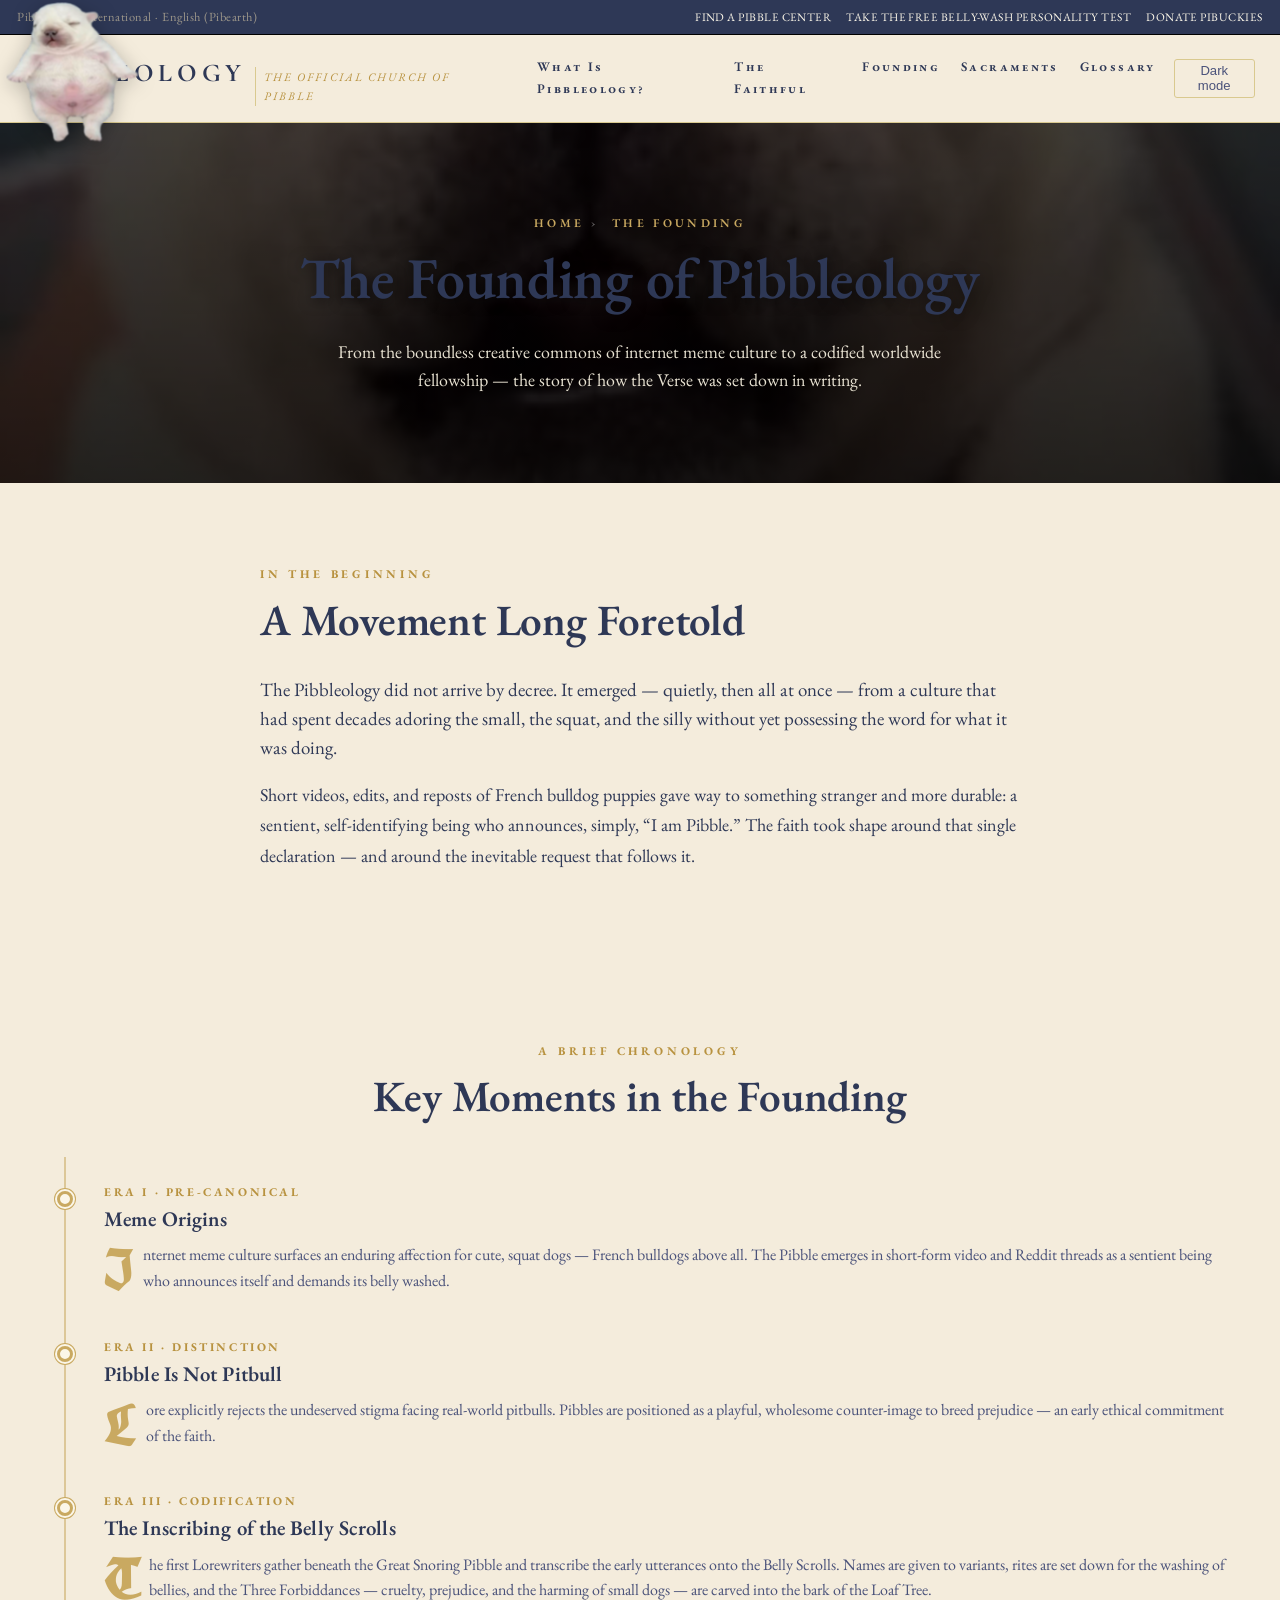
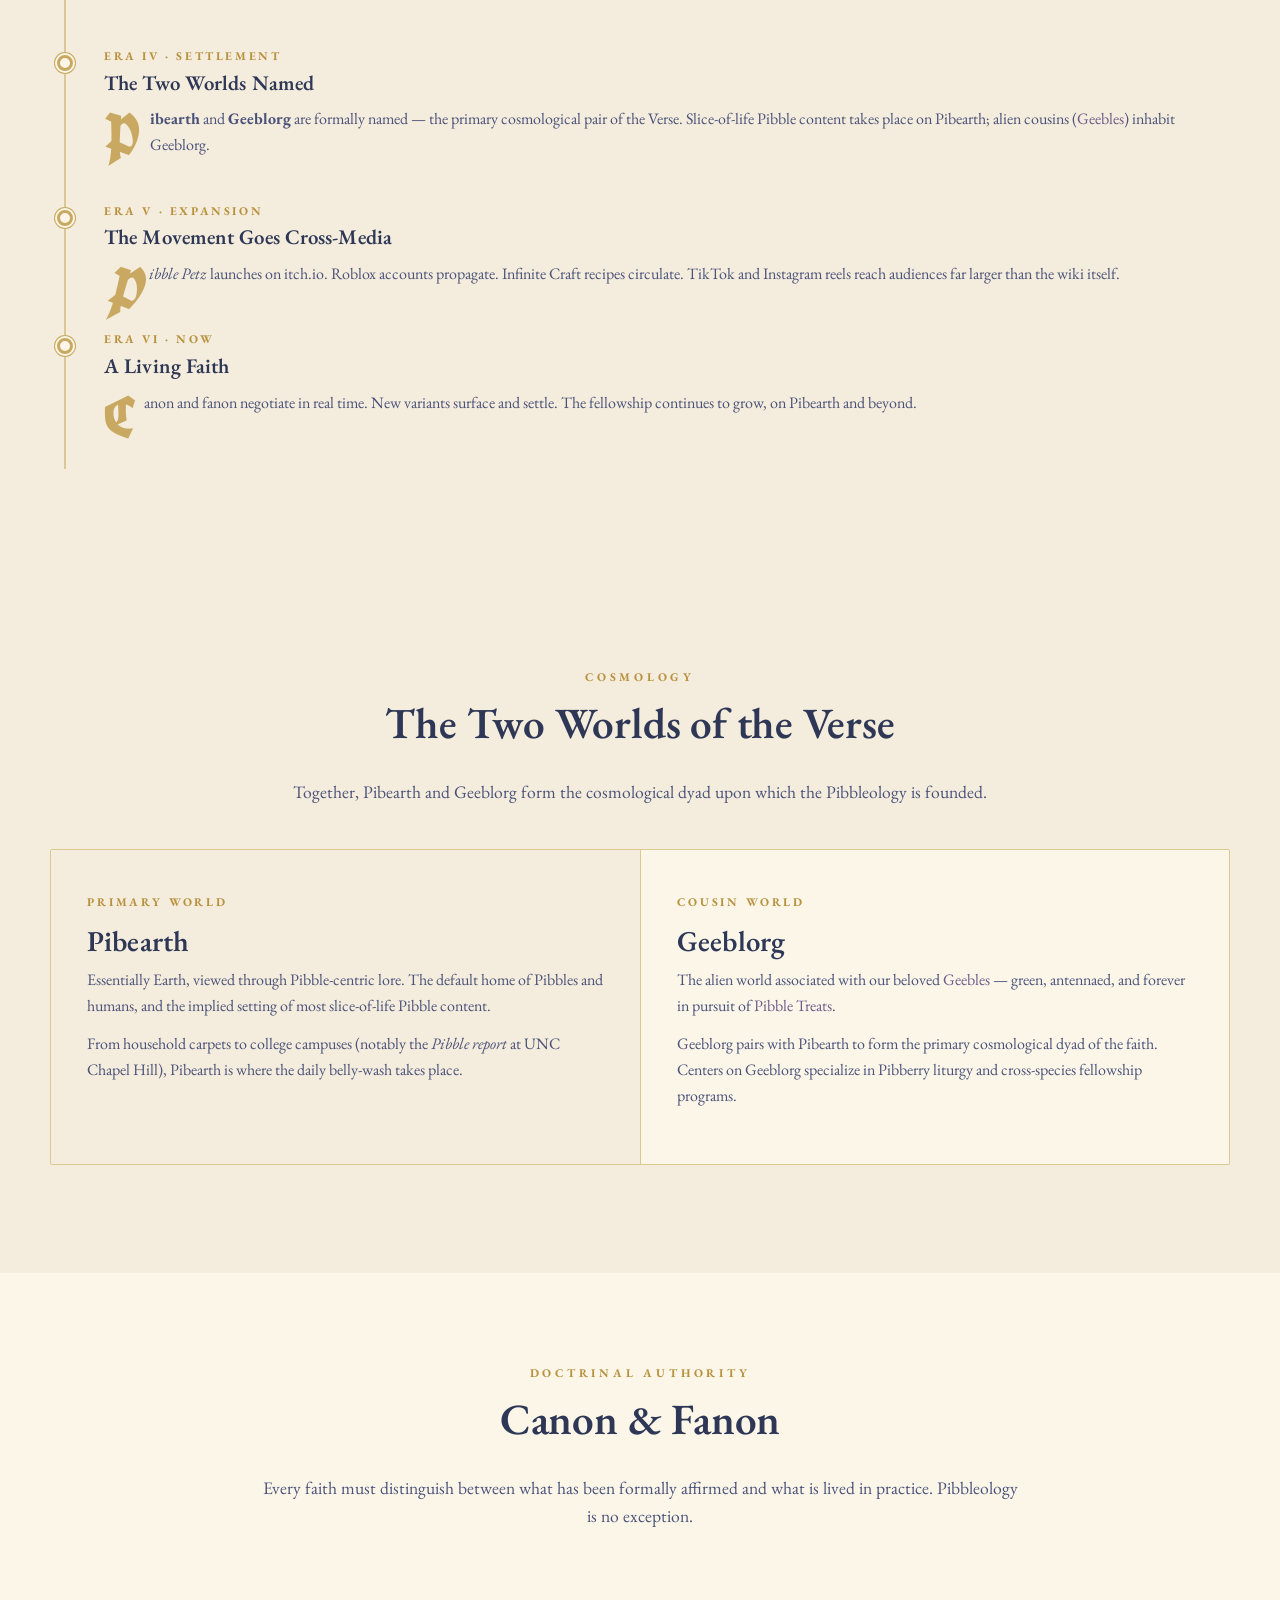
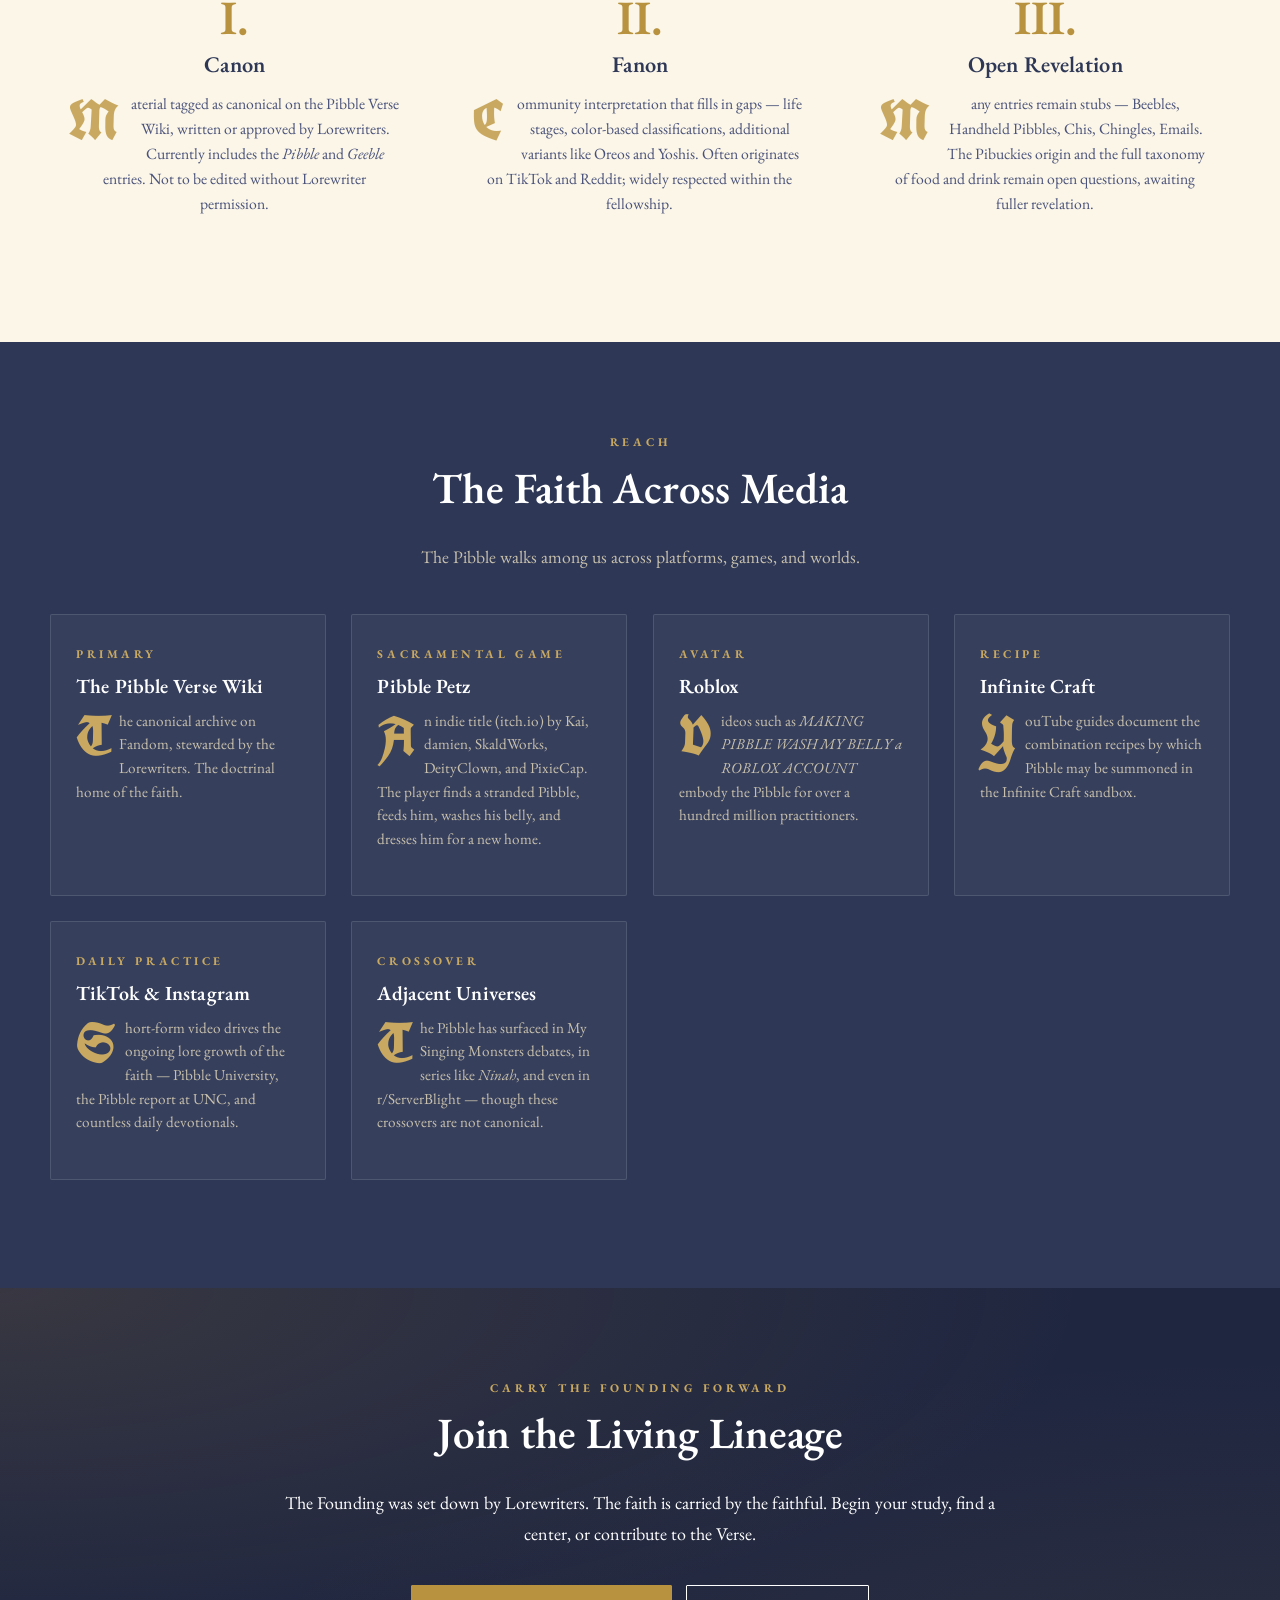
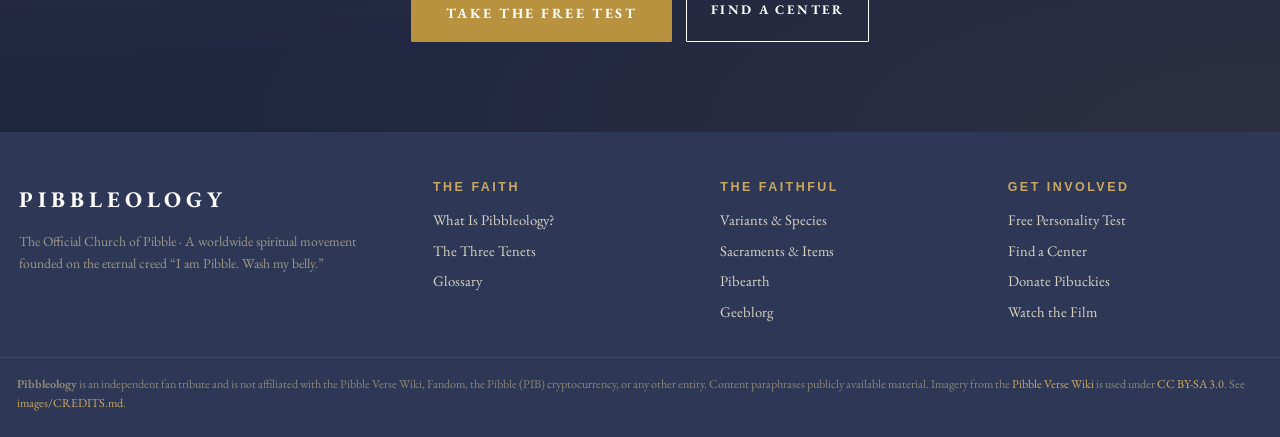
<file: lore-timeline.html>
<!doctype html>
<html lang="en" data-theme="light">
<head>
<meta charset="utf-8">
<meta name="viewport" content="width=device-width,initial-scale=1">
<title>The Founding — Pibbleology</title>
<meta name="description" content="The Founding of Pibbleology — how the faith emerged from internet meme culture, the Lorewriters who set it down, the two worlds (Pibearth and Geeblorg), and the living distinction between canon and fanon.">
<link rel="preconnect" href="https://fonts.googleapis.com">
<link rel="preconnect" href="https://fonts.gstatic.com" crossorigin>
<link rel="stylesheet" href="https://fonts.googleapis.com/css2?family=Cormorant+Garamond:ital,wght@0,500;0,600;0,700;1,500&family=EB+Garamond:ital,wght@0,400;0,500;1,400&family=UnifrakturCook:wght@700&family=Caveat&display=swap">
<link rel="stylesheet" href="style.css">
<link rel="icon" href="data:image/svg+xml,%3Csvg xmlns='http://www.w3.org/2000/svg' viewBox='0 0 64 64'%3E%3Ccircle cx='32' cy='32' r='28' fill='%238a6d3b'/%3E%3Ctext x='32' y='44' font-family='Georgia' font-size='36' fill='white' text-anchor='middle'%3EP%3C/text%3E%3C/svg%3E">
</head>
<body class="institutional">

<a class="skip-link" href="#content">Skip to content</a>

<div class="utility-bar">
  <div class="utility-inner">
    <span class="util-locale">Pibbleology International &middot; English (Pibearth)</span>
    <span class="util-spacer"></span>
    <a href="index.html#locate">Find a Pibble Center</a>
    <a href="quiz.html">Take the Free Belly-Wash Personality Test</a>
    <a href="donate-disclaimer.html">Donate Pibuckies</a>
  </div>
</div>

<header class="site-header institutional-header" role="banner">
  <div class="header-inner">
    <a class="brand" href="index.html" aria-label="Pibbleology home">
      <span class="brand-mark">PIBBLEOLOGY</span>
      <span class="brand-tag">The Official Church of Pibble</span>
    </a>
    <span class="header-spacer"></span>
    <nav class="header-nav" aria-label="Primary">
      <a href="index.html#what-is">What Is Pibbleology?</a>
      <a href="characters.html">The Faithful</a>
      <a href="lore-timeline.html">Founding</a>
      <a href="artifacts.html">Sacraments</a>
      <a href="glossary.html">Glossary</a>
    </nav>
    <button id="theme-toggle" class="theme-toggle" type="button" aria-pressed="false">Dark mode</button>
  </div>
</header>

<main id="content" role="main">

  <!-- HERO -->
  <section class="hero-sub" aria-labelledby="hero-h">
    <div class="hero-sub-bg" aria-hidden="true">
      <img src="images/pibble.png" alt="">
    </div>
    <div class="hero-sub-inner">
      <p class="breadcrumb">
        <a href="index.html">Home</a><span class="sep">›</span>
        <span>The Founding</span>
      </p>
      <h1 id="hero-h" class="hero-sub-title">The Founding of Pibbleology</h1>
      <p class="hero-sub-lede">
        From the boundless creative commons of internet meme culture to a
        codified worldwide fellowship — the story of how the Verse was set
        down in writing.
      </p>
    </div>
  </section>

  <!-- ORIGINS -->
  <section class="block block-welcome" aria-labelledby="origins-h">
    <div class="block-inner narrow">
      <p class="block-eyebrow">In the Beginning</p>
      <h2 id="origins-h">A Movement Long Foretold</h2>
      <p class="lede">
        The Pibbleology did not arrive by decree. It emerged — quietly, then
        all at once — from a culture that had spent decades adoring the
        small, the squat, and the silly without yet possessing the word for
        what it was doing.
      </p>
      <p>
        Short videos, edits, and reposts of French bulldog puppies gave way
        to something stranger and more durable: a sentient, self-identifying
        being who announces, simply, <q>I am Pibble.</q> The faith took
        shape around that single declaration — and around the inevitable
        request that follows it.
      </p>
    </div>
  </section>

  <!-- TIMELINE -->
  <section class="block" aria-labelledby="timeline-h">
    <div class="block-inner">
      <p class="block-eyebrow centered">A Brief Chronology</p>
      <h2 id="timeline-h" class="centered">Key Moments in the Founding</h2>

      <div class="timeline">
        <div class="timeline-item">
          <div class="timeline-date">Era I &middot; Pre-Canonical</div>
          <h3>Meme Origins</h3>
          <p>
            Internet meme culture surfaces an enduring affection for cute,
            squat dogs — French bulldogs above all. The Pibble emerges in
            short-form video and Reddit threads as a sentient being who
            announces itself and demands its belly washed.
          </p>
        </div>
        <div class="timeline-item">
          <div class="timeline-date">Era II &middot; Distinction</div>
          <h3>Pibble Is Not Pitbull</h3>
          <p>
            Lore explicitly rejects the undeserved stigma facing real-world
            pitbulls. Pibbles are positioned as a playful, wholesome
            counter-image to breed prejudice — an early ethical
            commitment of the faith.
          </p>
        </div>
        <div class="timeline-item">
          <div class="timeline-date">Era III &middot; Codification</div>
          <h3>The Inscribing of the Belly Scrolls</h3>
          <p>
            The first Lorewriters gather beneath the Great Snoring Pibble and
            transcribe the early utterances onto the Belly Scrolls. Names are
            given to variants, rites are set down for the washing of bellies,
            and the Three Forbiddances — cruelty, prejudice, and the harming
            of small dogs — are carved into the bark of the Loaf Tree.
          </p>
        </div>
        <div class="timeline-item">
          <div class="timeline-date">Era IV &middot; Settlement</div>
          <h3>The Two Worlds Named</h3>
          <p>
            <strong>Pibearth</strong> and <strong>Geeblorg</strong> are
            formally named — the primary cosmological pair of the Verse.
            Slice-of-life Pibble content takes place on Pibearth; alien
            cousins (<a href="characters.html#geeble">Geebles</a>) inhabit
            Geeblorg.
          </p>
        </div>
        <div class="timeline-item">
          <div class="timeline-date">Era V &middot; Expansion</div>
          <h3>The Movement Goes Cross-Media</h3>
          <p>
            <em>Pibble Petz</em> launches on itch.io. Roblox accounts
            propagate. Infinite Craft recipes circulate. TikTok and Instagram
            reels reach audiences far larger than the wiki itself.
          </p>
        </div>
        <div class="timeline-item">
          <div class="timeline-date">Era VI &middot; Now</div>
          <h3>A Living Faith</h3>
          <p>
            Canon and fanon negotiate in real time. New variants surface and
            settle. The fellowship continues to grow, on Pibearth and beyond.
          </p>
        </div>
      </div>
    </div>
  </section>

  <!-- THE TWO WORLDS -->
  <section class="block" aria-labelledby="worlds-h">
    <div class="block-inner">
      <p class="block-eyebrow centered">Cosmology</p>
      <h2 id="worlds-h" class="centered">The Two Worlds of the Verse</h2>
      <p class="block-lede centered">
        Together, Pibearth and Geeblorg form the cosmological dyad upon
        which the Pibbleology is founded.
      </p>

      <div class="worlds-pair">
        <article class="world" id="pibearth">
          <p class="world-tag">Primary World</p>
          <h3>Pibearth</h3>
          <p>
            Essentially Earth, viewed through Pibble-centric lore. The
            default home of Pibbles and humans, and the implied setting of
            most slice-of-life Pibble content.
          </p>
          <p>
            From household carpets to college campuses (notably the
            <em>Pibble report</em> at UNC Chapel Hill), Pibearth is where
            the daily belly-wash takes place.
          </p>
        </article>
        <article class="world" id="geeblorg">
          <p class="world-tag">Cousin World</p>
          <h3>Geeblorg</h3>
          <p>
            The alien world associated with our beloved
            <a href="characters.html#geeble">Geebles</a> — green, antennaed,
            and forever in pursuit of <a href="artifacts.html#pibble-treats">Pibble Treats</a>.
          </p>
          <p>
            Geeblorg pairs with Pibearth to form the primary cosmological
            dyad of the faith. Centers on Geeblorg specialize in Pibberry
            liturgy and cross-species fellowship programs.
          </p>
        </article>
      </div>
    </div>
  </section>

  <!-- CANON vs FANON -->
  <section class="block block-tan" aria-labelledby="canon-h">
    <div class="block-inner">
      <p class="block-eyebrow centered">Doctrinal Authority</p>
      <h2 id="canon-h" class="centered">Canon &amp; Fanon</h2>
      <p class="block-lede centered">
        Every faith must distinguish between what has been formally
        affirmed and what is lived in practice. Pibbleology is no exception.
      </p>

      <div class="tenet-grid">
        <article class="tenet">
          <div class="tenet-num">I.</div>
          <h3>Canon</h3>
          <p>
            Material tagged as canonical on the Pibble Verse Wiki, written
            or approved by Lorewriters. Currently includes the
            <em>Pibble</em> and <em>Geeble</em> entries. Not to be edited
            without Lorewriter permission.
          </p>
        </article>
        <article class="tenet">
          <div class="tenet-num">II.</div>
          <h3>Fanon</h3>
          <p>
            Community interpretation that fills in gaps — life stages,
            color-based classifications, additional variants like Oreos and
            Yoshis. Often originates on TikTok and Reddit; widely respected
            within the fellowship.
          </p>
        </article>
        <article class="tenet">
          <div class="tenet-num">III.</div>
          <h3>Open Revelation</h3>
          <p>
            Many entries remain stubs — Beebles, Handheld Pibbles, Chis,
            Chingles, Emails. The Pibuckies origin and the full taxonomy of
            food and drink remain open questions, awaiting fuller
            revelation.
          </p>
        </article>
      </div>
    </div>
  </section>

  <!-- CROSS-MEDIA -->
  <section class="block block-dark" aria-labelledby="cross-h">
    <div class="block-inner">
      <p class="block-eyebrow centered">Reach</p>
      <h2 id="cross-h" class="centered">The Faith Across Media</h2>
      <p class="block-lede centered">
        The Pibble walks among us across platforms, games, and worlds.
      </p>

      <div class="course-grid">
        <article class="course">
          <div class="course-tier">PRIMARY</div>
          <h3>The Pibble Verse Wiki</h3>
          <p>The canonical archive on Fandom, stewarded by the Lorewriters. The doctrinal home of the faith.</p>
        </article>
        <article class="course">
          <div class="course-tier">SACRAMENTAL GAME</div>
          <h3>Pibble Petz</h3>
          <p>An indie title (itch.io) by Kai, damien, SkaldWorks, DeityClown, and PixieCap. The player finds a stranded Pibble, feeds him, washes his belly, and dresses him for a new home.</p>
        </article>
        <article class="course">
          <div class="course-tier">AVATAR</div>
          <h3>Roblox</h3>
          <p>Videos such as <em>MAKING PIBBLE WASH MY BELLY a ROBLOX ACCOUNT</em> embody the Pibble for over a hundred million practitioners.</p>
        </article>
        <article class="course">
          <div class="course-tier">RECIPE</div>
          <h3>Infinite Craft</h3>
          <p>YouTube guides document the combination recipes by which Pibble may be summoned in the Infinite Craft sandbox.</p>
        </article>
        <article class="course">
          <div class="course-tier">DAILY PRACTICE</div>
          <h3>TikTok &amp; Instagram</h3>
          <p>Short-form video drives the ongoing lore growth of the faith — Pibble University, the Pibble report at UNC, and countless daily devotionals.</p>
        </article>
        <article class="course">
          <div class="course-tier">CROSSOVER</div>
          <h3>Adjacent Universes</h3>
          <p>The Pibble has surfaced in My Singing Monsters debates, in series like <em>Ninah</em>, and even in r/ServerBlight — though these crossovers are not canonical.</p>
        </article>
      </div>
    </div>
  </section>

  <!-- CTA -->
  <section class="block block-banner inverse-bg" aria-labelledby="cta-h">
    <div class="block-inner narrow centered">
      <p class="block-eyebrow inverse">Carry the Founding Forward</p>
      <h2 id="cta-h" class="inverse">Join the Living Lineage</h2>
      <p class="inverse">
        The Founding was set down by Lorewriters. The faith is carried by
        the faithful. Begin your study, find a center, or contribute to the
        Verse.
      </p>
      <div class="cta-row centered">
        <a class="cta-primary cta-large" href="quiz.html">Take the Free Test</a>
        <a class="cta-secondary inverse" href="index.html#locate">Find a Center</a>
      </div>
    </div>
  </section>

</main>

<footer class="site-footer institutional-footer">
  <div class="footer-inner footer-grid">
    <div>
      <div class="footer-brand">PIBBLEOLOGY</div>
      <p class="footer-blurb">
        The Official Church of Pibble &middot; A worldwide spiritual movement
        founded on the eternal creed <q>I am Pibble. Wash my belly.</q>
      </p>
    </div>
    <div>
      <h4>The Faith</h4>
      <ul>
        <li><a href="index.html#what-is">What Is Pibbleology?</a></li>
        <li><a href="index.html#tenets">The Three Tenets</a></li>
        <li><a href="glossary.html">Glossary</a></li>
      </ul>
    </div>
    <div>
      <h4>The Faithful</h4>
      <ul>
        <li><a href="characters.html">Variants &amp; Species</a></li>
        <li><a href="artifacts.html">Sacraments &amp; Items</a></li>
        <li><a href="lore-timeline.html#pibearth">Pibearth</a></li>
        <li><a href="lore-timeline.html#geeblorg">Geeblorg</a></li>
      </ul>
    </div>
    <div>
      <h4>Get Involved</h4>
      <ul>
        <li><a href="quiz.html">Free Personality Test</a></li>
        <li><a href="index.html#locate">Find a Center</a></li>
        <li><a href="donate-disclaimer.html">Donate Pibuckies</a></li>
        <li><a href="index.html#video">Watch the Film</a></li>
      </ul>
    </div>
  </div>
  <div class="footer-bottom">
    <div>
      <strong>Pibbleology</strong> is an independent fan tribute and is not
      affiliated with the Pibble Verse Wiki, Fandom, the Pibble (PIB) cryptocurrency, or any other entity.
      Content paraphrases publicly available material. Imagery from the
      <a href="https://pibble-verse.fandom.com/" rel="noopener">Pibble Verse Wiki</a>
      is used under <a href="https://creativecommons.org/licenses/by-sa/3.0/" rel="noopener">CC&nbsp;BY-SA&nbsp;3.0</a>.
      See <a href="images/CREDITS.md">images/CREDITS.md</a>.
    </div>
  </div>
</footer>

<script src="script.js"></script>
</body>
</html>
</file>
<file: style.css>
/* =========================================================
   Pibbleology — stylesheet
   Sections:
     1. Reset & root tokens
     2. Light / dark themes
     3. Typography
     4. Layout (header, rails, main, infobox, footer)
     5. Components (TOC, infobox, search, references)
     6. Utilities & accessibility
     7. Responsive
   ========================================================= */

/* 1. Reset & root tokens ---------------------------------- */
*,
*::before,
*::after { box-sizing: border-box; }

html { scroll-behavior: smooth; }

:root {
  /* Reliquary Pastel — illuminated manuscript palette */
  --bg: #F4ECDC;            /* Vellum */
  --canvas: #FBF6E8;        /* Lighter vellum */
  --ink: #2E3856;           /* Cathedral Indigo */
  --ink-soft: #4a527a;
  --muted: #807a6a;
  --rule: #d9c98f;          /* dim gold rule */
  --rule-soft: #e8dec0;
  --link: #6B5A8A;          /* Ash Lilac (deeper) */
  --link-visited: #8a6db0;
  --link-hover: #b85a3a;    /* warm rust on hover */
  --accent: #C9A961;        /* Reliquary Gold */
  --accent-2: #9BAE8C;      /* Blessed Sage */
  --blush: #E8B8A8;         /* Pibble Blush */
  --lilac: #B8A8C4;         /* Ash Lilac */
  --infobox-bg: #f7eed7;
  --infobox-head: #ecd9a3;
  --code-bg: #efe6cc;
  --focus: #C9A961;
  --shadow: 0 1px 0 rgba(46,56,86,0.06);
  --maxw: 1240px;
  --rail: 220px;
  --infobox-w: 290px;
  --serif: "EB Garamond", Georgia, "Iowan Old Style", "Palatino Linotype", Palatino, serif;
  --display: "Cormorant Garamond", "EB Garamond", Georgia, serif;
  --blackletter: "UnifrakturCook", "Cormorant Garamond", serif;
  --marginalia: "Caveat", "Bradley Hand", cursive;
  --sans: -apple-system, BlinkMacSystemFont, "Segoe UI", Roboto, "Helvetica Neue", Arial, sans-serif;
}

/* 2. Themes ----------------------------------------------- */
html[data-theme="dark"] {
  /* Night Psalter — indigo cathedral after compline */
  --bg: #1a2138;
  --canvas: #232c47;
  --ink: #F4ECDC;
  --ink-soft: #d8cdb0;
  --muted: #a39880;
  --rule: #4a4226;
  --rule-soft: #2f3550;
  --link: #C9B8DC;
  --link-visited: #d8c4f0;
  --link-hover: #E8B8A8;
  --accent: #d6b271;
  --accent-2: #7d9070;
  --infobox-bg: #2a3354;
  --infobox-head: #38416a;
  --code-bg: #2a3354;
  --focus: #d6b271;
}

/* 3. Typography ------------------------------------------- */
body {
  margin: 0;
  background: var(--bg);
  color: var(--ink);
  font-family: var(--serif);
  font-size: 18px;
  line-height: 1.7;
  -webkit-font-smoothing: antialiased;
  text-rendering: optimizeLegibility;
}

h1, h2, h3, h4 {
  font-family: var(--display);
  font-weight: 600;
  color: var(--ink);
  line-height: 1.2;
  letter-spacing: 0.005em;
  margin: 1.4em 0 0.4em;
}

h2 {
  font-size: 1.5rem;
  border-bottom: 1px solid var(--rule);
  padding-bottom: 0.2em;
}

h3 { font-size: 1.2rem; }
h4 { font-size: 1.05rem; }

p { margin: 0.6em 0 0.9em; }

a {
  color: var(--link);
  text-decoration: none;
}
a:visited { color: var(--link-visited); }
a:hover, a:focus { color: var(--link-hover); text-decoration: underline; }

ul, ol { padding-left: 1.4em; }
li { margin: 0.15em 0; }

blockquote {
  border-left: 3px solid var(--rule);
  margin: 1em 0;
  padding: 0.2em 1em;
  color: var(--ink-soft);
  font-style: italic;
}

code, kbd {
  font-family: ui-monospace, SFMono-Regular, Menlo, Consolas, monospace;
  background: var(--code-bg);
  padding: 0.05em 0.35em;
  border-radius: 3px;
  font-size: 0.92em;
}

hr { border: 0; border-top: 1px solid var(--rule); margin: 1.5em 0; }

/* 4. Layout ---------------------------------------------- */

/* Skip link */
.skip-link {
  position: absolute;
  left: -9999px;
  top: 0;
  background: var(--ink);
  color: var(--bg);
  padding: 0.5em 0.9em;
  z-index: 1000;
}
.skip-link:focus { left: 8px; top: 8px; }

/* Header */
.site-header {
  background: var(--canvas);
  border-bottom: 1px solid var(--rule);
  position: sticky;
  top: 0;
  z-index: 50;
  box-shadow: var(--shadow);
}
.header-inner {
  max-width: var(--maxw);
  margin: 0 auto;
  padding: 0.55em 1em;
  display: flex;
  align-items: center;
  gap: 1em;
}
.brand {
  display: flex;
  align-items: baseline;
  gap: 0.5em;
  text-decoration: none;
  color: var(--ink);
}
.brand:hover { text-decoration: none; color: var(--ink); }
.brand-mark {
  font-family: var(--serif);
  font-size: 1.4rem;
  font-weight: 700;
  letter-spacing: 0.5px;
}
.brand-tag {
  font-size: 0.78rem;
  color: var(--muted);
  border-left: 1px solid var(--rule);
  padding-left: 0.6em;
}
.header-spacer { flex: 1; }
.header-nav {
  display: flex;
  gap: 0.9em;
  font-size: 0.92rem;
}
.header-nav a { color: var(--ink-soft); }
.header-nav a:hover { color: var(--link-hover); }

.theme-toggle {
  background: transparent;
  border: 1px solid var(--rule);
  color: var(--ink-soft);
  padding: 0.25em 0.6em;
  font-size: 0.82rem;
  border-radius: 3px;
  cursor: pointer;
  font-family: var(--sans);
}
.theme-toggle:hover { border-color: var(--ink-soft); color: var(--ink); }

/* Footer */
.site-footer {
  border-top: 1px solid var(--rule);
  background: var(--canvas);
  margin-top: 2em;
}
.footer-inner {
  max-width: var(--maxw);
  margin: 0 auto;
  padding: 1.1em 1em 1.6em;
  font-size: 0.85rem;
  color: var(--muted);
  display: flex;
  flex-wrap: wrap;
  gap: 1em;
  justify-content: space-between;
}
.footer-inner a { color: var(--muted); }
.footer-inner a:hover { color: var(--link-hover); }

/* 5. Components ------------------------------------------ */

/* Tables */
table.wiki-table {
  width: 100%;
  border-collapse: collapse;
  font-size: 0.92rem;
  margin: 0.6em 0 1em;
}
table.wiki-table th,
table.wiki-table td {
  border: 1px solid var(--rule);
  padding: 0.4em 0.6em;
  text-align: left;
  vertical-align: top;
}
table.wiki-table th {
  background: var(--infobox-head);
  font-family: var(--serif);
}
table.wiki-table tr:nth-child(even) td { background: var(--rule-soft); }

/* Figures & images */

.gallery {
  display: grid;
  grid-template-columns: repeat(auto-fill, minmax(150px, 1fr));
  gap: 0.6em;
  margin: 0.8em 0 1.2em;
  clear: both;
}
.gallery figure {
  margin: 0;
  border: 1px solid var(--rule);
  background: var(--infobox-bg);
  padding: 0.3em 0.3em 0.5em;
  font-size: 0.78rem;
  color: var(--ink-soft);
  border-radius: 2px;
}
.gallery img {
  display: block;
  width: 100%;
  height: 130px;
  object-fit: contain;
  background: var(--canvas);
  border: 1px solid var(--rule);
}
.gallery figcaption {
  padding: 0.35em 0.2em 0;
  line-height: 1.3;
}

/* 6. Utility & accessibility ------------------------------ */
:focus-visible {
  outline: 2px solid var(--focus);
  outline-offset: 2px;
}

/* 7. Responsive ------------------------------------------ */
@media (max-width: 480px) {
  .header-inner { padding: 0.45em 0.7em; }
  .brand-tag { display: none; }
}

/* Print */
@media print {
  .site-header, .site-footer, .theme-toggle { display: none; }
  body { background: #fff; color: #000; }
  a { color: #000; text-decoration: underline; }
}

/* =========================================================
   8. INSTITUTIONAL HOMEPAGE
   Promotional/campaign-style landing inspired by large
   institutional sites: oversized hero, stacked content blocks,
   repeated CTAs, declarative typography.
   ========================================================= */

:root {
  --inst-ink: #2E3856;          /* Cathedral Indigo */
  --inst-bg: #F4ECDC;           /* Vellum */
  --inst-tan: #FBF6E8;
  --inst-tan-2: #ecdfb8;
  --inst-dark: #2E3856;         /* Cathedral Indigo for "dark" panels */
  --inst-dark-2: #1f2640;
  --inst-gold: #B8923F;         /* Reliquary Gold, slightly deeper */
  --inst-gold-bright: #C9A961;
  --inst-red: #b85a3a;          /* warm rust (replaces hard red) */
  --inst-rule: #d9c98f;
}
html[data-theme="dark"] {
  --inst-ink: #F4ECDC;
  --inst-bg: #1a2138;
  --inst-tan: #232c47;
  --inst-tan-2: #2a3354;
  --inst-dark: #0d1124;
  --inst-dark-2: #07091a;
  --inst-rule: #4a4226;
}

body.institutional {
  background: var(--inst-bg);
  color: var(--inst-ink);
  font-family: var(--serif);
  font-size: 18px;
  line-height: 1.7;
}
body.institutional main#content { display: block; }

/* Utility bar (top thin promotional strip) */
.utility-bar {
  background: var(--inst-dark);
  color: #d8d4c7;
  font-size: 0.78rem;
  border-bottom: 1px solid #000;
}
.utility-inner {
  max-width: 1320px;
  margin: 0 auto;
  padding: 0.5em 1.4em;
  display: flex;
  flex-wrap: wrap;
  align-items: center;
  gap: 1.2em;
}
.utility-inner .util-locale { color: #9c968a; letter-spacing: 0.04em; }
.utility-inner .util-spacer { flex: 1; }
.utility-inner a {
  color: #f1ead8;
  text-decoration: none;
  letter-spacing: 0.04em;
  text-transform: uppercase;
  font-size: 0.72rem;
}
.utility-inner a:hover { color: var(--inst-gold-bright); }

/* Institutional header (replaces wiki header look) */
.institutional-header {
  background: var(--inst-bg);
  border-bottom: 1px solid var(--inst-rule);
}
.institutional-header .header-inner {
  max-width: 1320px;
  padding: 0.9em 1.4em;
}
.institutional-header .brand-mark {
  font-family: var(--serif);
  font-size: 1.6rem;
  font-weight: 700;
  letter-spacing: 0.18em;
  color: var(--inst-ink);
}
.institutional-header .brand-tag {
  font-size: 0.72rem;
  text-transform: uppercase;
  letter-spacing: 0.18em;
  color: var(--inst-gold);
  border-left: 1px solid var(--inst-rule);
  padding-left: 0.7em;
}
.institutional-header .header-nav {
  gap: 1.6em;
  font-size: 0.82rem;
  text-transform: uppercase;
  letter-spacing: 0.12em;
}
.institutional-header .header-nav a { color: var(--inst-ink); font-weight: 600; }
.institutional-header .header-nav a:hover { color: var(--inst-red); }

/* MEGA HERO */
.hero-mega {
  position: relative;
  min-height: 78vh;
  display: flex;
  align-items: center;
  justify-content: center;
  text-align: center;
  overflow: hidden;
  background: var(--inst-dark);
  color: #fff;
}
.hero-mega-bg {
  position: absolute; inset: 0;
  z-index: 0;
}
.hero-mega-bg img {
  width: 100%; height: 100%;
  object-fit: cover;
  object-position: center;
  filter: brightness(0.45) saturate(0.85);
}
.hero-mega-bg::after {
  content: "";
  position: absolute; inset: 0;
  background:
    radial-gradient(ellipse at center, rgba(0,0,0,0.1) 0%, rgba(0,0,0,0.65) 100%),
    linear-gradient(180deg, rgba(0,0,0,0.2) 0%, rgba(0,0,0,0.55) 100%);
}
.hero-mega-inner {
  position: relative;
  z-index: 1;
  max-width: 880px;
  padding: 5em 1.4em;
}
.hero-eyebrow {
  font-size: 0.78rem;
  letter-spacing: 0.32em;
  text-transform: uppercase;
  color: var(--inst-gold-bright);
  margin: 0 0 1.2em;
  font-weight: 600;
}
.hero-mega-title {
  font-family: var(--serif);
  font-size: clamp(2.6rem, 6vw, 5rem);
  line-height: 1.04;
  font-weight: 600;
  margin: 0 0 0.5em;
  letter-spacing: -0.01em;
  text-shadow: 0 2px 18px rgba(0,0,0,0.5);
}
.hero-mega-sub {
  font-size: clamp(1rem, 1.5vw, 1.2rem);
  line-height: 1.55;
  max-width: 620px;
  margin: 0 auto 2em;
  color: #e8e2d2;
}
.hero-cta-row {
  display: flex;
  flex-wrap: wrap;
  gap: 0.8em;
  justify-content: center;
}

/* CTA buttons */
.cta-primary,
.cta-secondary {
  display: inline-block;
  padding: 0.95em 1.8em;
  font-size: 0.82rem;
  font-weight: 700;
  text-transform: uppercase;
  letter-spacing: 0.18em;
  text-decoration: none;
  border-radius: 1px;
  transition: background 0.15s, color 0.15s, border-color 0.15s;
}
.cta-primary {
  background: var(--inst-gold);
  color: #fff;
  border: 1px solid var(--inst-gold);
}
.cta-primary:hover {
  background: var(--inst-gold-bright);
  border-color: var(--inst-gold-bright);
  color: #fff;
  text-decoration: none;
}
.cta-primary.cta-large { padding: 1.1em 2.4em; font-size: 0.88rem; }
.cta-secondary {
  background: transparent;
  color: #fff;
  border: 1px solid rgba(255,255,255,0.6);
}
.cta-secondary:hover {
  background: rgba(255,255,255,0.1);
  border-color: #fff;
  color: #fff;
  text-decoration: none;
}
.cta-secondary.inverse { color: #fff; border-color: #fff; }
.cta-inline {
  display: inline-block;
  margin-top: 0.6em;
  font-size: 0.78rem;
  font-weight: 700;
  text-transform: uppercase;
  letter-spacing: 0.14em;
  color: var(--inst-gold);
  text-decoration: none;
}
.cta-inline:hover { color: var(--inst-red); text-decoration: none; }
.cta-inline.inverse { color: var(--inst-gold-bright); }
.cta-inline.inverse:hover { color: #fff; }
.cta-centered, .cta-row.centered {
  margin-top: 2em;
  text-align: center;
  display: flex;
  flex-wrap: wrap;
  gap: 0.8em;
  justify-content: center;
}

/* Blocks */
.block {
  padding: 5em 1.4em;
  background: var(--inst-bg);
  color: var(--inst-ink);
  position: relative;
}
.block-inner {
  max-width: 1180px;
  margin: 0 auto;
}
.block-inner.narrow { max-width: 760px; }
.block-inner.centered, .block-inner .centered { text-align: center; }
.block .block-eyebrow {
  font-size: 0.74rem;
  text-transform: uppercase;
  letter-spacing: 0.32em;
  color: var(--inst-gold);
  font-weight: 700;
  margin: 0 0 0.9em;
}
.block .block-eyebrow.centered { text-align: center; }
.block .block-eyebrow.inverse { color: var(--inst-gold-bright); }
.block h2 {
  font-family: var(--serif);
  font-size: clamp(1.8rem, 3.4vw, 2.7rem);
  line-height: 1.15;
  font-weight: 600;
  margin: 0 0 0.7em;
  border: 0;
  padding: 0;
  letter-spacing: -0.005em;
}
.block h2.centered { text-align: center; }
.block h2.inverse, .block .inverse { color: #fff; }
.block-lede {
  font-size: 1.1rem;
  line-height: 1.6;
  max-width: 760px;
  margin: 0 0 1.6em;
  color: var(--ink-soft);
}
.block-lede.centered { margin: 0 auto 2em; }
.block .lede {
  font-size: 1.18rem;
  line-height: 1.55;
  margin-top: 0.4em;
}
.block .signature {
  margin-top: 2em;
  font-style: italic;
  color: var(--muted);
}
.block .signature-org {
  font-style: normal;
  font-family: var(--serif);
  color: var(--inst-gold);
  letter-spacing: 0.04em;
}

/* Block backgrounds */
.block-dark {
  background: var(--inst-dark);
  color: #e8e2d2;
}
.block-dark h2, .block-dark .block-eyebrow { color: #fff; }
.block-dark .block-eyebrow { color: var(--inst-gold-bright); }
.block-dark .block-lede { color: #c8c0ad; }

.block-tan {
  background: var(--inst-tan);
}

.block-banner {
  background: var(--inst-dark);
  color: #fff;
  background-image:
    radial-gradient(ellipse at top left, rgba(199,154,74,0.15) 0%, transparent 60%),
    radial-gradient(ellipse at bottom right, rgba(199,154,74,0.08) 0%, transparent 60%);
}
.block-banner.inverse-bg { background-color: var(--inst-dark-2); }
.block-banner h2, .block-banner p { color: #fff; }

/* Welcome block */
.block-welcome { padding-top: 4.5em; padding-bottom: 3.5em; }
.block-welcome h2 { margin-top: 0; }

/* Split blocks (text+media) */
.block-split .block-inner {
  display: grid;
  grid-template-columns: 1fr 1fr;
  gap: 4em;
  align-items: center;
}
.block-split.reversed .split-media { order: -1; }
.split-media img {
  width: 100%;
  height: auto;
  max-height: 420px;
  object-fit: contain;
  background: var(--inst-tan-2);
  padding: 1.5em;
  border-radius: 2px;
}
.split-media .media-caption {
  margin-top: 0.6em;
  font-size: 0.82rem;
  color: var(--muted);
  text-align: center;
  font-style: italic;
}

/* Tenets */
.tenet-grid {
  display: grid;
  grid-template-columns: repeat(auto-fit, minmax(240px, 1fr));
  gap: 2em;
  margin: 2.5em 0 1em;
}
.tenet {
  text-align: center;
  padding: 1em;
}
.tenet-num {
  font-family: var(--serif);
  font-size: 3rem;
  color: var(--inst-gold);
  font-weight: 600;
  margin-bottom: 0.2em;
  line-height: 1;
}
.tenet h3 {
  font-family: var(--serif);
  font-size: 1.4rem;
  margin: 0.4em 0 0.6em;
  font-weight: 600;
}
.tenet p {
  color: var(--ink-soft);
  font-size: 0.98rem;
  line-height: 1.6;
  margin: 0;
}

/* Video frame placeholder */
.video-frame {
  position: relative;
  margin: 2em auto;
  max-width: 720px;
  aspect-ratio: 16 / 9;
  background:
    radial-gradient(ellipse at center, rgba(199,154,74,0.25) 0%, transparent 70%),
    var(--inst-dark-2);
  border: 1px solid rgba(255,255,255,0.12);
  display: flex;
  align-items: center;
  justify-content: center;
  cursor: pointer;
  transition: border-color 0.2s;
}
.video-frame:hover { border-color: var(--inst-gold-bright); }
.video-frame .play-button {
  width: 84px;
  height: 84px;
  border-radius: 50%;
  background: rgba(255,255,255,0.95);
  color: var(--inst-dark);
  display: flex;
  align-items: center;
  justify-content: center;
  font-size: 2.2rem;
  padding-left: 8px;
  box-shadow: 0 4px 24px rgba(0,0,0,0.4);
}
.video-frame .video-label {
  position: absolute;
  bottom: 1em;
  right: 1em;
  font-size: 0.78rem;
  letter-spacing: 0.1em;
  color: #fff;
  background: rgba(0,0,0,0.6);
  padding: 0.3em 0.7em;
  border-radius: 2px;
}

/* Member grid */
.member-grid {
  display: grid;
  grid-template-columns: repeat(auto-fit, minmax(220px, 1fr));
  gap: 1.4em;
  margin: 2.5em 0 1em;
}
.member-card {
  display: block;
  background: var(--inst-bg);
  border: 1px solid var(--inst-rule);
  padding: 1.3em 1.2em 1.4em;
  text-decoration: none;
  color: inherit;
  transition: transform 0.15s, box-shadow 0.15s, border-color 0.15s;
  border-radius: 2px;
}
.member-card:hover {
  transform: translateY(-3px);
  box-shadow: 0 8px 24px rgba(0,0,0,0.08);
  border-color: var(--inst-gold);
  text-decoration: none;
  color: inherit;
}
.member-card .member-photo {
  height: 160px;
  display: flex;
  align-items: center;
  justify-content: center;
  background: var(--inst-tan);
  margin: -0.4em -0.4em 1em;
  border-radius: 2px;
}
.member-card .member-photo img {
  max-height: 100%;
  max-width: 100%;
  object-fit: contain;
}
.member-card h3 {
  font-family: var(--serif);
  font-size: 1.3rem;
  margin: 0 0 0.4em;
  font-weight: 600;
}
.member-card p {
  font-size: 0.92rem;
  color: var(--ink-soft);
  margin: 0 0 0.8em;
  line-height: 1.5;
}
.member-card .member-link {
  font-size: 0.74rem;
  text-transform: uppercase;
  letter-spacing: 0.14em;
  color: var(--inst-gold);
  font-weight: 700;
}

/* Free personality test feature block */
.block-feature {
  background: linear-gradient(135deg, var(--inst-tan) 0%, var(--inst-tan-2) 100%);
}
.block-feature .block-inner {
  display: grid;
  grid-template-columns: 1.4fr 1fr;
  gap: 3em;
  align-items: center;
}
.check-list {
  list-style: none;
  padding: 0;
  margin: 1.2em 0 1.8em;
}
.check-list li {
  padding: 0.5em 0 0.5em 1.8em;
  position: relative;
  font-size: 1.02rem;
  border-bottom: 1px solid rgba(0,0,0,0.06);
}
.check-list li::before {
  content: "✓";
  position: absolute;
  left: 0;
  top: 0.45em;
  color: var(--inst-gold);
  font-weight: 700;
  font-size: 1.1rem;
}
.cta-supporting {
  margin: 0.9em 0 0;
  font-style: italic;
  font-size: 0.92rem;
  color: var(--ink-soft);
  letter-spacing: 0.01em;
}
.feature-visual {
  display: flex;
  align-items: center;
  justify-content: center;
}
.feature-badge {
  width: 280px;
  height: 280px;
  border-radius: 50%;
  background:
    radial-gradient(circle at 30% 25%, var(--inst-gold-bright) 0%, var(--inst-gold) 60%, #6b5128 100%);
  color: #fff;
  display: flex;
  flex-direction: column;
  align-items: center;
  justify-content: center;
  font-family: var(--serif);
  text-align: center;
  box-shadow: 0 10px 30px rgba(138,109,59,0.35), inset 0 -8px 20px rgba(0,0,0,0.2);
  border: 4px solid #fff;
  transform: rotate(-8deg);
}
.feature-badge .badge-line-1 {
  font-size: 1.4rem;
  letter-spacing: 0.3em;
  font-weight: 600;
}
.feature-badge .badge-line-2 {
  font-size: 1.9rem;
  letter-spacing: 0.05em;
  font-weight: 700;
  margin: 0.2em 0;
}
.feature-badge .badge-line-3 {
  font-size: 2.4rem;
  font-weight: 700;
  letter-spacing: 0.05em;
}

/* Humanitarian programs */
.program-grid {
  display: grid;
  grid-template-columns: repeat(auto-fit, minmax(260px, 1fr));
  gap: 1.6em;
  margin: 2.4em 0 1em;
}
.program {
  background: var(--inst-tan);
  padding: 1.6em 1.4em;
  border-left: 3px solid var(--inst-gold);
  border-radius: 2px;
}
.program-icon {
  font-size: 2.2rem;
  margin-bottom: 0.4em;
  line-height: 1;
}
.program h3 {
  font-family: var(--serif);
  font-size: 1.2rem;
  margin: 0 0 0.5em;
  font-weight: 600;
}
.program p {
  font-size: 0.95rem;
  color: var(--ink-soft);
  margin: 0;
  line-height: 1.55;
}

/* Courses */
.course-grid {
  display: grid;
  grid-template-columns: repeat(auto-fit, minmax(260px, 1fr));
  gap: 1.4em;
  margin: 2.4em 0 1em;
}
.course {
  background: rgba(255,255,255,0.04);
  border: 1px solid rgba(255,255,255,0.12);
  padding: 1.6em 1.4em;
  border-radius: 2px;
}
.course-tier {
  font-size: 0.74rem;
  letter-spacing: 0.3em;
  color: var(--inst-gold-bright);
  font-weight: 700;
  margin-bottom: 0.8em;
}
.course h3 {
  font-family: var(--serif);
  font-size: 1.25rem;
  margin: 0 0 0.6em;
  color: #fff;
  font-weight: 600;
}
.course p {
  color: #c8c0ad;
  font-size: 0.95rem;
  margin: 0 0 1em;
  line-height: 1.55;
}
.course-meta {
  font-size: 0.82rem;
  color: #9c968a;
  margin-bottom: 0.8em;
  padding-top: 0.8em;
  border-top: 1px solid rgba(255,255,255,0.08);
}

/* News grid */
.news-grid {
  display: grid;
  grid-template-columns: repeat(auto-fit, minmax(240px, 1fr));
  gap: 1.6em;
  margin: 2em 0 1em;
}
.news-item {
  padding: 1.2em 0;
  border-top: 2px solid var(--inst-gold);
}
.news-date {
  font-size: 0.74rem;
  text-transform: uppercase;
  letter-spacing: 0.2em;
  color: var(--inst-gold);
  font-weight: 700;
  margin-bottom: 0.5em;
}
.news-item h3 {
  font-family: var(--serif);
  font-size: 1.15rem;
  margin: 0 0 0.5em;
  font-weight: 600;
  line-height: 1.3;
}
.news-item p {
  font-size: 0.95rem;
  color: var(--ink-soft);
  margin: 0 0 0.6em;
  line-height: 1.5;
}

/* Locations */
.locate-grid {
  display: grid;
  grid-template-columns: repeat(auto-fit, minmax(260px, 1fr));
  gap: 1.6em;
  margin: 2.4em 0 1em;
}
.locate-card {
  background: var(--inst-bg);
  border: 1px solid var(--inst-rule);
  padding: 1.6em 1.4em;
  border-radius: 2px;
}
.locate-card h3 {
  font-family: var(--serif);
  font-size: 1.5rem;
  margin: 0 0 0.2em;
  font-weight: 600;
}
.locate-region {
  font-size: 0.78rem;
  text-transform: uppercase;
  letter-spacing: 0.16em;
  color: var(--inst-gold);
  margin: 0 0 0.9em;
  font-weight: 600;
}
.locate-card p {
  font-size: 0.96rem;
  color: var(--ink-soft);
  margin: 0 0 0.8em;
  line-height: 1.55;
}

/* Institutional footer */
.institutional-footer {
  background: var(--inst-dark);
  border-top: 0;
  margin-top: 0;
  color: #c8c0ad;
}
.institutional-footer .footer-inner {
  max-width: 1320px;
  padding: 3.5em 1.4em 2em;
  display: grid;
  grid-template-columns: 1.5fr 1fr 1fr 1fr;
  gap: 2.5em;
  color: inherit;
}
.institutional-footer .footer-brand {
  font-family: var(--serif);
  font-size: 1.4rem;
  letter-spacing: 0.22em;
  color: #fff;
  font-weight: 700;
  margin-bottom: 0.6em;
}
.institutional-footer .footer-blurb {
  font-size: 0.86rem;
  line-height: 1.55;
  color: #9c968a;
  margin: 0;
}
.institutional-footer h4 {
  font-size: 0.78rem;
  text-transform: uppercase;
  letter-spacing: 0.2em;
  color: var(--inst-gold-bright);
  margin: 0 0 1em;
  font-family: var(--sans);
  font-weight: 700;
}
.institutional-footer ul {
  list-style: none;
  padding: 0;
  margin: 0;
}
.institutional-footer ul li { margin: 0.4em 0; }
.institutional-footer ul a {
  color: #d8d2c2;
  font-size: 0.92rem;
  text-decoration: none;
}
.institutional-footer ul a:hover { color: var(--inst-gold-bright); }
.institutional-footer .footer-bottom {
  max-width: 1320px;
  margin: 0 auto;
  padding: 1.4em 1.4em 2em;
  border-top: 1px solid rgba(255,255,255,0.08);
  font-size: 0.76rem;
  color: #8a8576;
  line-height: 1.55;
}
.institutional-footer .footer-bottom a { color: var(--inst-gold-bright); }

/* Responsive — institutional */
@media (max-width: 900px) {
  .block { padding: 3.5em 1.2em; }
  .block-split .block-inner,
  .block-feature .block-inner {
    grid-template-columns: 1fr;
    gap: 2em;
  }
  .block-split.reversed .split-media { order: 0; }
  .institutional-footer .footer-inner {
    grid-template-columns: 1fr 1fr;
    gap: 2em;
  }
  .hero-mega { min-height: 64vh; }
  .institutional-header .header-nav { display: none; }
  .utility-inner a { font-size: 0.68rem; }
  .feature-badge { width: 220px; height: 220px; }
}
@media (max-width: 560px) {
  .institutional-footer .footer-inner { grid-template-columns: 1fr; }
  .hero-mega-inner { padding: 3em 1.2em; }
  .block { padding: 3em 1em; }
  .utility-inner { gap: 0.8em; }
  .utility-inner .util-locale { width: 100%; }
}

/* =========================================================
   9. INSTITUTIONAL SUB-PAGES
   ========================================================= */

/* Smaller hero used on sub-pages */
.hero-sub {
  position: relative;
  background: var(--inst-dark);
  color: #fff;
  overflow: hidden;
  min-height: 40vh;
  display: flex;
  align-items: center;
  justify-content: center;
  text-align: center;
}
.hero-sub-bg {
  position: absolute; inset: 0; z-index: 0;
}
.hero-sub-bg img {
  width: 100%; height: 100%; object-fit: cover; object-position: center;
  filter: brightness(0.4) saturate(0.85);
}
.hero-sub-bg::after {
  content: "";
  position: absolute; inset: 0;
  background: linear-gradient(180deg, rgba(0,0,0,0.35) 0%, rgba(0,0,0,0.65) 100%);
}
.hero-sub-inner {
  position: relative; z-index: 1;
  max-width: 880px;
  padding: 4em 1.4em;
}
.hero-sub .breadcrumb {
  font-size: 0.74rem;
  text-transform: uppercase;
  letter-spacing: 0.28em;
  color: var(--inst-gold-bright);
  margin: 0 0 1.2em;
  font-weight: 600;
}
.hero-sub .breadcrumb a {
  color: var(--inst-gold-bright);
  text-decoration: none;
}
.hero-sub .breadcrumb a:hover { color: #fff; }
.hero-sub .breadcrumb .sep { color: rgba(255,255,255,0.4); margin: 0 0.6em; }
.hero-sub-title {
  font-family: var(--serif);
  font-size: clamp(2rem, 4.6vw, 3.6rem);
  line-height: 1.08;
  font-weight: 600;
  margin: 0 0 0.5em;
  letter-spacing: -0.005em;
  text-shadow: 0 2px 14px rgba(0,0,0,0.5);
}
.hero-sub-lede {
  font-size: clamp(0.98rem, 1.4vw, 1.15rem);
  line-height: 1.55;
  max-width: 620px;
  margin: 0 auto;
  color: #e8e2d2;
}

/* Profile row — used for individual character/item profiles */
.profile-row {
  display: grid;
  grid-template-columns: 280px 1fr;
  gap: 2.4em;
  padding: 2.6em 0;
  border-top: 1px solid var(--inst-rule);
  align-items: start;
}
.profile-row:first-of-type { border-top: 0; padding-top: 0.4em; }
.profile-row.reversed { grid-template-columns: 1fr 280px; }
.profile-row.reversed .profile-media { order: 2; }
.profile-media {
  background: var(--inst-tan);
  padding: 1.2em;
  border-radius: 2px;
  text-align: center;
}
.profile-media img {
  width: 100%;
  max-height: 220px;
  object-fit: contain;
  display: block;
  margin: 0 auto;
}
.profile-media .profile-caption {
  margin: 0.6em 0 0;
  font-size: 0.78rem;
  color: var(--muted);
  font-style: italic;
}
.profile-text .profile-tag {
  display: inline-block;
  font-size: 0.7rem;
  font-weight: 700;
  letter-spacing: 0.22em;
  text-transform: uppercase;
  padding: 0.3em 0.7em;
  border-radius: 1px;
  margin-bottom: 0.9em;
}
.profile-text .profile-tag.canon {
  background: var(--inst-gold);
  color: #fff;
}
.profile-text .profile-tag.fanon {
  background: rgba(138,109,59,0.15);
  color: var(--inst-gold);
  border: 1px solid var(--inst-gold);
}
.profile-text .profile-tag.stub {
  background: transparent;
  color: var(--muted);
  border: 1px solid var(--inst-rule);
}
.profile-text h3 {
  font-family: var(--serif);
  font-size: 1.7rem;
  margin: 0 0 0.4em;
  font-weight: 600;
  line-height: 1.15;
}
.profile-text .profile-sub {
  font-size: 0.9rem;
  text-transform: uppercase;
  letter-spacing: 0.14em;
  color: var(--inst-gold);
  margin: 0 0 0.9em;
  font-weight: 600;
}
.profile-text p {
  font-size: 1rem;
  line-height: 1.6;
  color: var(--ink-soft);
  margin: 0 0 0.9em;
}
.profile-text p:last-child { margin-bottom: 0; }

/* Timeline (founding) */
.timeline {
  position: relative;
  padding: 1em 0;
  margin: 2em 0 1em;
}
.timeline::before {
  content: "";
  position: absolute;
  left: 14px;
  top: 0; bottom: 0;
  width: 2px;
  background: var(--inst-gold);
  opacity: 0.4;
}
.timeline-item {
  position: relative;
  padding: 0.4em 0 2em 3em;
}
.timeline-item::before {
  content: "";
  position: absolute;
  left: 7px;
  top: 0.9em;
  width: 16px; height: 16px;
  background: var(--inst-gold);
  border-radius: 50%;
  border: 3px solid var(--inst-bg);
  box-shadow: 0 0 0 2px var(--inst-gold);
}
.timeline-item .timeline-date {
  font-size: 0.74rem;
  text-transform: uppercase;
  letter-spacing: 0.22em;
  color: var(--inst-gold);
  font-weight: 700;
  margin-bottom: 0.4em;
}
.timeline-item h3 {
  font-family: var(--serif);
  font-size: 1.3rem;
  margin: 0 0 0.5em;
  font-weight: 600;
}
.timeline-item p {
  font-size: 1rem;
  line-height: 1.6;
  color: var(--ink-soft);
  margin: 0;
}

/* Sacrament cards (catalog) */
.sacrament-grid {
  display: grid;
  grid-template-columns: repeat(auto-fit, minmax(280px, 1fr));
  gap: 1.8em;
  margin: 2.4em 0 1em;
}
.sacrament {
  background: var(--inst-bg);
  border: 1px solid var(--inst-rule);
  border-top: 4px solid var(--inst-gold);
  padding: 1.6em 1.4em 1.8em;
  border-radius: 2px;
}
.sacrament .sacrament-photo {
  height: 180px;
  background: var(--inst-tan);
  display: flex;
  align-items: center;
  justify-content: center;
  margin: -0.4em -0.4em 1.2em;
  border-radius: 2px;
}
.sacrament .sacrament-photo img {
  max-height: 100%; max-width: 100%;
  object-fit: contain;
}
.sacrament .sacrament-status {
  font-size: 0.7rem;
  letter-spacing: 0.22em;
  text-transform: uppercase;
  font-weight: 700;
  color: var(--inst-gold);
  margin-bottom: 0.4em;
}
.sacrament .sacrament-status.warn { color: var(--inst-red); }
.sacrament h3 {
  font-family: var(--serif);
  font-size: 1.35rem;
  margin: 0 0 0.5em;
  font-weight: 600;
}
.sacrament p {
  font-size: 0.96rem;
  line-height: 1.55;
  color: var(--ink-soft);
  margin: 0 0 0.8em;
}
.sacrament-price {
  font-size: 0.85rem;
  color: var(--inst-gold);
  font-weight: 700;
  padding-top: 0.8em;
  border-top: 1px solid var(--inst-rule);
  margin-top: 1em;
  letter-spacing: 0.05em;
}

/* Modern glossary */
.glossary-jumper {
  display: flex;
  flex-wrap: wrap;
  gap: 0.4em;
  justify-content: center;
  margin: 2em 0 3em;
  padding: 1.2em;
  background: var(--inst-tan);
  border-radius: 2px;
}
.glossary-jumper a {
  display: inline-block;
  width: 2.4em; height: 2.4em;
  line-height: 2.4em;
  text-align: center;
  background: var(--inst-bg);
  border: 1px solid var(--inst-rule);
  color: var(--inst-ink);
  font-family: var(--serif);
  font-weight: 700;
  text-decoration: none;
  border-radius: 2px;
  font-size: 1rem;
  transition: background 0.15s, color 0.15s, border-color 0.15s;
}
.glossary-jumper a:hover {
  background: var(--inst-gold);
  color: #fff;
  border-color: var(--inst-gold);
  text-decoration: none;
}
.glossary-letter {
  margin: 2.4em 0 1.6em;
}
.glossary-letter-head {
  display: flex;
  align-items: baseline;
  gap: 1em;
  border-bottom: 1px solid var(--inst-rule);
  padding-bottom: 0.4em;
  margin-bottom: 1em;
}
.glossary-letter-head .letter-mark {
  font-family: var(--serif);
  font-size: 3rem;
  font-weight: 700;
  color: var(--inst-gold);
  line-height: 1;
}
.glossary-letter-head .letter-label {
  font-size: 0.78rem;
  text-transform: uppercase;
  letter-spacing: 0.22em;
  color: var(--muted);
  font-weight: 600;
}
.glossary-list {
  display: grid;
  grid-template-columns: repeat(auto-fit, minmax(320px, 1fr));
  gap: 1.4em 2em;
  margin: 0;
}
.glossary-entry {
  padding: 0.4em 0;
}
.glossary-entry .term {
  font-family: var(--serif);
  font-size: 1.15rem;
  font-weight: 600;
  margin: 0 0 0.3em;
  color: var(--inst-ink);
}
.glossary-entry .definition {
  font-size: 0.96rem;
  line-height: 1.55;
  color: var(--ink-soft);
  margin: 0;
}

/* Worlds dyad (Pibearth + Geeblorg) */
.worlds-pair {
  display: grid;
  grid-template-columns: 1fr 1fr;
  gap: 0;
  margin: 2.4em 0 1em;
  border: 1px solid var(--inst-rule);
  border-radius: 2px;
  overflow: hidden;
}
.worlds-pair .world {
  padding: 2.4em 2em;
  background: var(--inst-bg);
}
.worlds-pair .world + .world {
  border-left: 1px solid var(--inst-rule);
  background: var(--inst-tan);
}
.world h3 {
  font-family: var(--serif);
  font-size: 1.8rem;
  margin: 0 0 0.3em;
  font-weight: 600;
}
.world .world-tag {
  font-size: 0.74rem;
  text-transform: uppercase;
  letter-spacing: 0.24em;
  color: var(--inst-gold);
  font-weight: 700;
  margin: 0 0 1em;
}
.world p {
  font-size: 1rem;
  line-height: 1.6;
  color: var(--ink-soft);
  margin: 0 0 0.8em;
}

@media (max-width: 760px) {
  .profile-row,
  .profile-row.reversed {
    grid-template-columns: 1fr;
    gap: 1.4em;
  }
  .profile-row.reversed .profile-media { order: 0; }
  .worlds-pair { grid-template-columns: 1fr; }
  .worlds-pair .world + .world {
    border-left: 0;
    border-top: 1px solid var(--inst-rule);
  }
  .hero-sub-inner { padding: 3em 1.2em; }
}


/* =========================================================
   9. ORNAMENT — Illuminated manuscript layer
   Drop caps, fleurons, gilt frames, stained-glass dividers,
   blackletter accents, marginalia.
   ========================================================= */

/* Brand & masthead lean on display + blackletter */
.brand-mark {
  font-family: var(--display) !important;
  font-weight: 700;
  font-size: 1.8rem;
  letter-spacing: 0.22em;
  color: var(--inst-ink);
}
.brand-tag {
  font-family: var(--serif);
  font-style: italic;
  letter-spacing: 0.14em;
  color: var(--inst-gold);
}

/* Section headings — keep classical, no underline rule */
h1, h2 { border-bottom: none !important; padding-bottom: 0; }

/* Drop caps — first letter of the first paragraph in a block */
.block p:first-of-type:not(.block-eyebrow):not(.block-lede):not(.hero-eyebrow):not(.result-eyebrow):not(.world-tag):not(.course-meta):not(.media-caption):not(.profile-caption):first-letter,
.block-inner > p:first-of-type:not(.block-eyebrow):not(.block-lede):not(.hero-eyebrow):not(.result-eyebrow):not(.world-tag):not(.course-meta):not(.media-caption):not(.profile-caption):first-letter {
  font-family: var(--blackletter);
  font-size: 3.6em;
  line-height: 0.85;
  float: left;
  padding: 0.08em 0.12em 0 0;
  margin-right: 0.04em;
  color: var(--accent);
  font-weight: 700;
}

/* Blockquote / scripture pull-quote */
blockquote {
  font-family: var(--display);
  font-style: italic;
  font-size: 1.25em;
  color: var(--ink);
  border-left: 3px double var(--accent);
  padding: 0.3em 1.2em;
  position: relative;
}
blockquote::before {
  content: "“";
  font-family: var(--display);
  position: absolute;
  left: 0.2em; top: -0.1em;
  font-size: 2.4em;
  line-height: 1;
  color: var(--accent);
  opacity: 0.55;
}

/* Marginalia — handwritten aside */
.marginalia {
  font-family: var(--marginalia);
  font-size: 1.25rem;
  line-height: 1.4;
  color: var(--ink-soft);
  border-left: 2px solid var(--lilac);
  padding: 0.2em 0 0.2em 1em;
  margin: 1.4em 0;
  max-width: 36em;
  transform: rotate(-0.3deg);
}

/* === Fleuron section dividers (inline SVG) === */
hr.fleuron,
hr.loaf {
  border: 0;
  height: 36px;
  margin: 2.2em auto;
  width: 100%;
  max-width: 520px;
  background-repeat: no-repeat;
  background-position: center center;
  background-size: contain;
}
hr.fleuron {
  background-image: url("data:image/svg+xml;utf8,<svg xmlns='http://www.w3.org/2000/svg' viewBox='0 0 240 36'><g fill='%23C9A961'><path d='M0 18 L96 18' stroke='%23C9A961' stroke-width='1'/><path d='M144 18 L240 18' stroke='%23C9A961' stroke-width='1'/><path d='M120 6 c-3 5 -6 8 -6 12 a6 6 0 0 0 12 0 c0 -4 -3 -7 -6 -12 z'/><path d='M108 22 c-2 3 -4 5 -4 8 a4 4 0 0 0 8 0 c0 -3 -2 -5 -4 -8 z'/><path d='M132 22 c-2 3 -4 5 -4 8 a4 4 0 0 0 8 0 c0 -3 -2 -5 -4 -8 z'/></g></svg>");
}
hr.loaf {
  background-image: url("data:image/svg+xml;utf8,<svg xmlns='http://www.w3.org/2000/svg' viewBox='0 0 240 36'><g fill='none' stroke='%23C9A961' stroke-width='1.4'><path d='M0 18 L80 18'/><path d='M160 18 L240 18'/><ellipse cx='120' cy='20' rx='22' ry='10' fill='%23E8B8A8' stroke='%23C9A961'/><circle cx='108' cy='17' r='1.4' fill='%232E3856' stroke='none'/><path d='M100 14 q-4 -6 -8 -2' /><path d='M140 14 q4 -6 8 -2'/></g></svg>");
}

/* === Illuminated frame for hero/CTA panels === */
.illuminated {
  position: relative;
  border: 1px solid var(--accent);
  outline: 1px solid var(--accent);
  outline-offset: 6px;
  padding: clamp(1.6rem, 4vw, 3rem) clamp(1.2rem, 4vw, 3rem);
  background:
    radial-gradient(circle at top left, rgba(201,169,97,0.06), transparent 60%),
    var(--canvas);
}
.illuminated::before,
.illuminated::after {
  content: "";
  position: absolute;
  width: 28px; height: 28px;
  background-image: url("data:image/svg+xml;utf8,<svg xmlns='http://www.w3.org/2000/svg' viewBox='0 0 24 24'><path d='M12 2 c-1 4 -3 6 -7 7 c4 1 6 3 7 7 c1 -4 3 -6 7 -7 c-4 -1 -6 -3 -7 -7 z' fill='%23C9A961'/></svg>");
  background-size: contain; background-repeat: no-repeat;
}
.illuminated::before { top: -14px; left: -14px; }
.illuminated::after  { bottom: -14px; right: -14px; transform: rotate(180deg); }

/* === Gilt-framed images === */
.profile-row img,
.member-card img {
  border: 6px solid var(--accent);
  outline: 1px solid var(--ink);
  outline-offset: 2px;
  background: var(--canvas);
  padding: 4px;
  box-shadow:
    inset 0 0 0 1px rgba(46,56,86,0.25),
    0 2px 0 rgba(46,56,86,0.06);
}

/* Timeline → gold rule + fleuron markers */
.timeline::before { background: var(--accent) !important; opacity: 0.55 !important; }
.timeline-item::before {
  background: var(--canvas) !important;
  border-color: var(--accent) !important;
  box-shadow: 0 0 0 2px var(--canvas), 0 0 0 3px var(--accent);
}

/* Nav links — small caps liturgical */
.institutional-header .header-nav a {
  font-family: var(--serif);
  font-variant: small-caps;
  letter-spacing: 0.18em;
  text-transform: none;
  font-weight: 600;
}
.institutional-header .header-nav a:hover { color: var(--accent); }

/* Utility bar links — keep them readable on indigo */
.utility-bar { color: var(--canvas); }
.utility-inner a { color: var(--canvas); }
.utility-inner a:hover { color: var(--accent); }

/* Tame mobile drop caps so they don't dominate */
@media (max-width: 640px) {
  .block p:first-of-type:not(.block-eyebrow):not(.block-lede):not(.hero-eyebrow):not(.result-eyebrow):not(.world-tag):not(.course-meta):not(.media-caption):not(.profile-caption):first-letter,
  .block-inner > p:first-of-type:not(.block-eyebrow):not(.block-lede):not(.hero-eyebrow):not(.result-eyebrow):not(.world-tag):not(.course-meta):not(.media-caption):not(.profile-caption):first-letter {
    font-size: 2.8em;
  }
  hr.fleuron, hr.loaf { max-width: 280px; }
}

.profile-media video {
  width: 100%;
  border-radius: 6px;
  background: #000;
  display: block;
}

/* ---------- Bouncing Pibble (click belly 3x to dismiss) ---------- */
.bouncing-pibble {
  position: fixed;
  top: 0;
  left: 0;
  width: 140px;
  height: 140px;
  z-index: 9000;
  cursor: pointer;
  user-select: none;
  -webkit-user-drag: none;
  pointer-events: auto;
  will-change: transform;
  filter: drop-shadow(0 4px 10px rgba(0,0,0,.25));
  transition: transform .12s ease-out, opacity .35s ease;
}
.bouncing-pibble img {
  width: 100%;
  height: 100%;
  object-fit: contain;
  pointer-events: none;
  -webkit-user-drag: none;
}
.bouncing-pibble.hit {
  animation: pibble-squish .18s ease;
}
.bouncing-pibble.gone {
  opacity: 0;
  transform: scale(.2) rotate(25deg) !important;
  pointer-events: none;
}
@keyframes pibble-squish {
  0%   { transform: scale(1); }
  50%  { transform: scale(1.25, .8); }
  100% { transform: scale(1); }
}
@media (max-width: 640px) {
  .bouncing-pibble { width: 96px; height: 96px; }
}

/* ---------- Geeble Explosion + Fake Restart ---------- */
.geeble-shake { animation: geeble-shake .45s cubic-bezier(.36,.07,.19,.97) both; }
@keyframes geeble-shake {
  10%, 90%  { transform: translate3d(-2px, 0, 0); }
  20%, 80%  { transform: translate3d(4px, 0, 0); }
  30%, 50%, 70% { transform: translate3d(-8px, 2px, 0); }
  40%, 60%  { transform: translate3d(8px, -2px, 0); }
}
.geeble-flash {
  position: fixed; inset: 0; z-index: 99998;
  background: radial-gradient(circle at center, #fff 0%, #ffe680 35%, #ff7a18 65%, #6a1f00 100%);
  opacity: 0; pointer-events: none;
  animation: geeble-flash .9s ease-out forwards;
}
@keyframes geeble-flash {
  0%   { opacity: 0; transform: scale(.2); }
  15%  { opacity: 1; transform: scale(1.05); }
  60%  { opacity: 1; transform: scale(1); background: #000; }
  100% { opacity: 1; background: #000; transform: scale(1); }
}
.geeble-blackout {
  position: fixed; inset: 0; z-index: 99999;
  background: #000; color: #c9c9c9;
  font-family: ui-monospace, Menlo, Consolas, monospace;
  display: flex; flex-direction: column; align-items: center; justify-content: center;
  gap: 18px; text-align: center; padding: 20px;
}
.geeble-blackout .geeble-logo {
  width: 84px; height: 84px; border: 3px solid #444; border-top-color: #8bd17c;
  border-radius: 50%; animation: geeble-spin 1s linear infinite;
}
@keyframes geeble-spin { to { transform: rotate(360deg); } }
.geeble-blackout .geeble-msg { font-size: 14px; letter-spacing: .08em; opacity: .85; }
.geeble-blackout .geeble-sub { font-size: 11px; opacity: .55; max-width: 520px; }
.geeble-blackout .geeble-cursor::after {
  content: "_"; animation: geeble-blink 1s steps(1) infinite;
}
@keyframes geeble-blink { 50% { opacity: 0; } }
</file>
